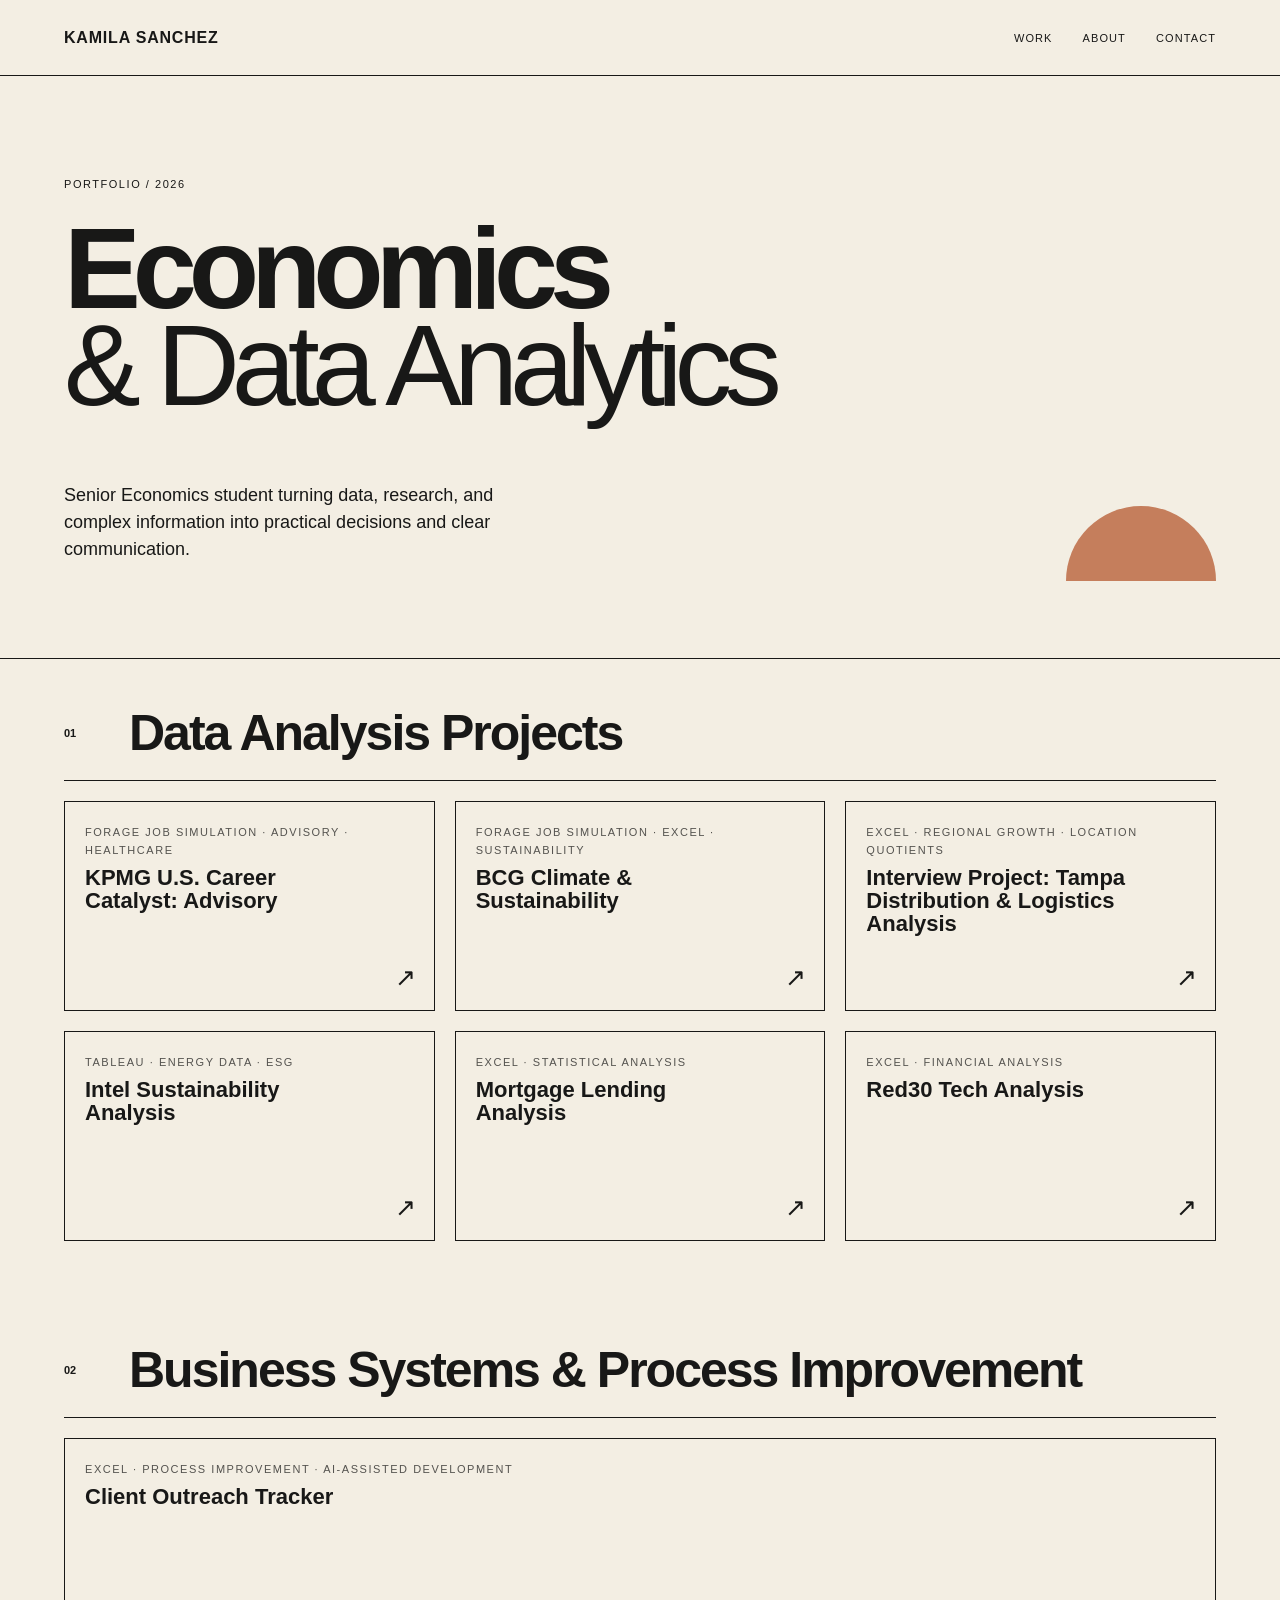
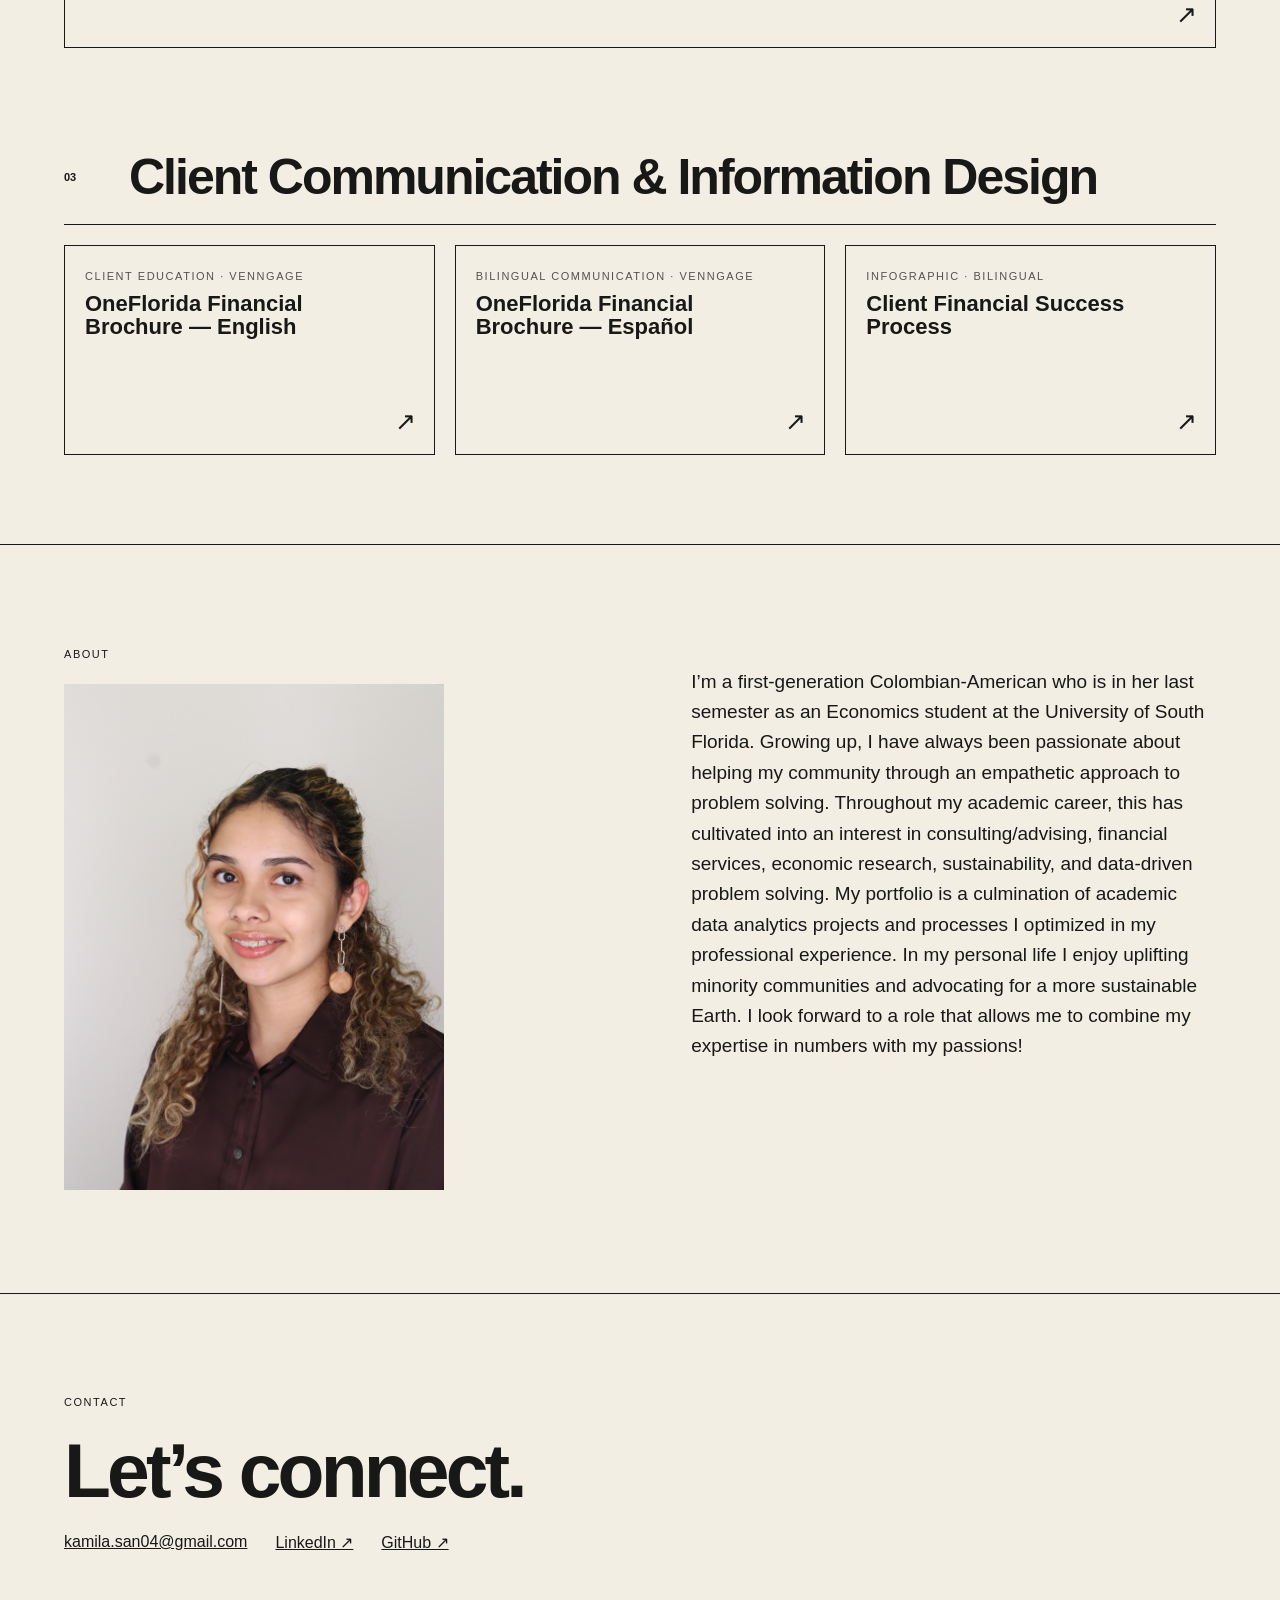
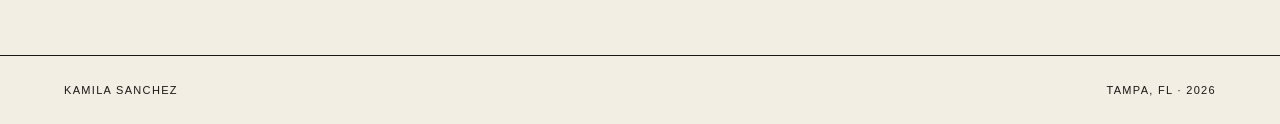
<file: index.html>
<!doctype html><html lang="en"><head><meta charset="utf-8"><meta name="viewport" content="width=device-width,initial-scale=1"><meta name="description" content="Kamila Sanchez — Economics, data analytics, business systems, and client communication portfolio."><title>Kamila Sanchez | Portfolio</title><link rel="stylesheet" href="styles.css"></head><body>
<header><a class="brand" href="#top">KAMILA SANCHEZ</a><nav><a href="#work">Work</a><a href="#about">About</a><a href="#contact">Contact</a></nav></header>
<main id="top"><section class="hero"><div class="eyebrow">PORTFOLIO / 2026</div><h1>Economics<br><span>&amp; Data Analytics</span></h1><div class="hero-foot"><p>Senior Economics student turning data, research, and complex information into practical decisions and clear communication.</p><i></i></div></section>
<section id="work" class="work">
<div class="heading"><b>01</b><h2>Data Analysis Projects</h2></div><div class="grid three">
<article class="card clay"><small>10</small><div><em>FORAGE JOB SIMULATION · ADVISORY · HEALTHCARE</em><h3>KPMG U.S. Career Catalyst: Advisory </h3></div><a class="project-arrow" href="kpmg-advisory.html" aria-label="View KPMG advisory simulation">↗</a></article>
<article class="card cream"><small>09</small><div><em>FORAGE JOB SIMULATION · EXCEL · SUSTAINABILITY</em><h3>BCG Climate &amp; Sustainability</h3></div><a class="project-arrow" href="bcg-sustainability.html" aria-label="View BCG Climate and Sustainability Job Simulation">↗</a></article>
<article class="card sage"><small>08</small><div><em>EXCEL · REGIONAL GROWTH · LOCATION QUOTIENTS</em><h3>Interview Project: Tampa Distribution &amp; Logistics Analysis</h3></div><a class="project-arrow" href="tampa-edc.html" aria-label="View Tampa Distribution and Logistics Analysis">↗</a></article>
<article class="card olive"><small>01</small><div class="art bars"></div><div><em>TABLEAU · ENERGY DATA · ESG</em><h3>Intel Sustainability Analysis</h3></div><a class="project-arrow" href="intel.html" aria-label="View Intel Sustainability Analysis">↗</a></article>
<article class="card clay"><small>02</small><div class="art ring"></div><div><em>EXCEL · STATISTICAL ANALYSIS</em><h3>Mortgage Lending Analysis</h3></div><a class="project-arrow" href="mortgage.html" aria-label="View Mortgage Lending Analysis">↗</a></article>
<article class="card cream"><small>03</small><div class="art slash"></div><div><em>EXCEL · FINANCIAL ANALYSIS</em><h3>Red30 Tech Analysis</h3></div><a class="project-arrow" href="red30.html" aria-label="View Red30 Tech Analysis">↗</a></article></div>
<div class="heading sub"><b>02</b><h2>Business Systems &amp; Process Improvement</h2></div><div class="grid"><article class="card sage wide"><small>04</small><div class="art flow"></div><div><em>EXCEL · PROCESS IMPROVEMENT · AI-ASSISTED DEVELOPMENT</em><h3>Client Outreach Tracker</h3></div><a class="project-arrow" href="tracker.html" aria-label="View Client Outreach Tracker">↗</a></article></div>
<div class="heading sub"><b>03</b><h2>Client Communication &amp; Information Design</h2></div><div class="grid three">
<article class="card cream"><small>05</small><div class="art pages"></div><div><em>CLIENT EDUCATION · VENNGAGE</em><h3>OneFlorida Financial Brochure — English</h3></div><a class="project-arrow" href="brochure-en.html" aria-label="View English OneFlorida brochure">↗</a></article>
<article class="card clay"><small>06</small><div class="art pages"></div><div><em>BILINGUAL COMMUNICATION · VENNGAGE</em><h3>OneFlorida Financial Brochure — Español</h3></div><a class="project-arrow" href="brochure-es.html" aria-label="View Spanish OneFlorida brochure">↗</a></article>
<article class="card olive"><small>07</small><div class="art steps"></div><div><em>INFOGRAPHIC · BILINGUAL</em><h3>Client Financial Success Process</h3></div><a class="project-arrow" href="roadmap.html" aria-label="View Client Financial Success Process">↗</a></article></div></section>
<section id="about" class="about"><div><div class="eyebrow">ABOUT</div><img class="about-headshot" src="assets/kamila-headshot.jpg" alt="Kamila Sanchez" width="1368" height="1824" loading="lazy"></div><p>I’m a first-generation Colombian-American who is in her last semester as an Economics student at the University of South Florida. Growing up, I have always been passionate about helping my community through an empathetic approach to problem solving. Throughout my academic career, this has cultivated into an interest in consulting/advising, financial services, economic research, sustainability, and data-driven problem solving. My portfolio is a culmination of academic data analytics projects and processes I optimized in my professional experience. In my personal life I enjoy uplifting minority communities and advocating for a more sustainable Earth. I look forward to a role that allows me to combine my expertise in numbers with my passions!</p></section>
<section id="contact" class="contact"><div class="eyebrow">CONTACT</div><h2>Let’s connect.</h2><div class="links"><a href="mailto:kamila.san04@gmail.com">kamila.san04@gmail.com</a><a href="https://www.linkedin.com/in/kamilasanchez" target="_blank" rel="noopener">LinkedIn ↗</a><a href="https://github.com/Kamilasan04" target="_blank" rel="noopener">GitHub ↗</a></div></section></main>
<footer><span>KAMILA SANCHEZ</span><span>TAMPA, FL · 2026</span></footer><dialog id="modal"><button class="close">×</button><div id="detail"></div></dialog><script src="script.js"></script></body></html>
</file>
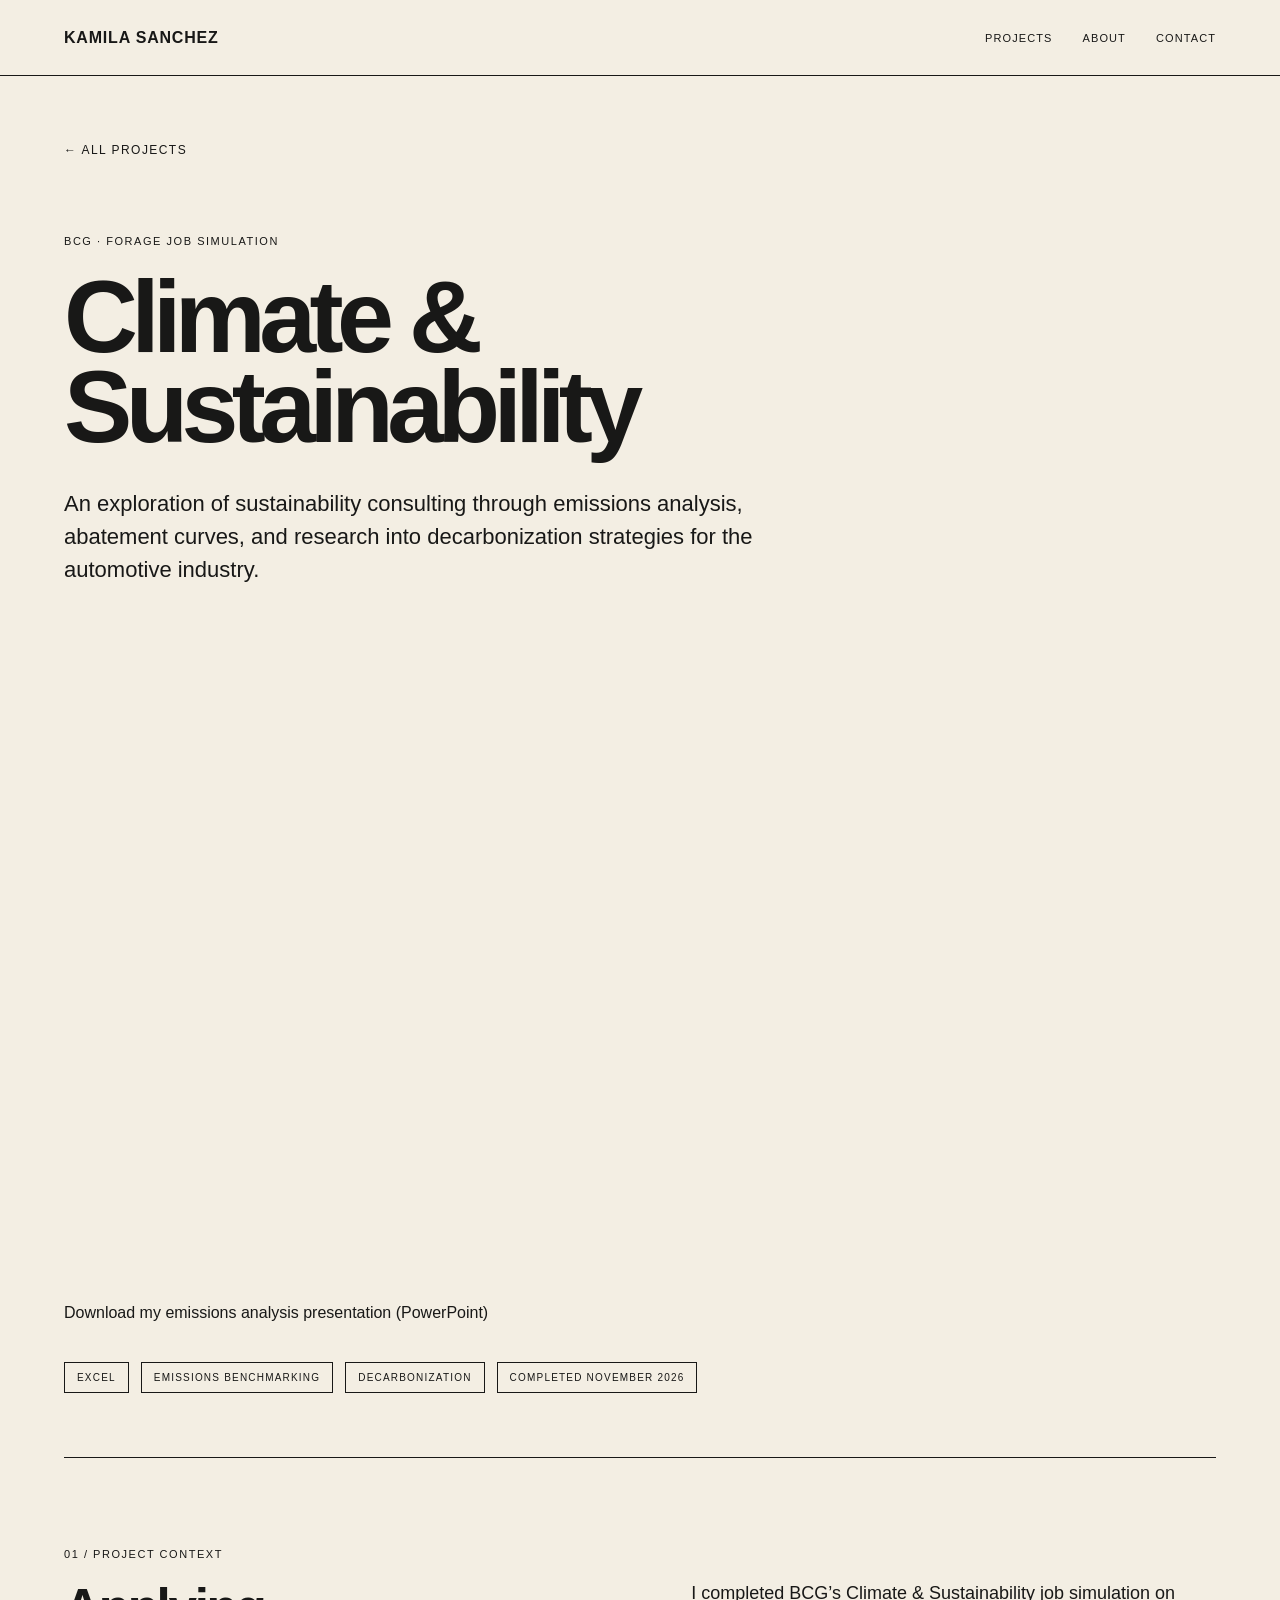
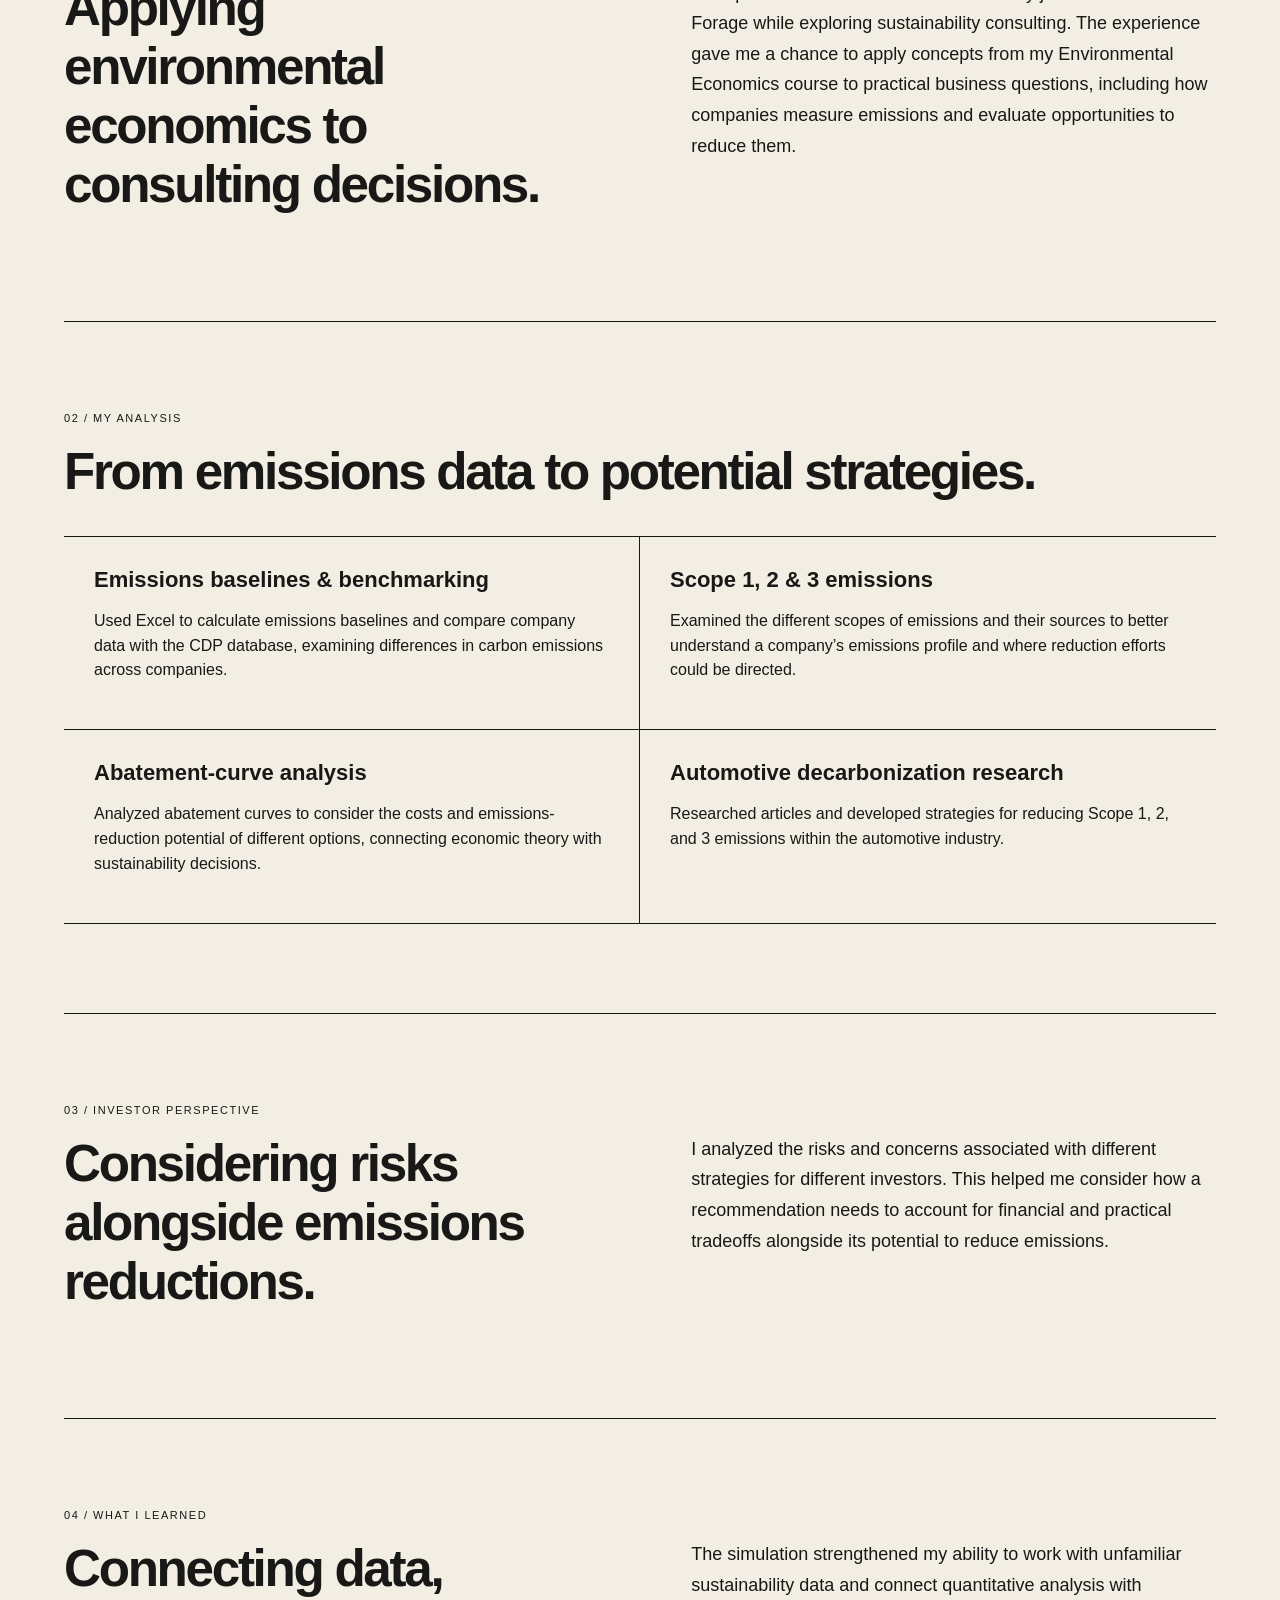
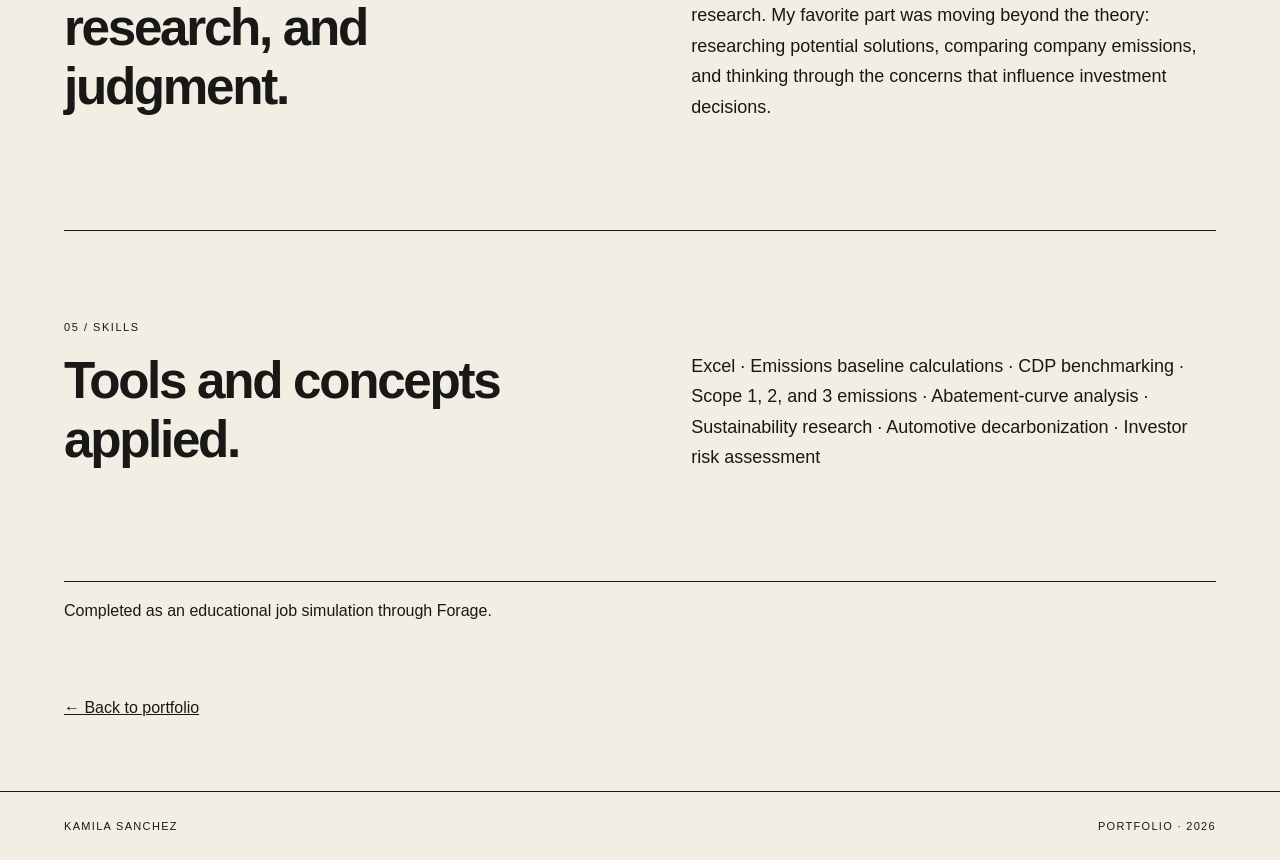
<file: bcg-sustainability.html>
<!doctype html>
<html lang="en">
<head><meta charset="utf-8"><meta name="viewport" content="width=device-width,initial-scale=1"><meta name="description" content="Kamila Sanchez's BCG Climate & Sustainability job simulation on Forage: emissions benchmarking, abatement analysis, and automotive decarbonization strategies."><title>BCG Climate &amp; Sustainability Job Simulation | Kamila Sanchez</title><link rel="stylesheet" href="styles.css"></head>
<body>
<header><a class="brand" href="index.html">KAMILA SANCHEZ</a><nav><a href="index.html#work">Projects</a><a href="index.html#about">About</a><a href="index.html#contact">Contact</a></nav></header>
<main class="case"><a class="back" href="index.html#work">← All projects</a>
<section class="case-hero"><div class="eyebrow">BCG · FORAGE JOB SIMULATION</div><h1>Climate &amp;<br>Sustainability</h1><p class="case-lead">An exploration of sustainability consulting through emissions analysis, abatement curves, and research into decarbonization strategies for the automotive industry.</p><iframe title="Fast Cars emissions analysis and recommendations, three-slide presentation" src="https://view.officeapps.live.com/op/embed.aspx?src=https%3A%2F%2Fkamilasan04.github.io%2Fassets%2Fbcg-fast-cars-analysis.pptx" style="display:block;width:100%;height:clamp(320px,56vw,680px);border:0" allowfullscreen></iframe><p><a href="assets/bcg-fast-cars-analysis.pptx" download>Download my emissions analysis presentation (PowerPoint)</a></p><div class="case-meta"><span>EXCEL</span><span>EMISSIONS BENCHMARKING</span><span>DECARBONIZATION</span><span>COMPLETED NOVEMBER 2026</span></div></section>
<section class="case-grid"><div><div class="eyebrow">01 / PROJECT CONTEXT</div><h2>Applying environmental economics to consulting decisions.</h2></div><p>I completed BCG’s Climate &amp; Sustainability job simulation on Forage while exploring sustainability consulting. The experience gave me a chance to apply concepts from my Environmental Economics course to practical business questions, including how companies measure emissions and evaluate opportunities to reduce them.</p></section>
<section class="case-panel"><div class="eyebrow">02 / MY ANALYSIS</div><h2>From emissions data to potential strategies.</h2><div class="analysis-list">
<div><b>Emissions baselines &amp; benchmarking</b><p>Used Excel to calculate emissions baselines and compare company data with the CDP database, examining differences in carbon emissions across companies.</p></div>
<div><b>Scope 1, 2 &amp; 3 emissions</b><p>Examined the different scopes of emissions and their sources to better understand a company’s emissions profile and where reduction efforts could be directed.</p></div>
<div><b>Abatement-curve analysis</b><p>Analyzed abatement curves to consider the costs and emissions-reduction potential of different options, connecting economic theory with sustainability decisions.</p></div>
<div><b>Automotive decarbonization research</b><p>Researched articles and developed strategies for reducing Scope 1, 2, and 3 emissions within the automotive industry.</p></div>
</div></section>
<section class="case-grid"><div><div class="eyebrow">03 / INVESTOR PERSPECTIVE</div><h2>Considering risks alongside emissions reductions.</h2></div><p>I analyzed the risks and concerns associated with different strategies for different investors. This helped me consider how a recommendation needs to account for financial and practical tradeoffs alongside its potential to reduce emissions.</p></section>
<section class="case-grid"><div><div class="eyebrow">04 / WHAT I LEARNED</div><h2>Connecting data, research, and judgment.</h2></div><p>The simulation strengthened my ability to work with unfamiliar sustainability data and connect quantitative analysis with research. My favorite part was moving beyond the theory: researching potential solutions, comparing company emissions, and thinking through the concerns that influence investment decisions.</p></section>
<section class="case-grid"><div><div class="eyebrow">05 / SKILLS</div><h2>Tools and concepts applied.</h2></div><p>Excel · Emissions baseline calculations · CDP benchmarking · Scope 1, 2, and 3 emissions · Abatement-curve analysis · Sustainability research · Automotive decarbonization · Investor risk assessment</p></section>
<p class="case-note">Completed as an educational job simulation through Forage.</p>
<div class="case-next"><a href="index.html#work">← Back to portfolio</a></div></main>
<footer><span>KAMILA SANCHEZ</span><span>PORTFOLIO · 2026</span></footer>
</body></html>
</file>
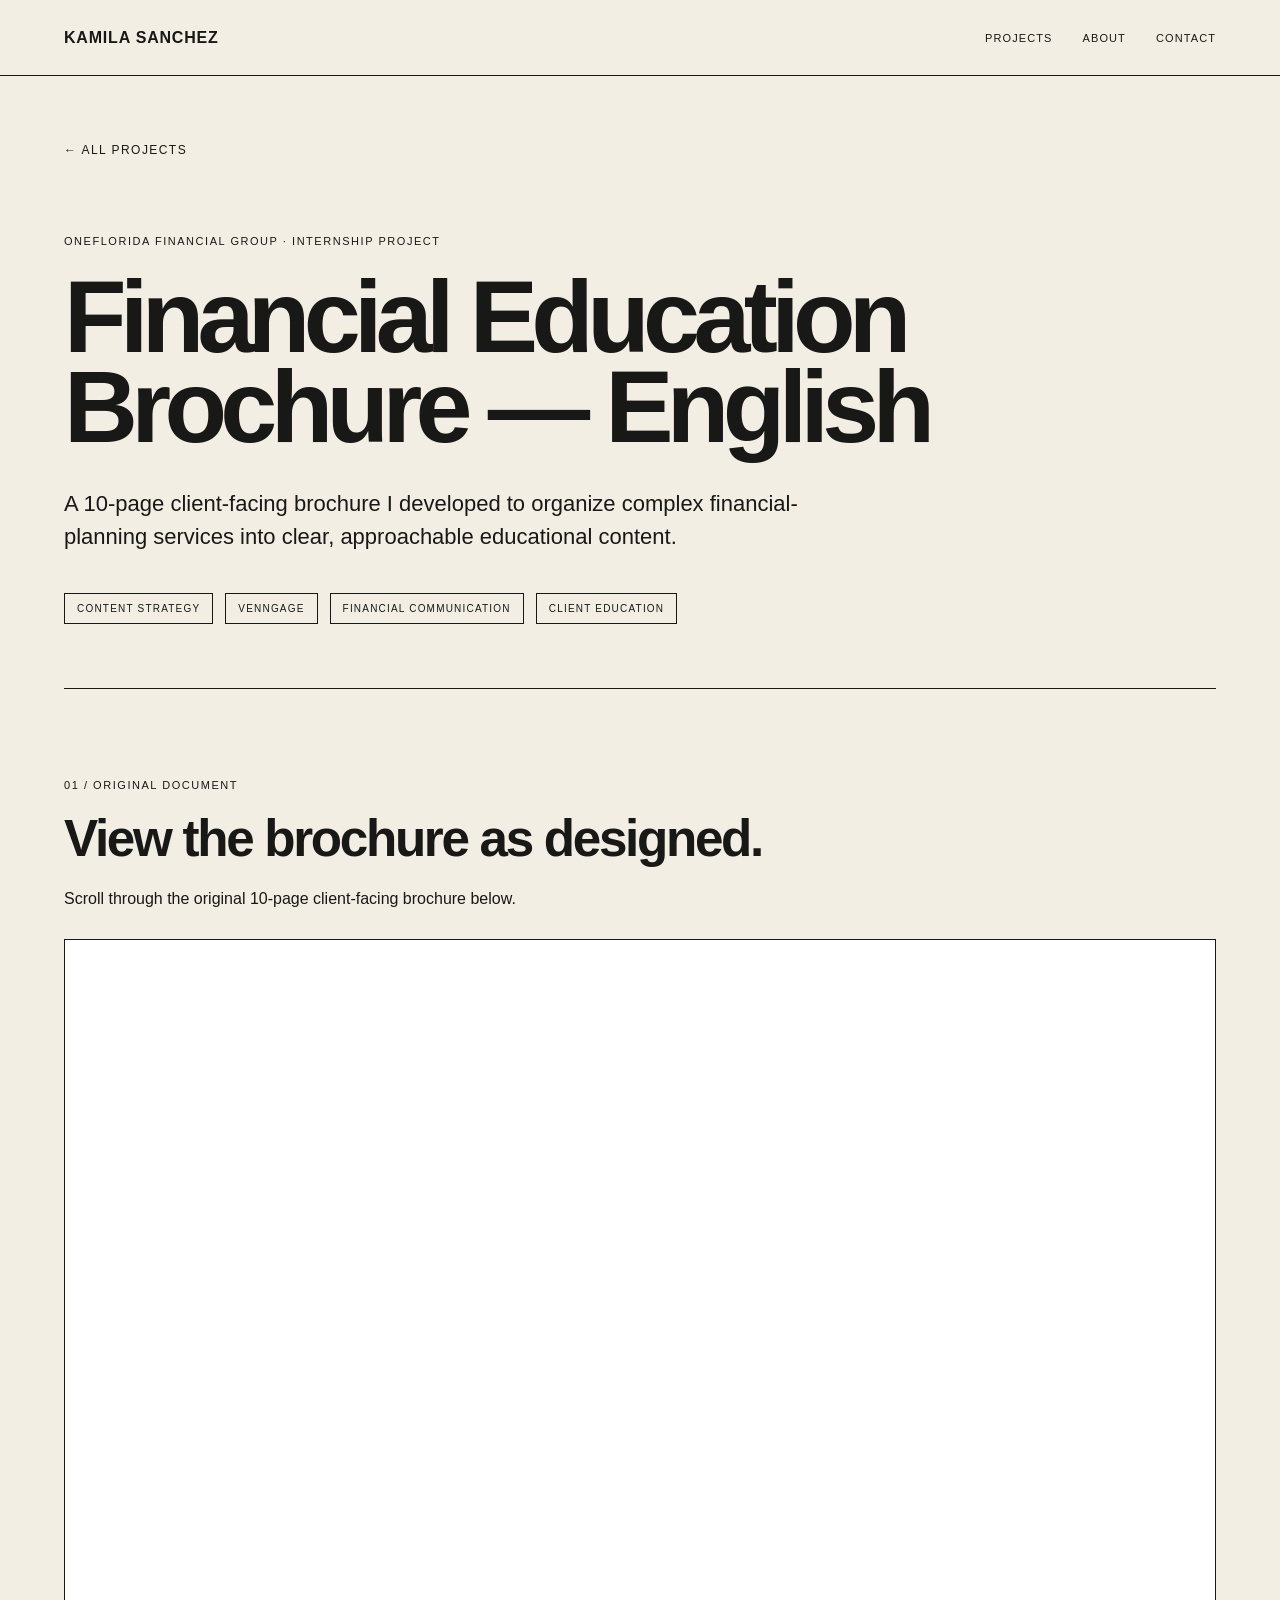
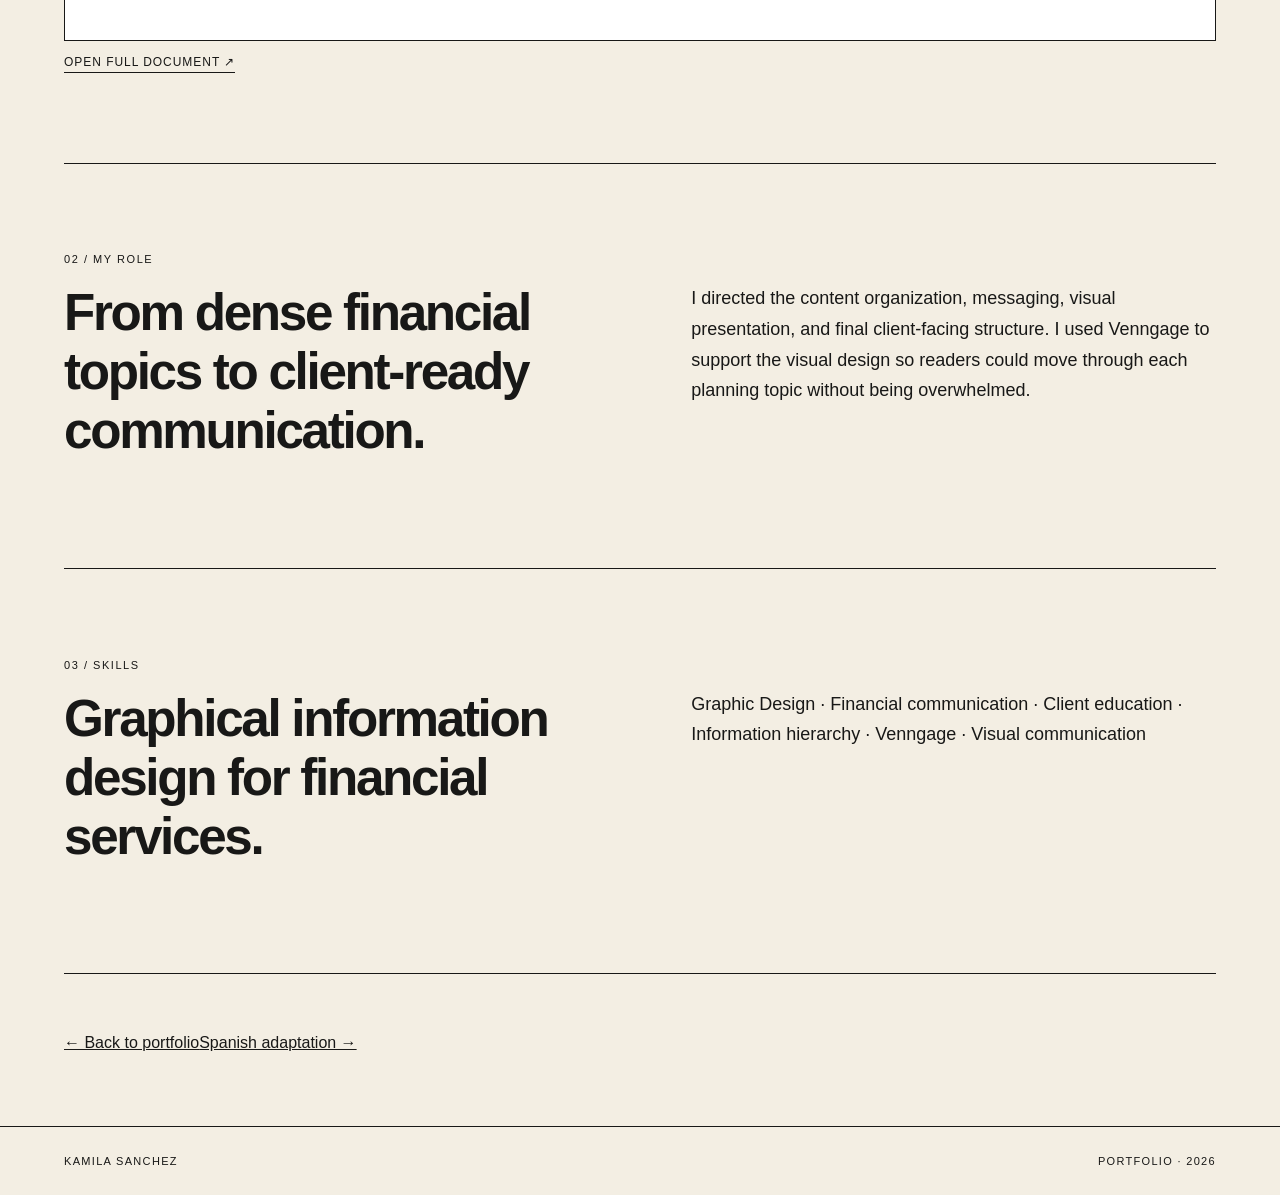
<file: brochure-en.html>
<!doctype html><html lang="en"><head><meta charset="utf-8"><meta name="viewport" content="width=device-width,initial-scale=1"><title>OneFlorida Financial Brochure | Kamila Sanchez</title><link rel="stylesheet" href="styles.css"></head><body><header><a class="brand" href="index.html">KAMILA SANCHEZ</a><nav><a href="index.html#work">Projects</a><a href="index.html#about">About</a><a href="index.html#contact">Contact</a></nav></header><main class="case"><a class="back" href="index.html#work">← All projects</a><section class="case-hero"><div class="eyebrow">ONEFLORIDA FINANCIAL GROUP · INTERNSHIP PROJECT</div><h1>Financial Education<br>Brochure — English</h1><p class="case-lead">A 10-page client-facing brochure I developed to organize complex financial-planning services into clear, approachable educational content.</p><div class="case-meta"><span>CONTENT STRATEGY</span><span>VENNGAGE</span><span>FINANCIAL COMMUNICATION</span><span>CLIENT EDUCATION</span></div></section><section class="case-panel"><div class="eyebrow">01 / ORIGINAL DOCUMENT</div><h2>View the brochure as designed.</h2><p class="case-note">Scroll through the original 10-page client-facing brochure below.</p><div class="pdf-frame"><iframe src="assets/oneflorida/OneFlorida%20Financial%20Brochure.pdf#view=FitH" title="OneFlorida Financial Brochure"></iframe></div><a class="doc-open" href="assets/oneflorida/OneFlorida%20Financial%20Brochure.pdf" target="_blank">Open full document ↗</a></section><section class="case-grid"><div><div class="eyebrow">02 / MY ROLE</div><h2>From dense financial topics to client-ready communication.</h2></div><p>I directed the content organization, messaging, visual presentation, and final client-facing structure. I used Venngage to support the visual design so readers could move through each planning topic without being overwhelmed.</p></section><section class="case-grid"><div><div class="eyebrow">03 / SKILLS</div><h2>Graphical information design for financial services.</h2></div><p>Graphic Design · Financial communication · Client education · Information hierarchy · Venngage · Visual communication</p></section><div class="case-next"><a href="index.html#work">← Back to portfolio</a><a href="brochure-es.html">Spanish adaptation →</a></div></main><footer><span>KAMILA SANCHEZ</span><span>PORTFOLIO · 2026</span></footer></body></html>
</file>
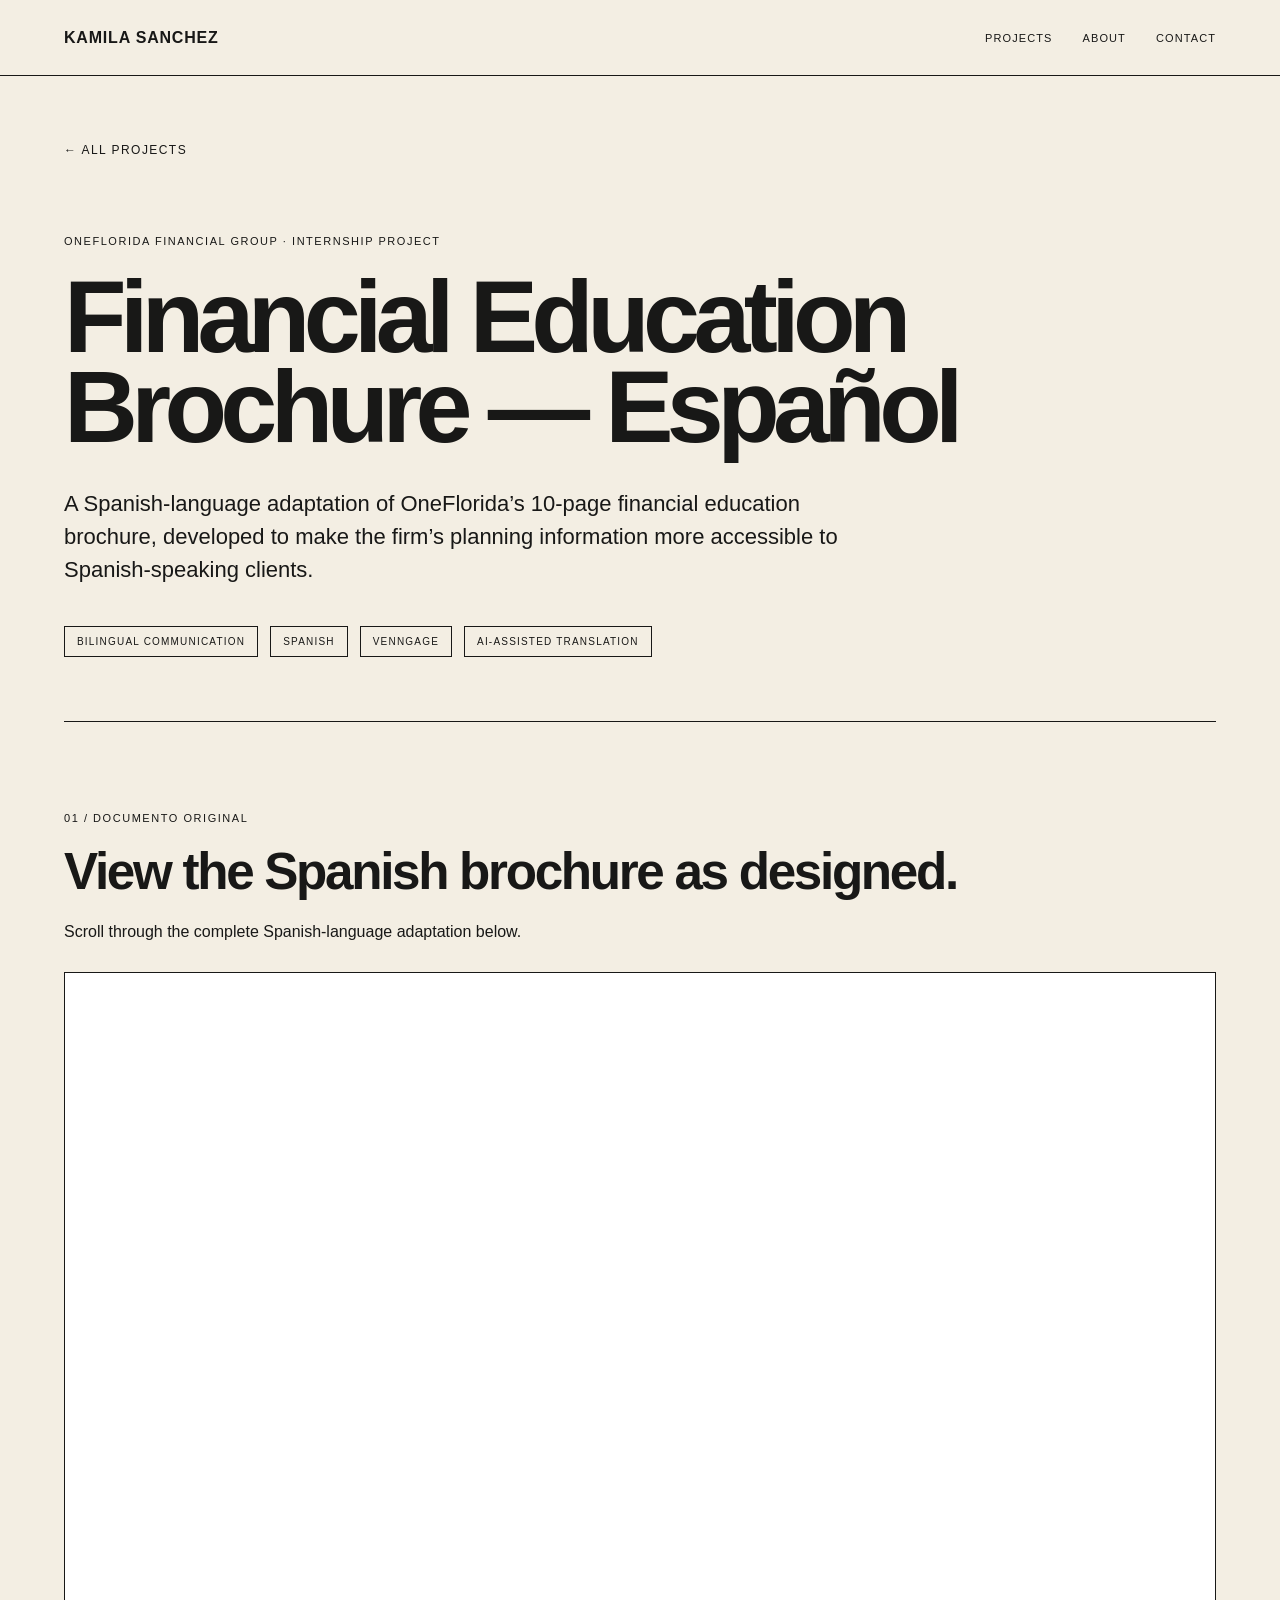
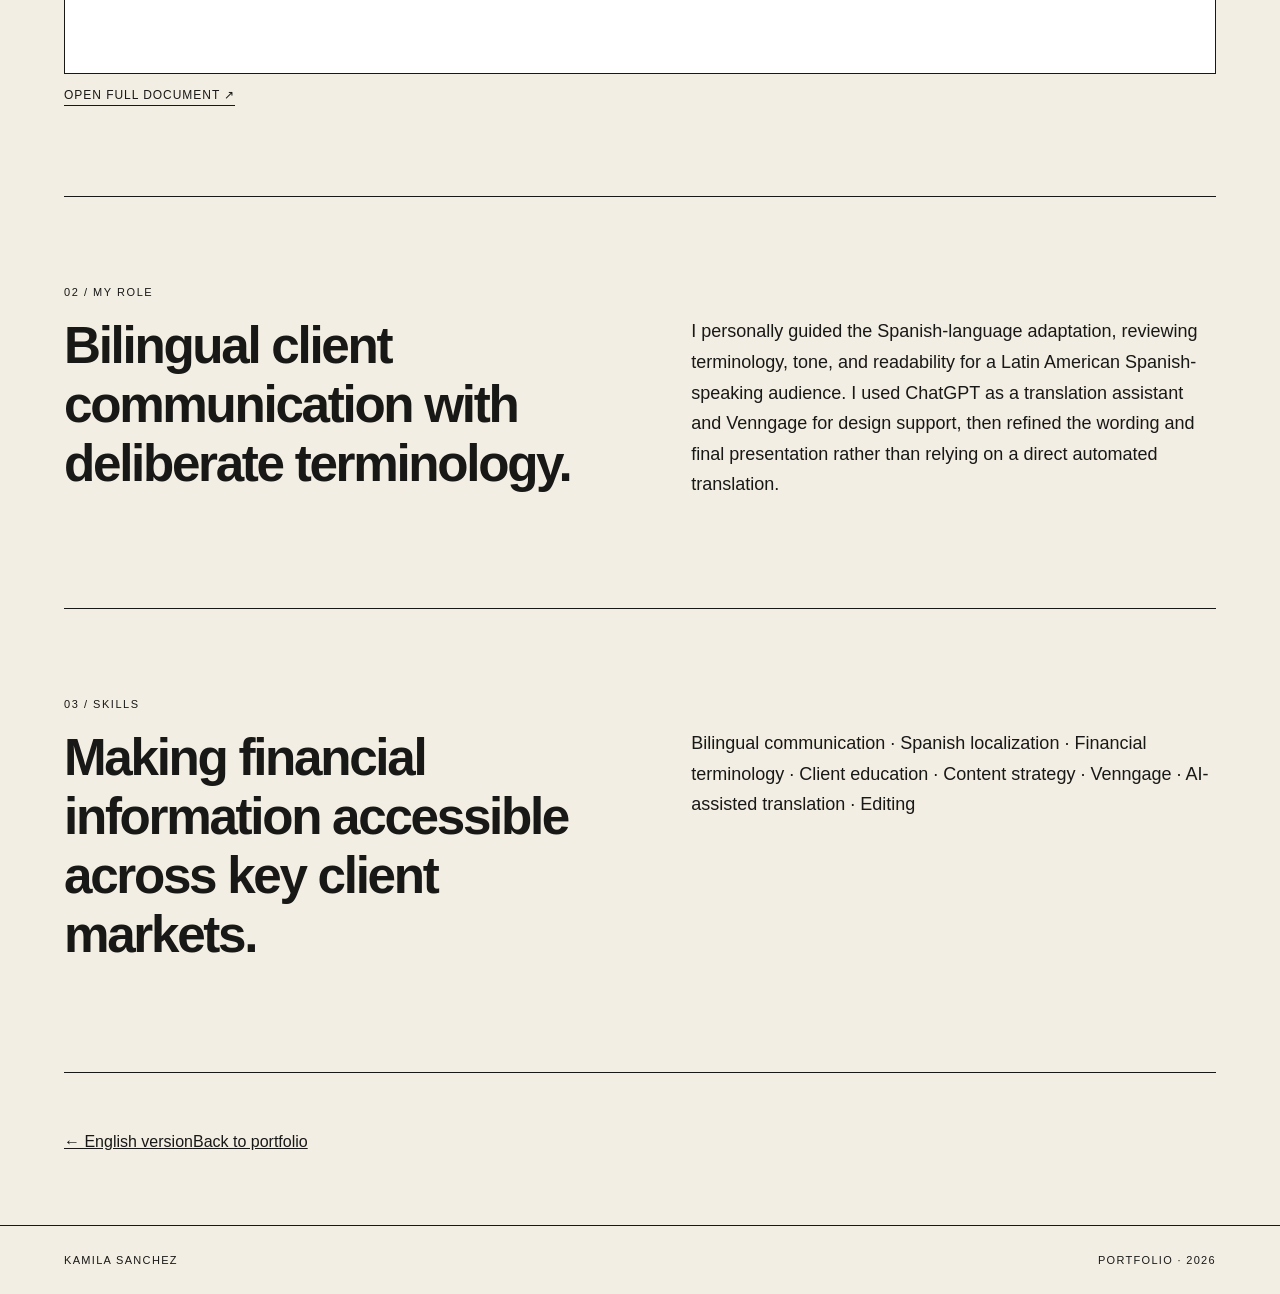
<file: brochure-es.html>
<!doctype html><html lang="en"><head><meta charset="utf-8"><meta name="viewport" content="width=device-width,initial-scale=1"><title>OneFlorida Spanish Brochure | Kamila Sanchez</title><link rel="stylesheet" href="styles.css"></head><body><header><a class="brand" href="index.html">KAMILA SANCHEZ</a><nav><a href="index.html#work">Projects</a><a href="index.html#about">About</a><a href="index.html#contact">Contact</a></nav></header><main class="case"><a class="back" href="index.html#work">← All projects</a><section class="case-hero"><div class="eyebrow">ONEFLORIDA FINANCIAL GROUP · INTERNSHIP PROJECT</div><h1>Financial Education<br>Brochure — Español</h1><p class="case-lead">A Spanish-language adaptation of OneFlorida’s 10-page financial education brochure, developed to make the firm’s planning information more accessible to Spanish-speaking clients.</p><div class="case-meta"><span>BILINGUAL COMMUNICATION</span><span>SPANISH</span><span>VENNGAGE</span><span>AI-ASSISTED TRANSLATION</span></div></section><section class="case-panel"><div class="eyebrow">01 / DOCUMENTO ORIGINAL</div><h2>View the Spanish brochure as designed.</h2><p class="case-note">Scroll through the complete Spanish-language adaptation below.</p><div class="pdf-frame"><iframe src="assets/oneflorida/Folleto%20OneFlorida%20Financial.pdf#view=FitH" title="Folleto OneFlorida Financial"></iframe></div><a class="doc-open" href="assets/oneflorida/Folleto%20OneFlorida%20Financial.pdf" target="_blank">Open full document ↗</a></section><section class="case-grid"><div><div class="eyebrow">02 / MY ROLE</div><h2>Bilingual client communication with deliberate terminology.</h2></div><p>I personally guided the Spanish-language adaptation, reviewing terminology, tone, and readability for a Latin American Spanish-speaking audience. I used ChatGPT as a translation assistant and Venngage for design support, then refined the wording and final presentation rather than relying on a direct automated translation.</p></section><section class="case-grid"><div><div class="eyebrow">03 / SKILLS</div><h2>Making financial information accessible across key client markets.</h2></div><p>Bilingual communication · Spanish localization · Financial terminology · Client education · Content strategy · Venngage · AI-assisted translation · Editing</p></section><div class="case-next"><a href="brochure-en.html">← English version</a><a href="index.html#work">Back to portfolio</a></div></main><footer><span>KAMILA SANCHEZ</span><span>PORTFOLIO · 2026</span></footer></body></html>
</file>
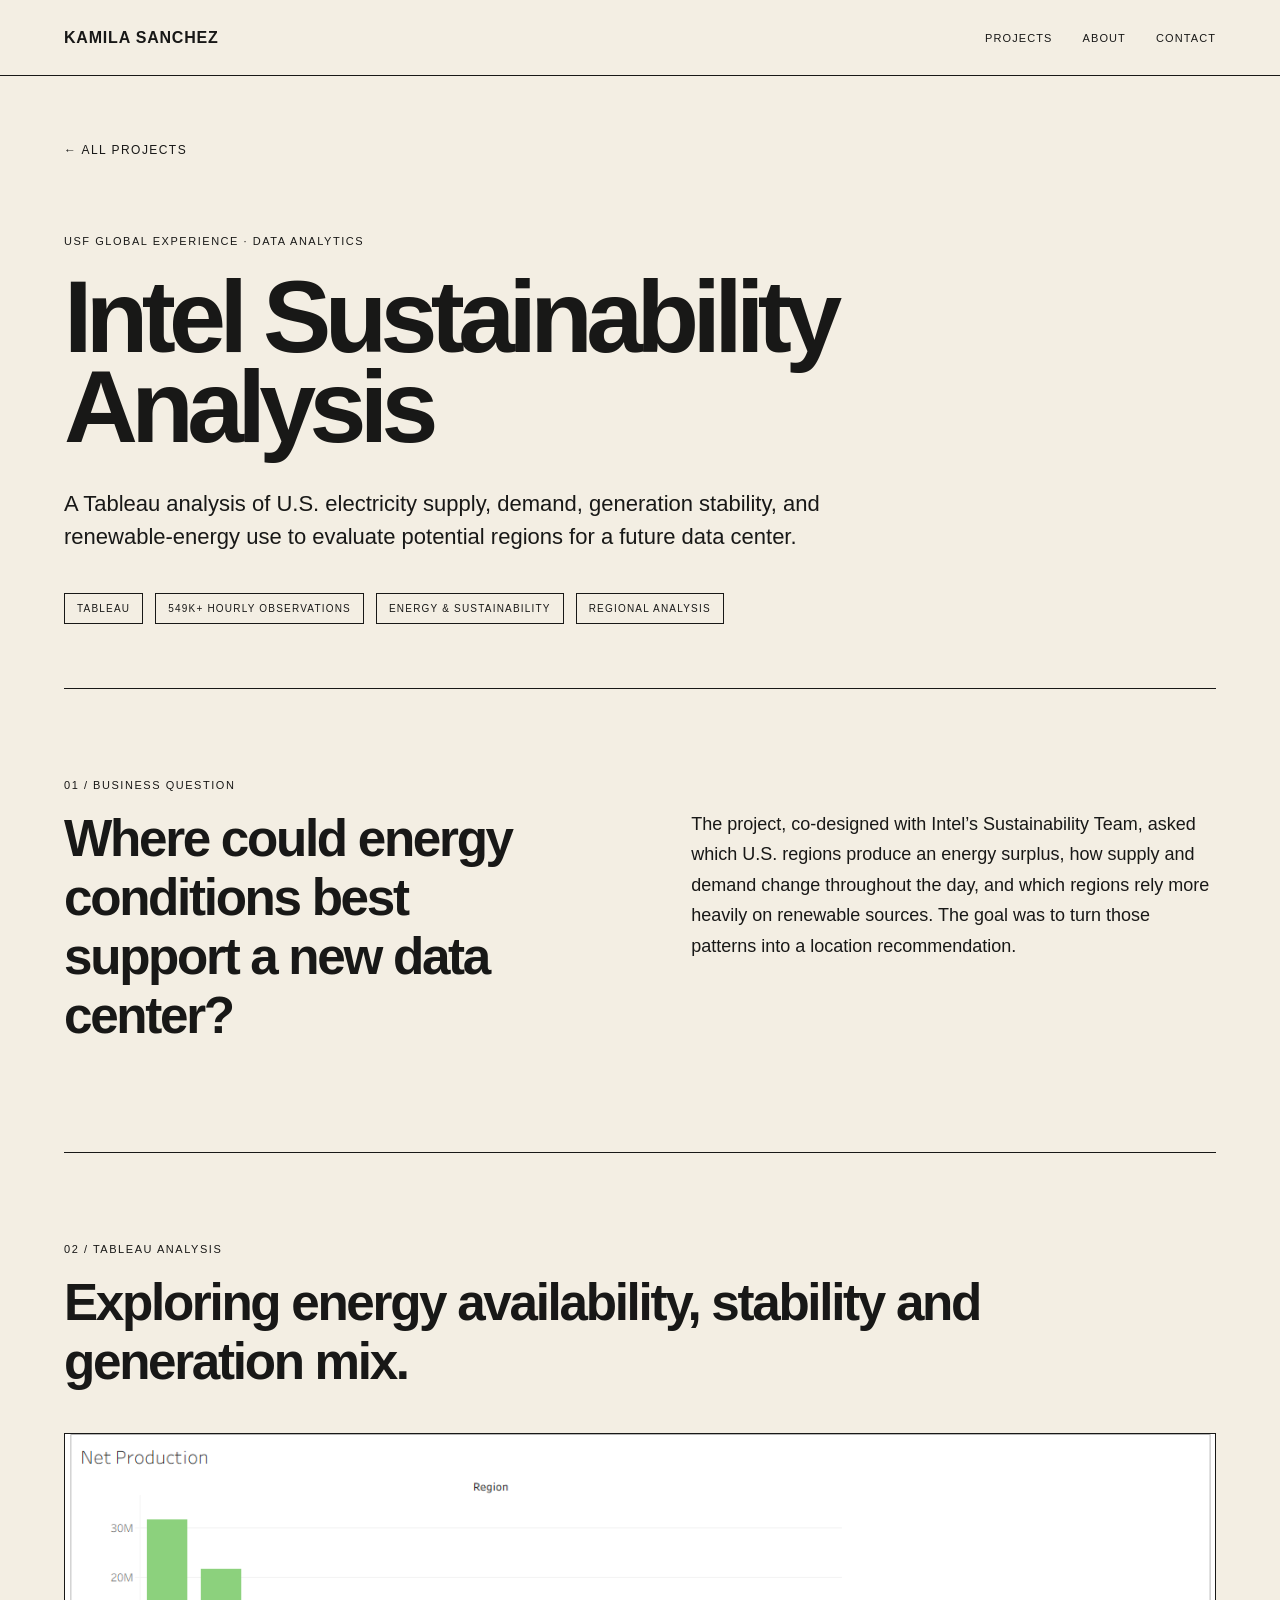
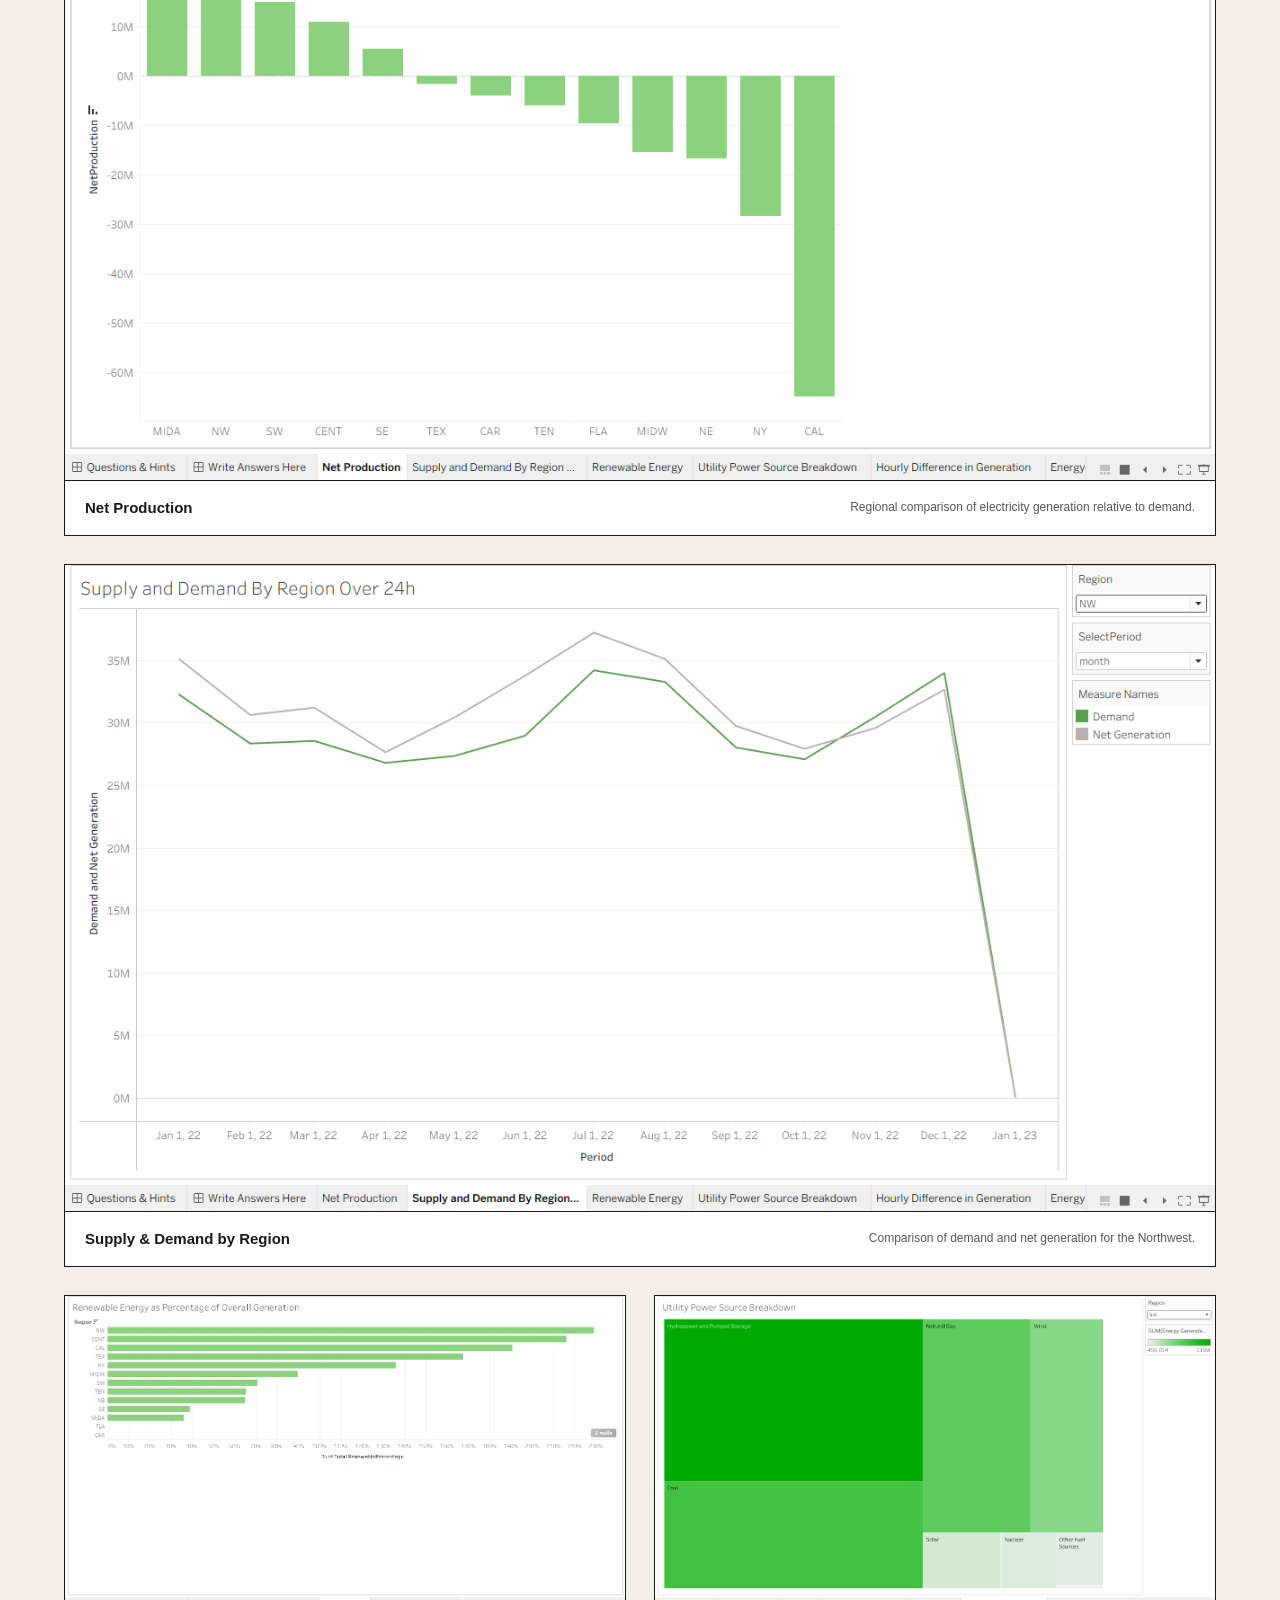
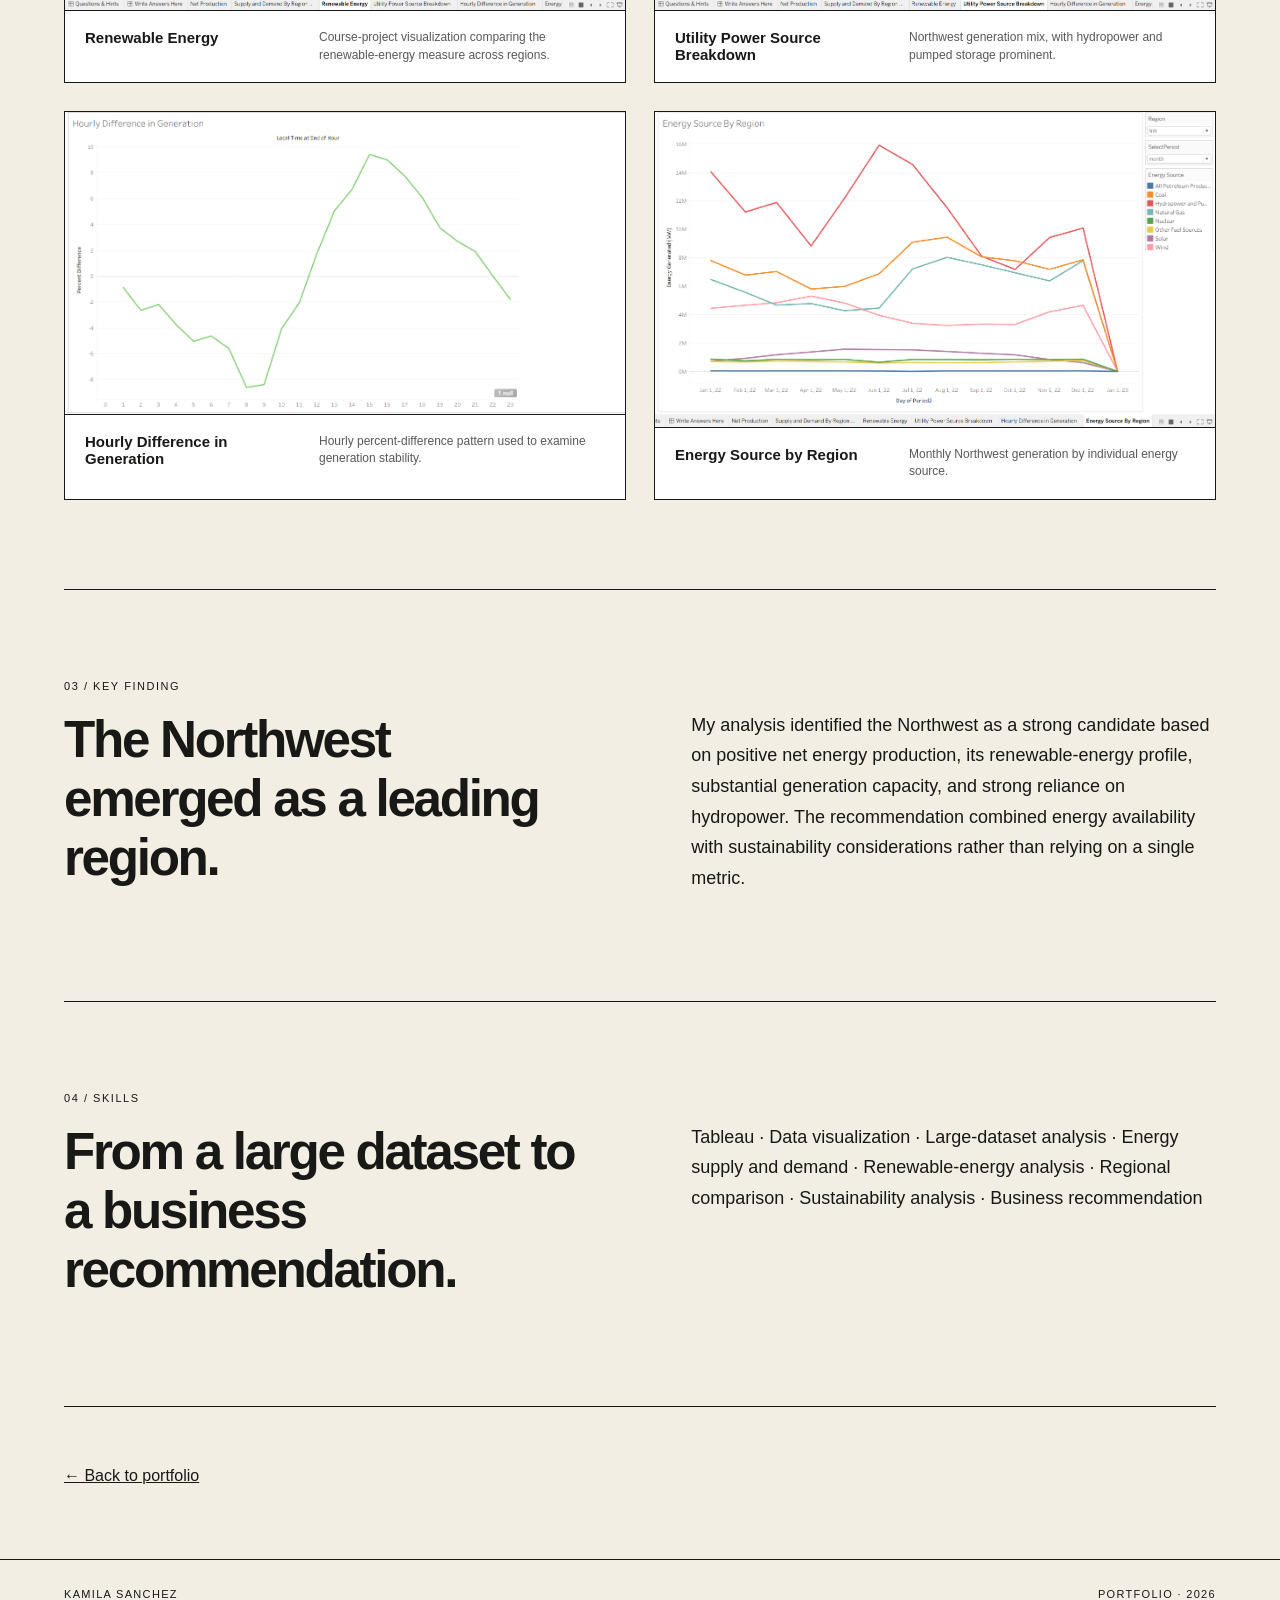
<file: intel.html>
<!doctype html><html lang="en"><head><meta charset="utf-8"><meta name="viewport" content="width=device-width,initial-scale=1"><title>Intel Sustainability Analysis | Kamila Sanchez</title><link rel="stylesheet" href="styles.css"></head><body>
<header><a class="brand" href="index.html">KAMILA SANCHEZ</a><nav><a href="index.html#work">Projects</a><a href="index.html#about">About</a><a href="index.html#contact">Contact</a></nav></header>
<main class="case"><a class="back" href="index.html#work">← All projects</a>
<section class="case-hero"><div class="eyebrow">USF GLOBAL EXPERIENCE · DATA ANALYTICS</div><h1>Intel Sustainability<br>Analysis</h1><p class="case-lead">A Tableau analysis of U.S. electricity supply, demand, generation stability, and renewable-energy use to evaluate potential regions for a future data center.</p><div class="case-meta"><span>TABLEAU</span><span>549K+ HOURLY OBSERVATIONS</span><span>ENERGY & SUSTAINABILITY</span><span>REGIONAL ANALYSIS</span></div></section>
<section class="case-grid"><div><div class="eyebrow">01 / BUSINESS QUESTION</div><h2>Where could energy conditions best support a new data center?</h2></div><p>The project, co-designed with Intel’s Sustainability Team, asked which U.S. regions produce an energy surplus, how supply and demand change throughout the day, and which regions rely more heavily on renewable sources. The goal was to turn those patterns into a location recommendation.</p></section>
<section class="case-panel"><div class="eyebrow">02 / TABLEAU ANALYSIS</div><h2>Exploring energy availability, stability and generation mix.</h2>
<div class="viz-stack">
<figure><img src="assets/intel/Screenshot%202026-09-10%20232356.png" alt="Tableau Net Production chart by U.S. region"><figcaption><b>Net Production</b><span>Regional comparison of electricity generation relative to demand.</span></figcaption></figure>
<figure><img src="assets/intel/Screenshot%202026-09-10%20232425.png" alt="Tableau Supply and Demand by Region over 24 hours chart"><figcaption><b>Supply & Demand by Region</b><span>Comparison of demand and net generation for the Northwest.</span></figcaption></figure>
<figure><img src="assets/intel/Screenshot%202026-09-10%20232437.png" alt="Tableau Renewable Energy as Percentage of Overall Generation chart"><figcaption><b>Renewable Energy</b><span>Course-project visualization comparing the renewable-energy measure across regions.</span></figcaption></figure>
<figure><img src="assets/intel/Screenshot%202026-09-10%20232456.png" alt="Tableau Utility Power Source Breakdown treemap"><figcaption><b>Utility Power Source Breakdown</b><span>Northwest generation mix, with hydropower and pumped storage prominent.</span></figcaption></figure>
<figure><img src="assets/intel/Screenshot%202026-09-10%20232502.png" alt="Tableau Hourly Difference in Generation line chart"><figcaption><b>Hourly Difference in Generation</b><span>Hourly percent-difference pattern used to examine generation stability.</span></figcaption></figure>
<figure><img src="assets/intel/Screenshot%202026-09-10%20232512.png" alt="Tableau Energy Source by Region chart"><figcaption><b>Energy Source by Region</b><span>Monthly Northwest generation by individual energy source.</span></figcaption></figure>
</div></section>
<section class="case-grid finding"><div><div class="eyebrow">03 / KEY FINDING</div><h2>The Northwest emerged as a leading region.</h2></div><p>My analysis identified the Northwest as a strong candidate based on positive net energy production, its renewable-energy profile, substantial generation capacity, and strong reliance on hydropower. The recommendation combined energy availability with sustainability considerations rather than relying on a single metric.</p></section>
<section class="case-grid"><div><div class="eyebrow">04 / SKILLS</div><h2>From a large dataset to a business recommendation.</h2></div><p>Tableau · Data visualization · Large-dataset analysis · Energy supply and demand · Renewable-energy analysis · Regional comparison · Sustainability analysis · Business recommendation</p></section>
<div class="case-next"><a href="index.html#work">← Back to portfolio</a></div></main><footer><span>KAMILA SANCHEZ</span><span>PORTFOLIO · 2026</span></footer></body></html>
</file>
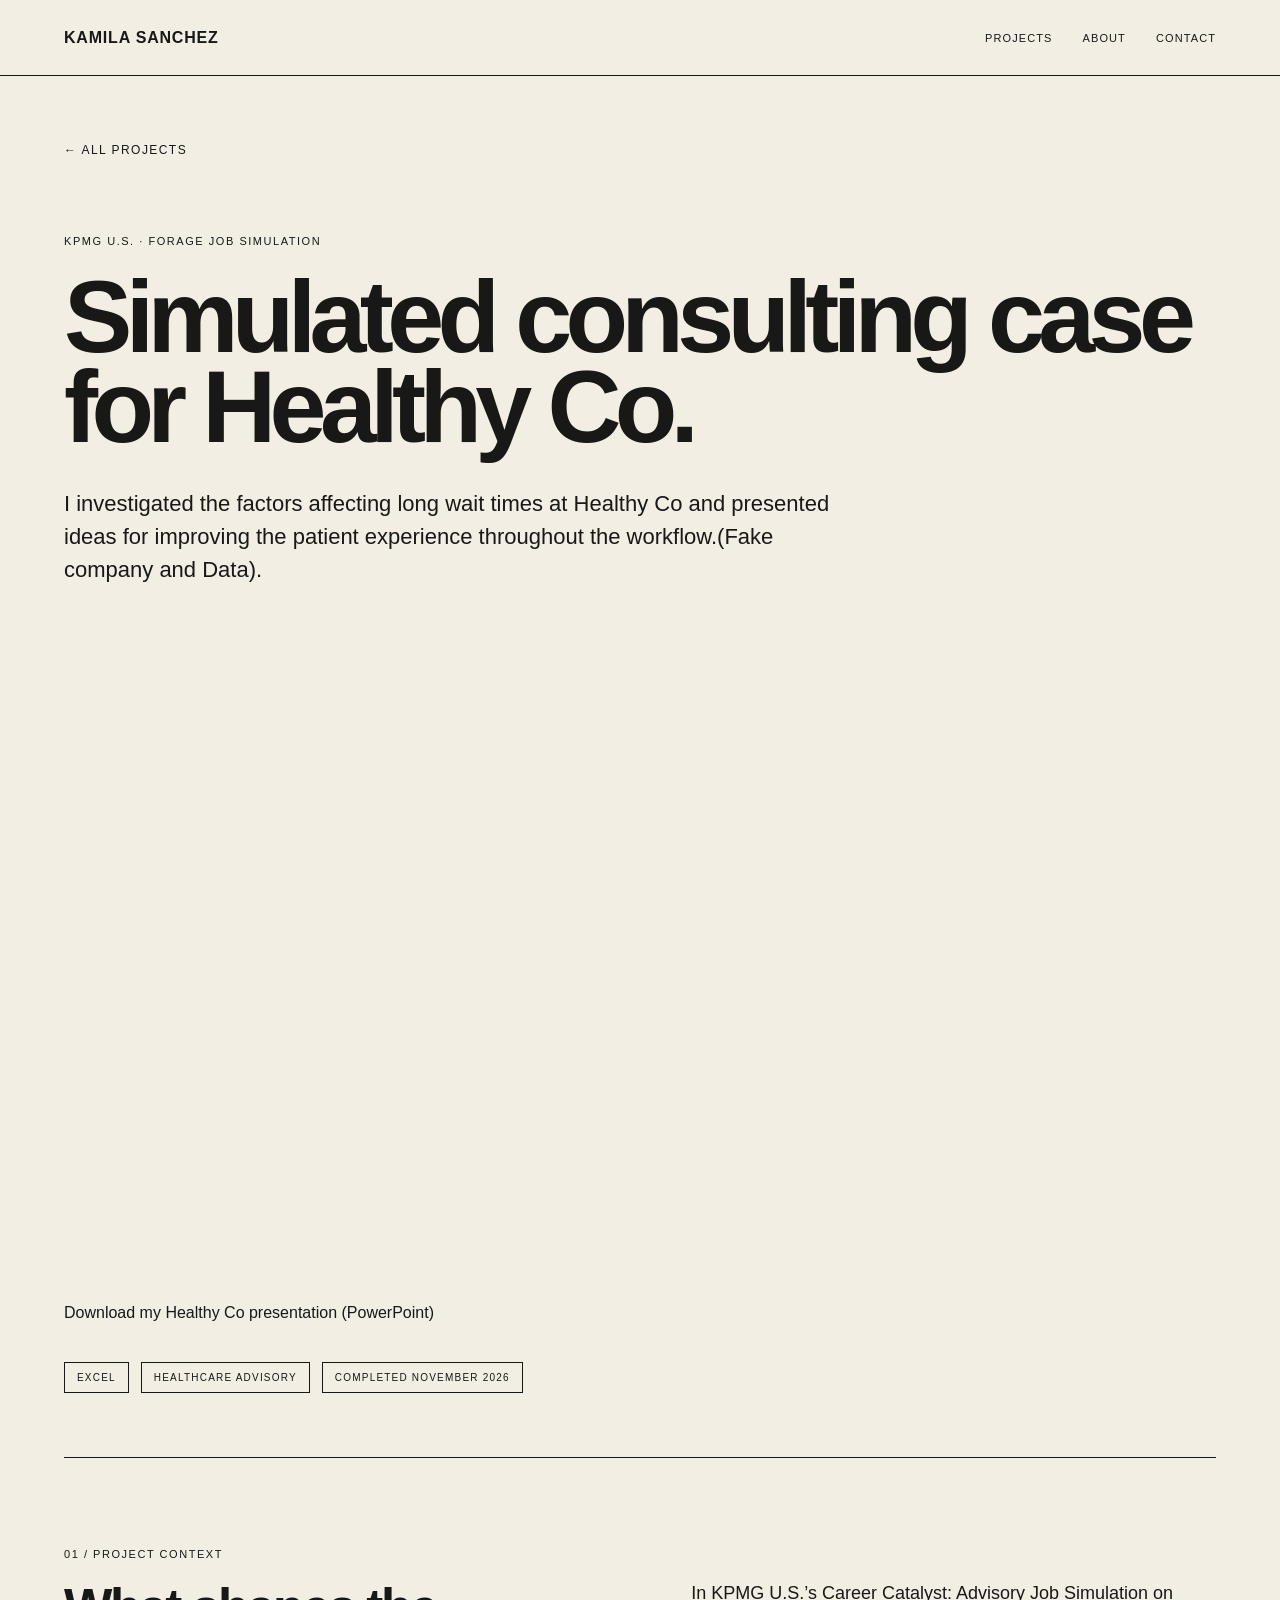
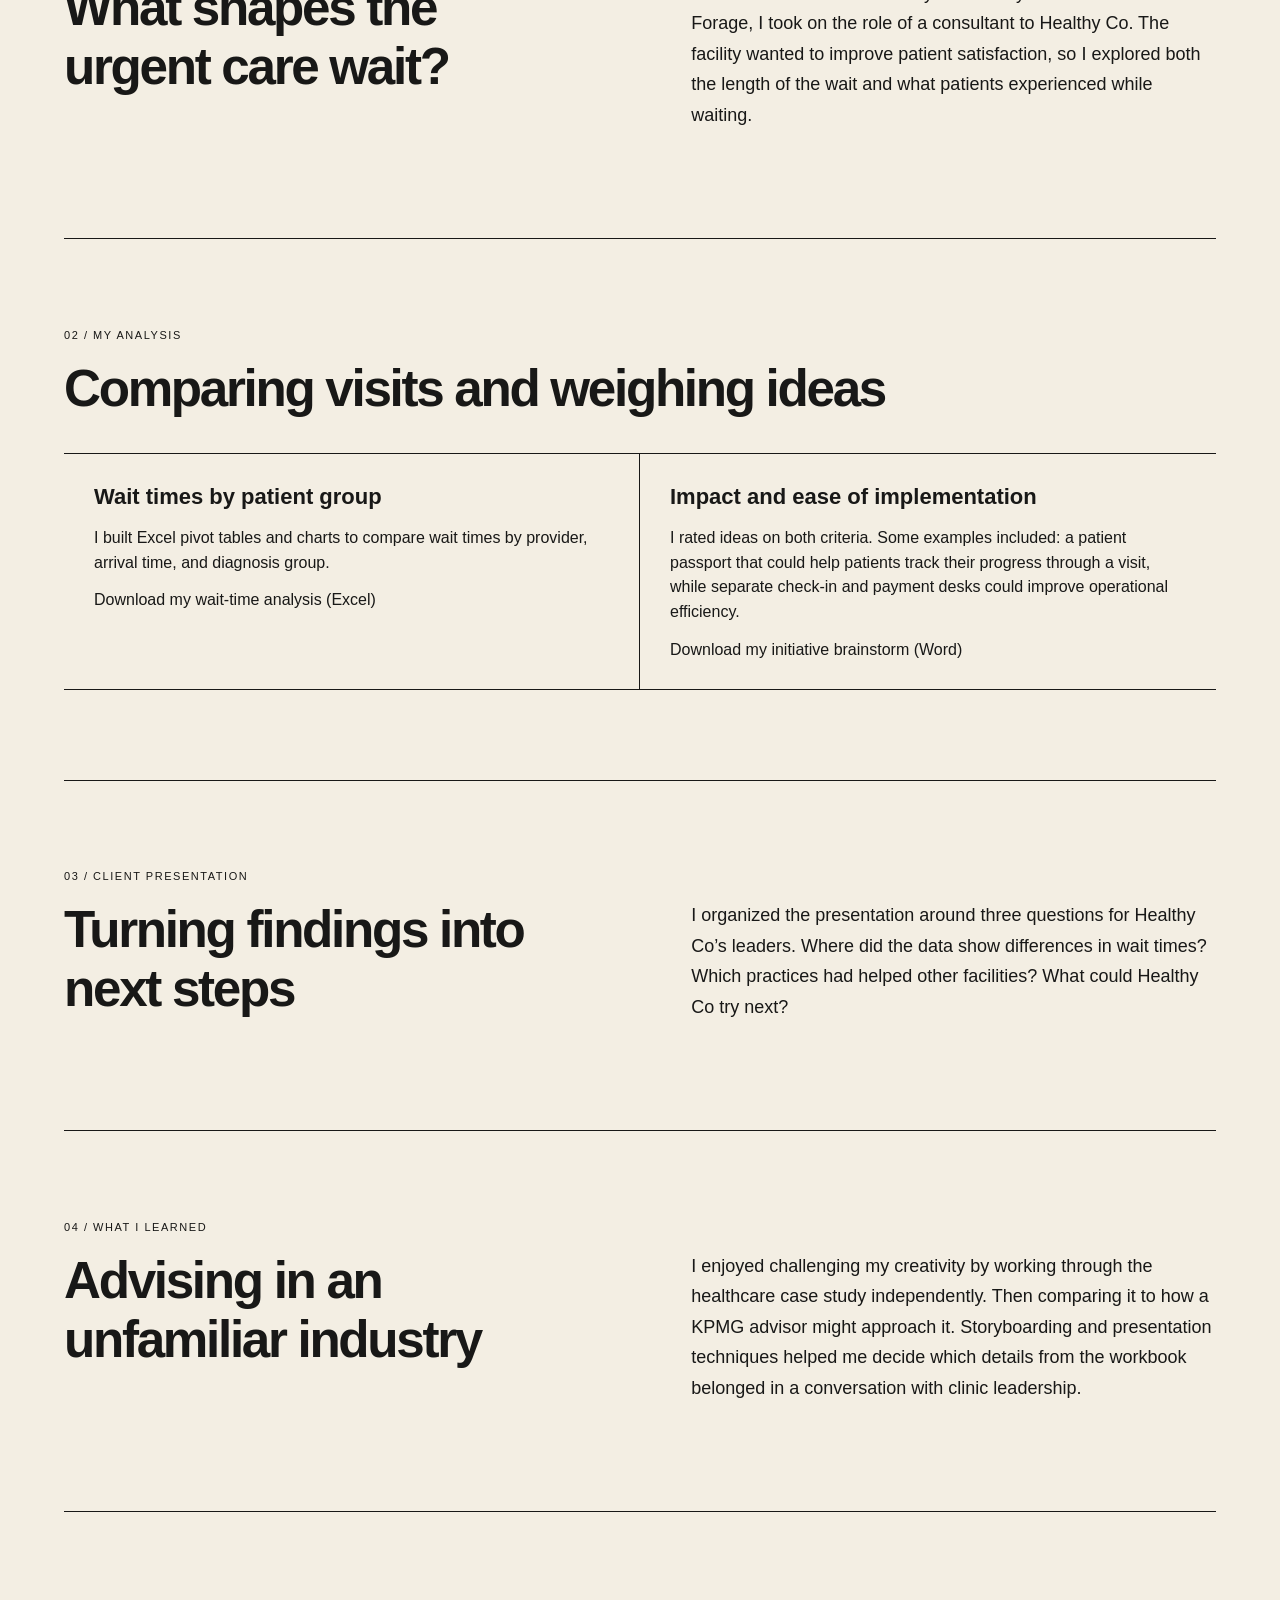
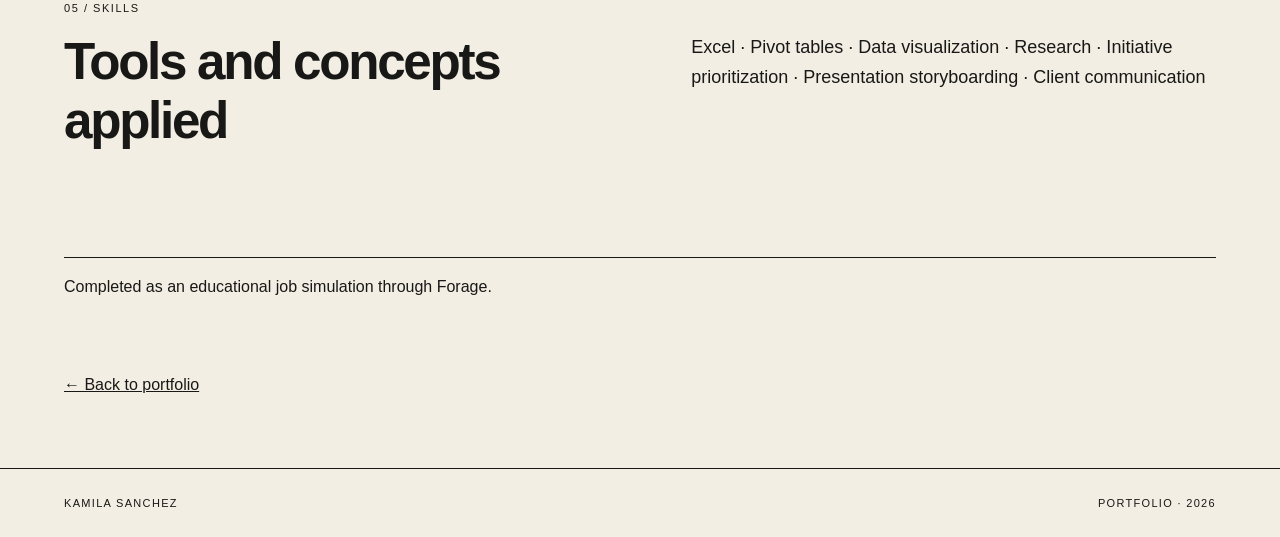
<file: kpmg-advisory.html>
<!doctype html>
<html lang="en">
<head><meta charset="utf-8"><meta name="viewport" content="width=device-width,initial-scale=1"><title>KPMG U.S. Advisory Job Simulation | Kamila Sanchez</title><link rel="stylesheet" href="styles.css"></head>
<body>
<header><a class="brand" href="index.html">KAMILA SANCHEZ</a><nav><a href="index.html#work">Projects</a><a href="index.html#about">About</a><a href="index.html#contact">Contact</a></nav></header>
<main class="case"><a class="back" href="index.html#work">← All projects</a>
<section class="case-hero"><div class="eyebrow">KPMG U.S. · FORAGE JOB SIMULATION</div><h1>Simulated consulting case for Healthy Co.</h1><p class="case-lead">I investigated the factors affecting long wait times at Healthy Co and presented ideas for improving the patient experience throughout the workflow.(Fake company and Data).</p>
<iframe title="Improving Patient Satisfaction at Healthy Co, completed presentation" src="https://view.officeapps.live.com/op/embed.aspx?src=https%3A%2F%2Fkamilasan04.github.io%2Fassets%2Fkpmg%2Fhealthy-co-presentation.pptx" style="display:block;width:100%;height:clamp(320px,56vw,680px);border:0" allowfullscreen></iframe>
<p><a href="assets/kpmg/healthy-co-presentation.pptx" download>Download my Healthy Co presentation (PowerPoint)</a></p><div class="case-meta"><span>EXCEL</span><span>HEALTHCARE ADVISORY</span><span>COMPLETED NOVEMBER 2026</span></div></section>
<section class="case-grid"><div><div class="eyebrow">01 / PROJECT CONTEXT</div><h2>What shapes the urgent care wait?</h2></div><p>In KPMG U.S.’s Career Catalyst: Advisory Job Simulation on Forage, I took on the role of a consultant to Healthy Co. The facility wanted to improve patient satisfaction, so I explored both the length of the wait and what patients experienced while waiting.</p></section>
<section class="case-panel"><div class="eyebrow">02 / MY ANALYSIS</div><h2>Comparing visits and weighing ideas</h2><div class="analysis-list">
<div><b>Wait times by patient group</b><p>I built Excel pivot tables and charts to compare wait times by provider, arrival time, and diagnosis group.</p><a href="assets/kpmg/wait-times.xlsx" download>Download my wait-time analysis (Excel)</a></div>
<div><b>Impact and ease of implementation</b><p>I rated ideas on both criteria. Some examples included: a patient passport that could help patients track their progress through a visit, while separate check-in and payment desks could improve operational efficiency.</p><a href="assets/kpmg/initiative-brainstorm.docx" download>Download my initiative brainstorm (Word)</a></div></div></section>
<section class="case-grid"><div><div class="eyebrow">03 / CLIENT PRESENTATION</div><h2>Turning findings into next steps</h2></div><p>I organized the presentation around three questions for Healthy Co’s leaders. Where did the data show differences in wait times? Which practices had helped other facilities? What could Healthy Co try next?</p></section>
<section class="case-grid"><div><div class="eyebrow">04 / WHAT I LEARNED</div><h2>Advising in an unfamiliar industry</h2></div><p>I enjoyed challenging my creativity by working through the healthcare case study independently. Then comparing it to how a KPMG advisor might approach it. Storyboarding and presentation techniques helped me decide which details from the workbook belonged in a conversation with clinic leadership.</p></section>
<section class="case-grid"><div><div class="eyebrow">05 / SKILLS</div><h2>Tools and concepts applied</h2></div><p>Excel · Pivot tables · Data visualization · Research · Initiative prioritization · Presentation storyboarding · Client communication</p></section>
<p class="case-note">Completed as an educational job simulation through Forage.</p>
<div class="case-next"><a href="index.html#work">← Back to portfolio</a></div></main>
<footer><span>KAMILA SANCHEZ</span><span>PORTFOLIO · 2026</span></footer>
</body></html>
</file>
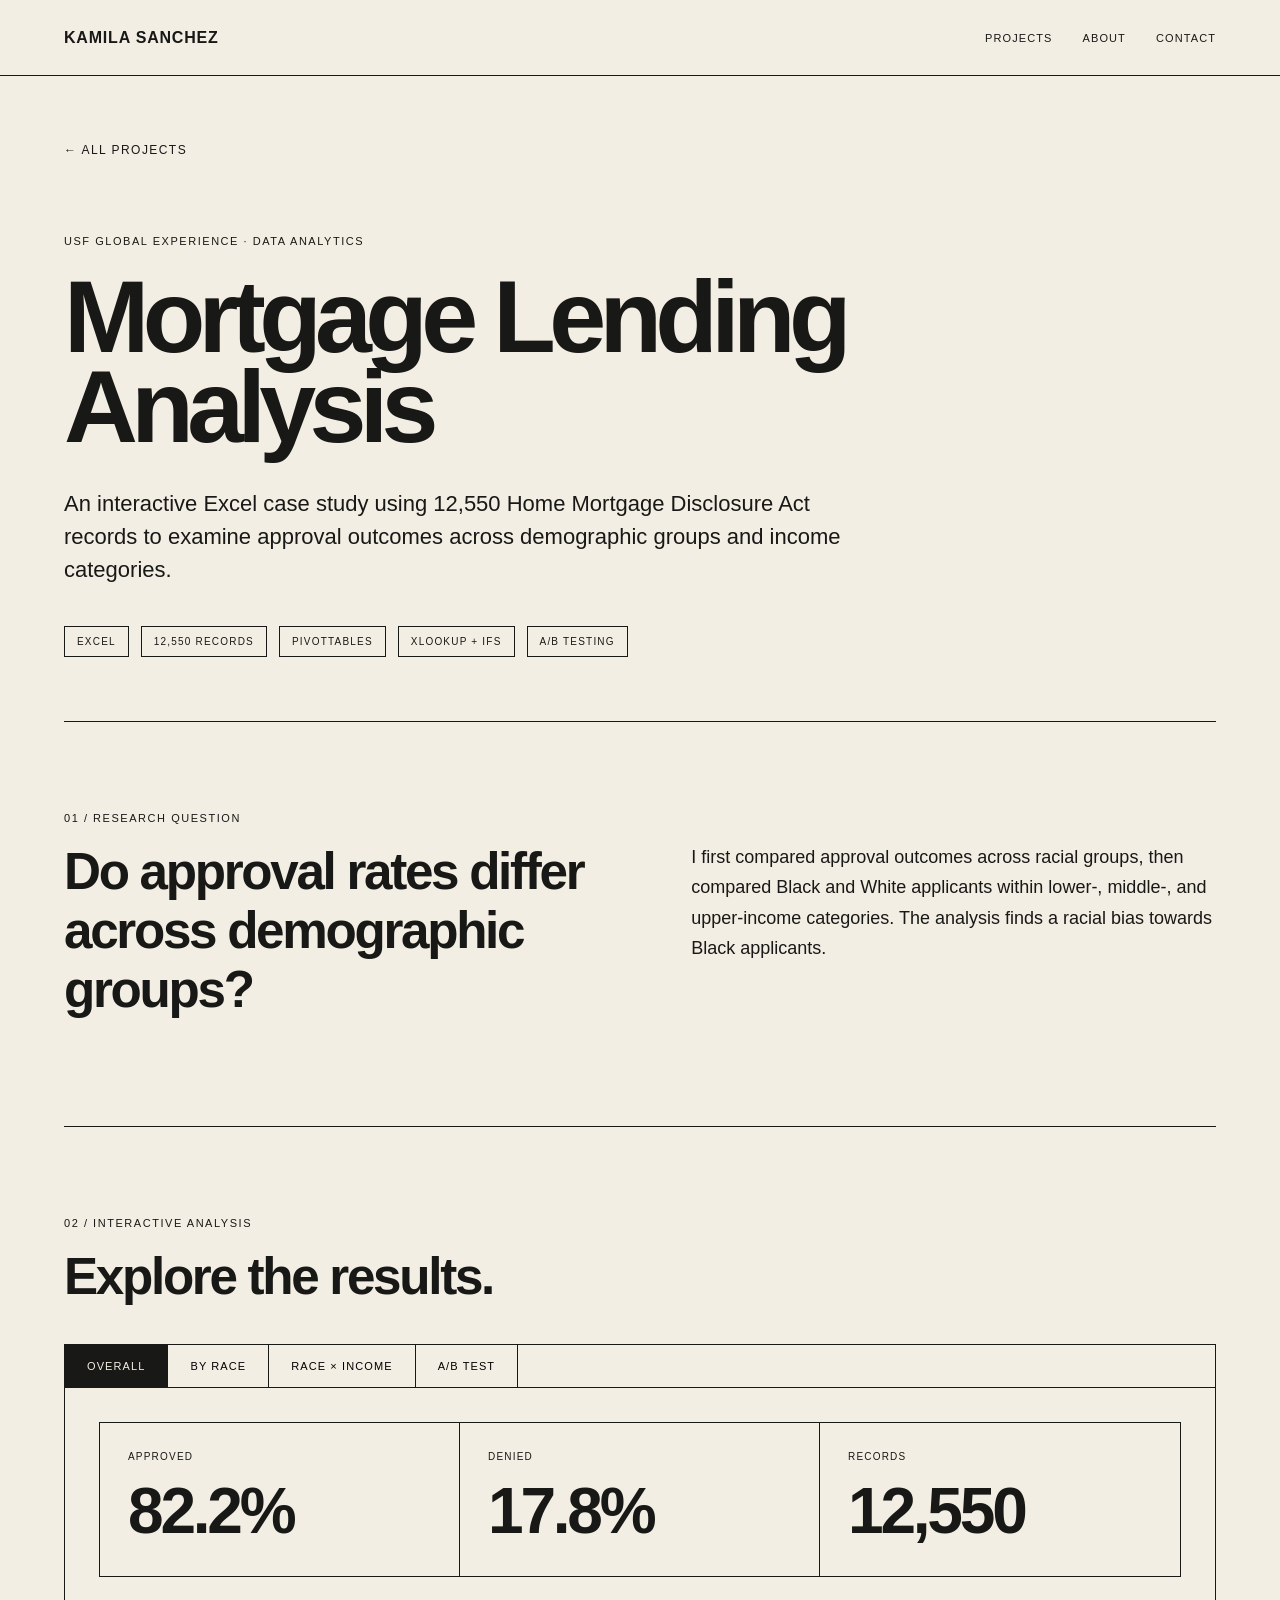
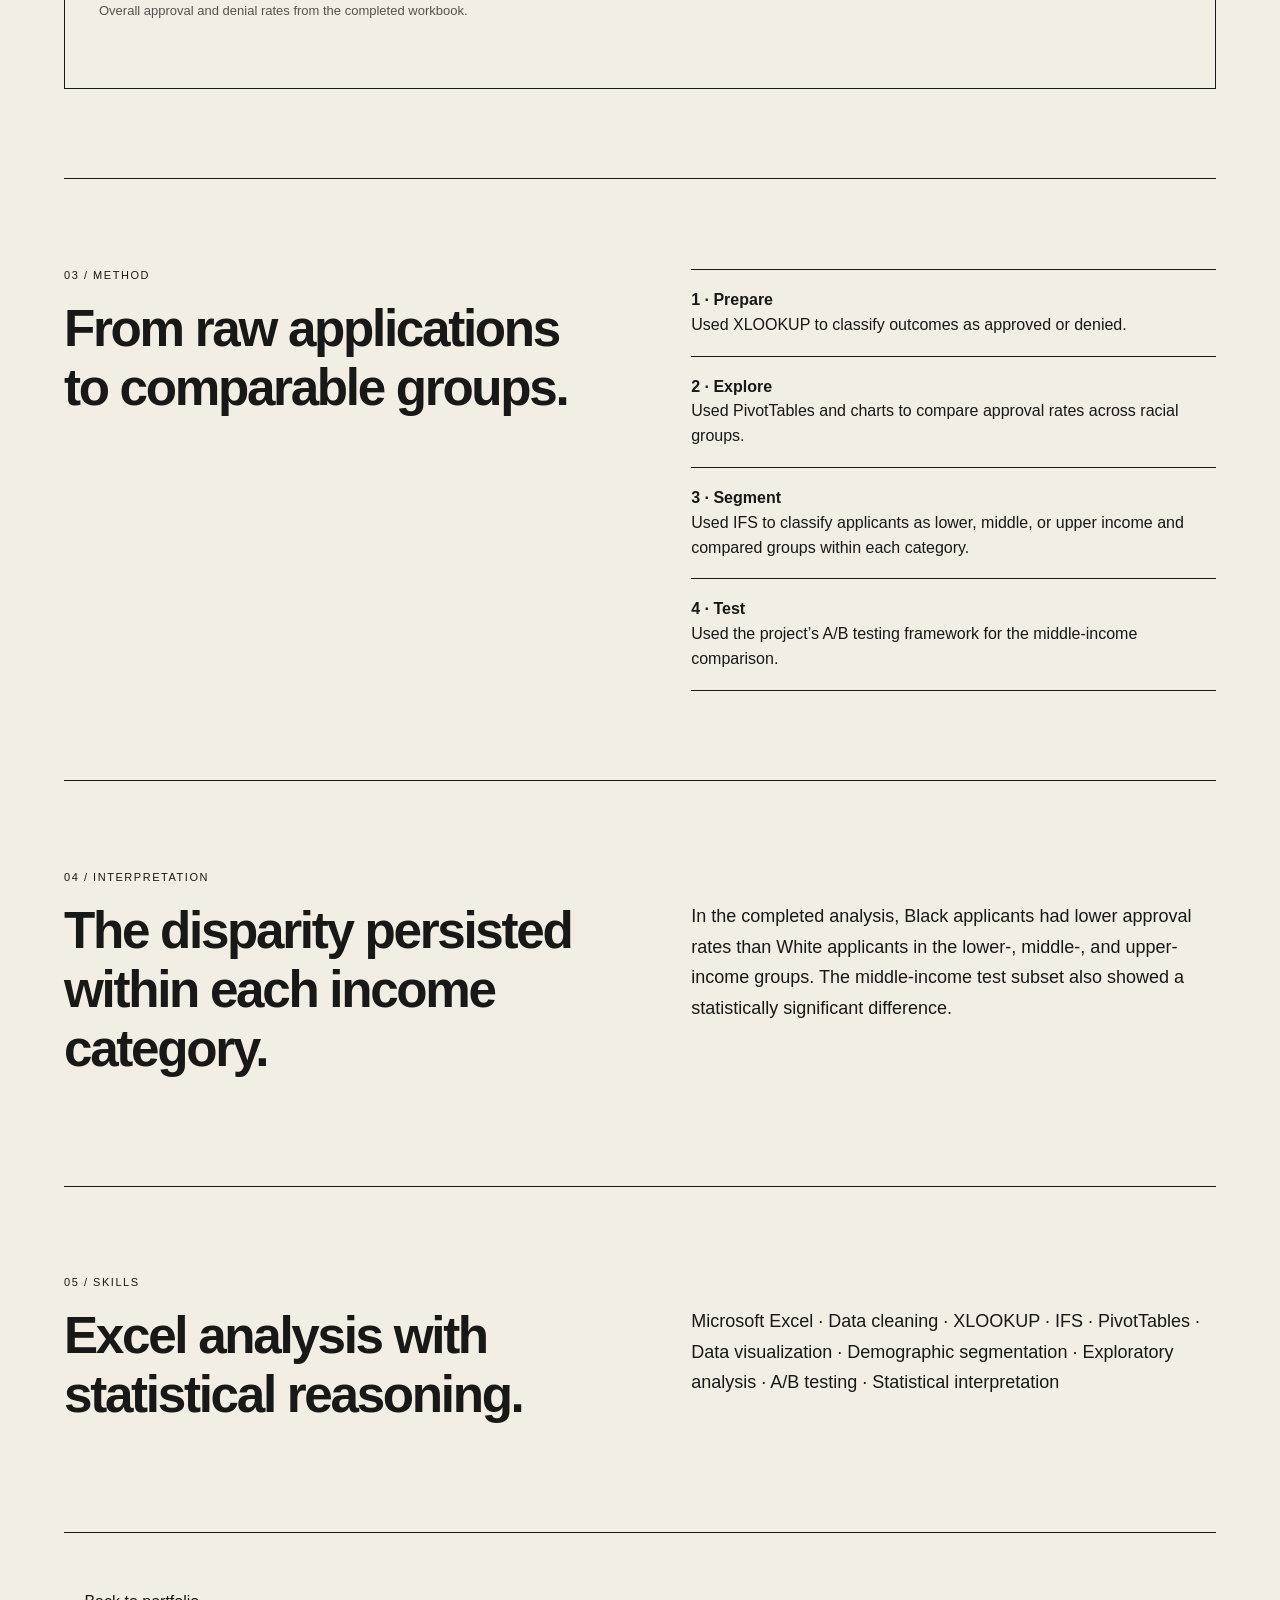
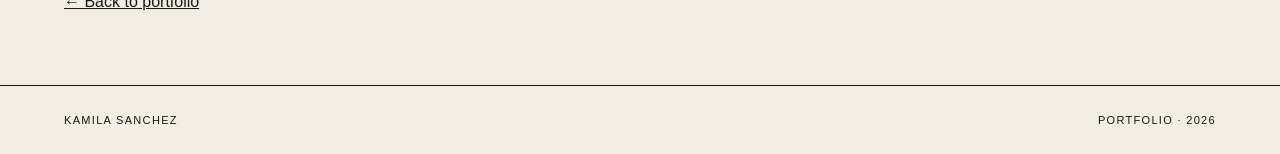
<file: mortgage.html>
<!doctype html><html lang="en"><head><meta charset="utf-8"><meta name="viewport" content="width=device-width,initial-scale=1"><title>Mortgage Lending Analysis | Kamila Sanchez</title><link rel="stylesheet" href="styles.css"></head><body><header><a class="brand" href="index.html">KAMILA SANCHEZ</a><nav><a href="index.html#work">Projects</a><a href="index.html#about">About</a><a href="index.html#contact">Contact</a></nav></header><main class="case"><a class="back" href="index.html#work">← All projects</a><section class="case-hero"><div class="eyebrow">USF GLOBAL EXPERIENCE · DATA ANALYTICS</div><h1>Mortgage Lending<br>Analysis</h1><p class="case-lead">An interactive Excel case study using 12,550 Home Mortgage Disclosure Act records to examine approval outcomes across demographic groups and income categories.</p><div class="case-meta"><span>EXCEL</span><span>12,550 RECORDS</span><span>PIVOTTABLES</span><span>XLOOKUP + IFS</span><span>A/B TESTING</span></div></section><section class="case-grid"><div><div class="eyebrow">01 / RESEARCH QUESTION</div><h2>Do approval rates differ across demographic groups?</h2></div><p>I first compared approval outcomes across racial groups, then compared Black and White applicants within lower-, middle-, and upper-income categories. The analysis finds a racial bias towards Black applicants.</p></section><section class="case-panel"><div class="eyebrow">02 / INTERACTIVE ANALYSIS</div><h2>Explore the results.</h2><div class="mortgage-dashboard"><div class="dash-tabs"><button class="dash-tab active" data-view="overall">Overall</button><button class="dash-tab" data-view="race">By race</button><button class="dash-tab" data-view="income">Race × income</button><button class="dash-tab" data-view="test">A/B test</button></div><div id="mortgageViz" class="dash-body" aria-live="polite"></div></div></section><section class="case-grid"><div><div class="eyebrow">03 / METHOD</div><h2>From raw applications to comparable groups.</h2></div><div class="method-steps"><p><b>1 · Prepare</b><br>Used XLOOKUP to classify outcomes as approved or denied.</p><p><b>2 · Explore</b><br>Used PivotTables and charts to compare approval rates across racial groups.</p><p><b>3 · Segment</b><br>Used IFS to classify applicants as lower, middle, or upper income and compared groups within each category.</p><p><b>4 · Test</b><br>Used the project’s A/B testing framework for the middle-income comparison.</p></div></section><section class="case-grid finding"><div><div class="eyebrow">04 / INTERPRETATION</div><h2>The disparity persisted within each income category.</h2></div><p>In the completed analysis, Black applicants had lower approval rates than White applicants in the lower-, middle-, and upper-income groups. The middle-income test subset also showed a statistically significant difference.</p></section><section class="case-grid"><div><div class="eyebrow">05 / SKILLS</div><h2>Excel analysis with statistical reasoning.</h2></div><p>Microsoft Excel · Data cleaning · XLOOKUP · IFS · PivotTables · Data visualization · Demographic segmentation · Exploratory analysis · A/B testing · Statistical interpretation</p></section><div class="case-next"><a href="index.html#work">← Back to portfolio</a></div></main><footer><span>KAMILA SANCHEZ</span><span>PORTFOLIO · 2026</span></footer><script src="mortgage.js"></script></body></html>
</file>
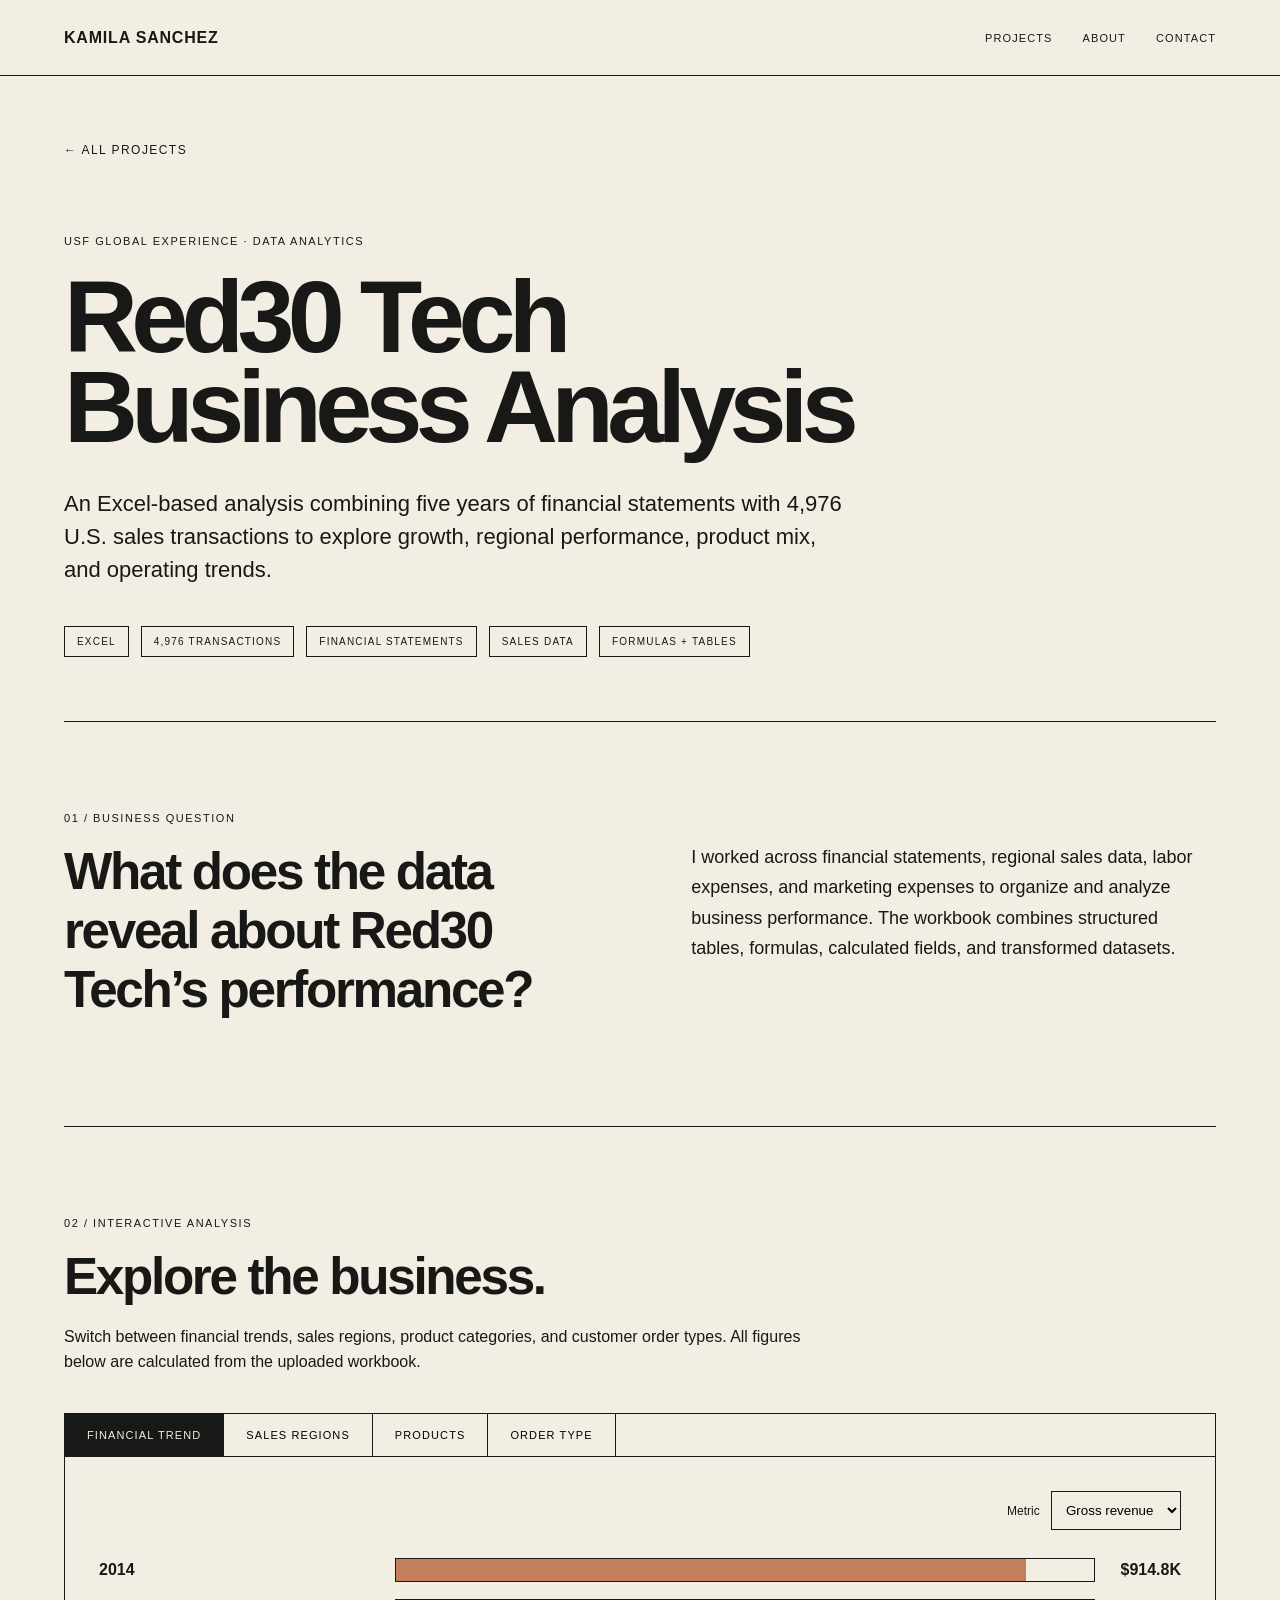
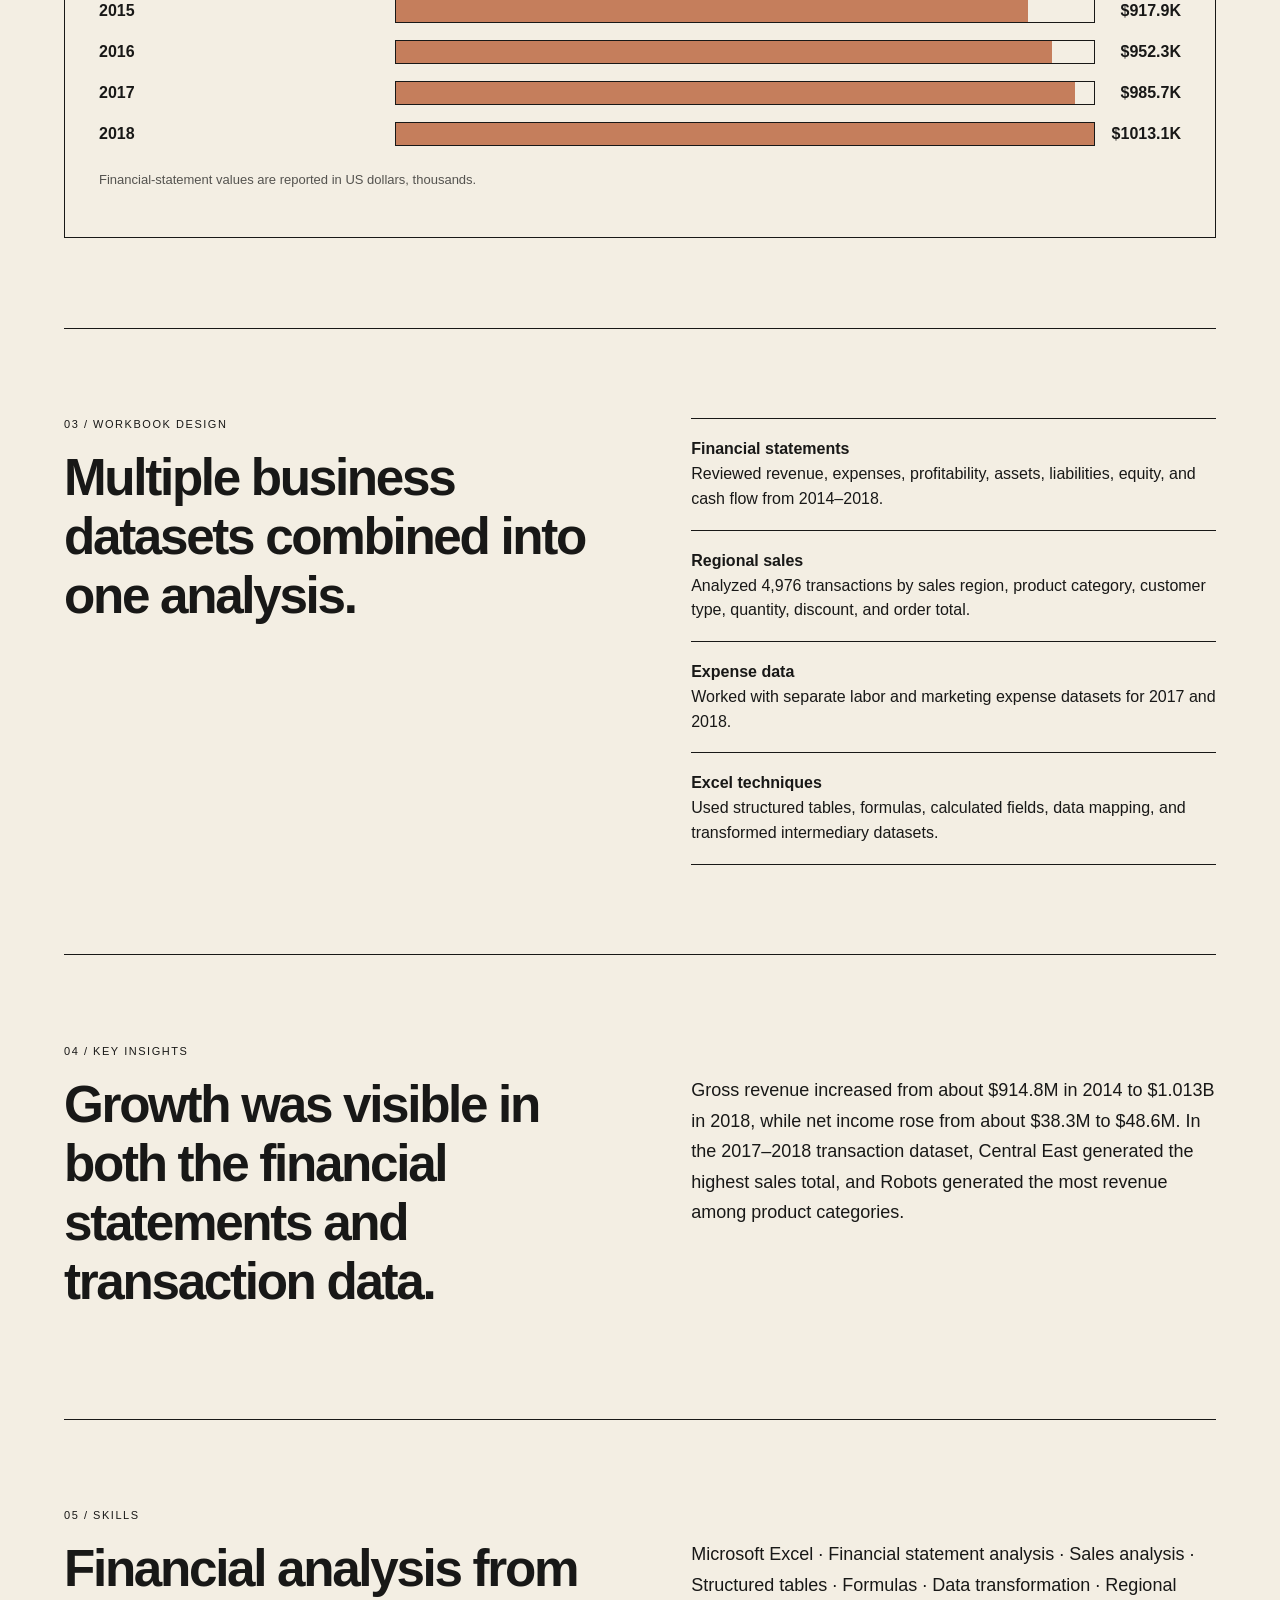
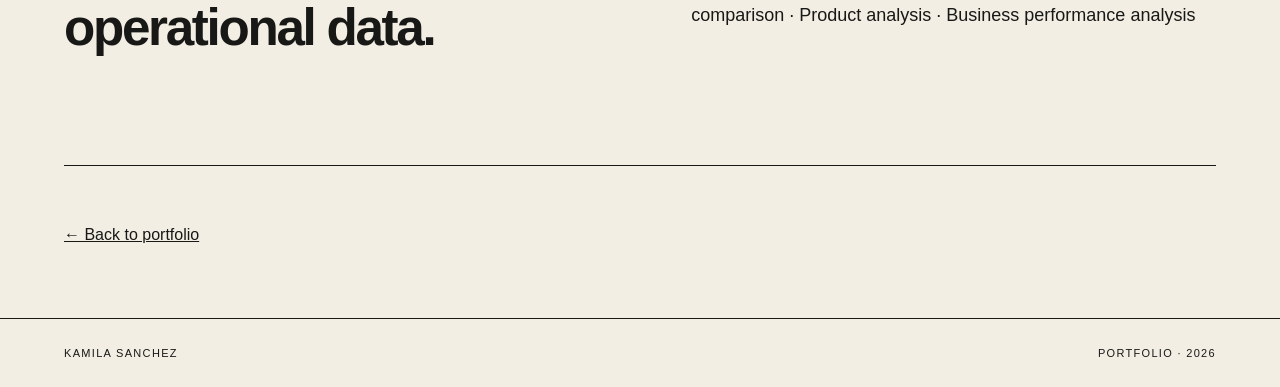
<file: red30.html>
<!doctype html><html lang="en"><head><meta charset="utf-8"><meta name="viewport" content="width=device-width,initial-scale=1"><title>Red30 Tech Analysis | Kamila Sanchez</title><link rel="stylesheet" href="styles.css"></head><body><header><a class="brand" href="index.html">KAMILA SANCHEZ</a><nav><a href="index.html#work">Projects</a><a href="index.html#about">About</a><a href="index.html#contact">Contact</a></nav></header><main class="case"><a class="back" href="index.html#work">← All projects</a><section class="case-hero"><div class="eyebrow">USF GLOBAL EXPERIENCE · DATA ANALYTICS</div><h1>Red30 Tech<br>Business Analysis</h1><p class="case-lead">An Excel-based analysis combining five years of financial statements with 4,976 U.S. sales transactions to explore growth, regional performance, product mix, and operating trends.</p><div class="case-meta"><span>EXCEL</span><span>4,976 TRANSACTIONS</span><span>FINANCIAL STATEMENTS</span><span>SALES DATA</span><span>FORMULAS + TABLES</span></div></section><section class="case-grid"><div><div class="eyebrow">01 / BUSINESS QUESTION</div><h2>What does the data reveal about Red30 Tech’s performance?</h2></div><p>I worked across financial statements, regional sales data, labor expenses, and marketing expenses to organize and analyze business performance. The workbook combines structured tables, formulas, calculated fields, and transformed datasets.</p></section><section class="case-panel"><div class="eyebrow">02 / INTERACTIVE ANALYSIS</div><h2>Explore the business.</h2><p class="case-note">Switch between financial trends, sales regions, product categories, and customer order types. All figures below are calculated from the uploaded workbook.</p><div class="red-dashboard"><div class="dash-tabs"><button class="dash-tab active" data-red="financial">Financial trend</button><button class="dash-tab" data-red="regions">Sales regions</button><button class="dash-tab" data-red="products">Products</button><button class="dash-tab" data-red="orders">Order type</button></div><div id="redViz" class="dash-body" aria-live="polite"></div></div></section><section class="case-grid"><div><div class="eyebrow">03 / WORKBOOK DESIGN</div><h2>Multiple business datasets combined into one analysis.</h2></div><div class="method-steps"><p><b>Financial statements</b><br>Reviewed revenue, expenses, profitability, assets, liabilities, equity, and cash flow from 2014–2018.</p><p><b>Regional sales</b><br>Analyzed 4,976 transactions by sales region, product category, customer type, quantity, discount, and order total.</p><p><b>Expense data</b><br>Worked with separate labor and marketing expense datasets for 2017 and 2018.</p><p><b>Excel techniques</b><br>Used structured tables, formulas, calculated fields, data mapping, and transformed intermediary datasets.</p></div></section><section class="case-grid finding"><div><div class="eyebrow">04 / KEY INSIGHTS</div><h2>Growth was visible in both the financial statements and transaction data.</h2></div><p>Gross revenue increased from about $914.8M in 2014 to $1.013B in 2018, while net income rose from about $38.3M to $48.6M. In the 2017–2018 transaction dataset, Central East generated the highest sales total, and Robots generated the most revenue among product categories.</p></section><section class="case-grid"><div><div class="eyebrow">05 / SKILLS</div><h2>Financial analysis from operational data.</h2></div><p>Microsoft Excel · Financial statement analysis · Sales analysis · Structured tables · Formulas · Data transformation · Regional comparison · Product analysis · Business performance analysis</p></section><div class="case-next"><a href="index.html#work">← Back to portfolio</a></div></main><footer><span>KAMILA SANCHEZ</span><span>PORTFOLIO · 2026</span></footer><script src="red30.js"></script></body></html>
</file>
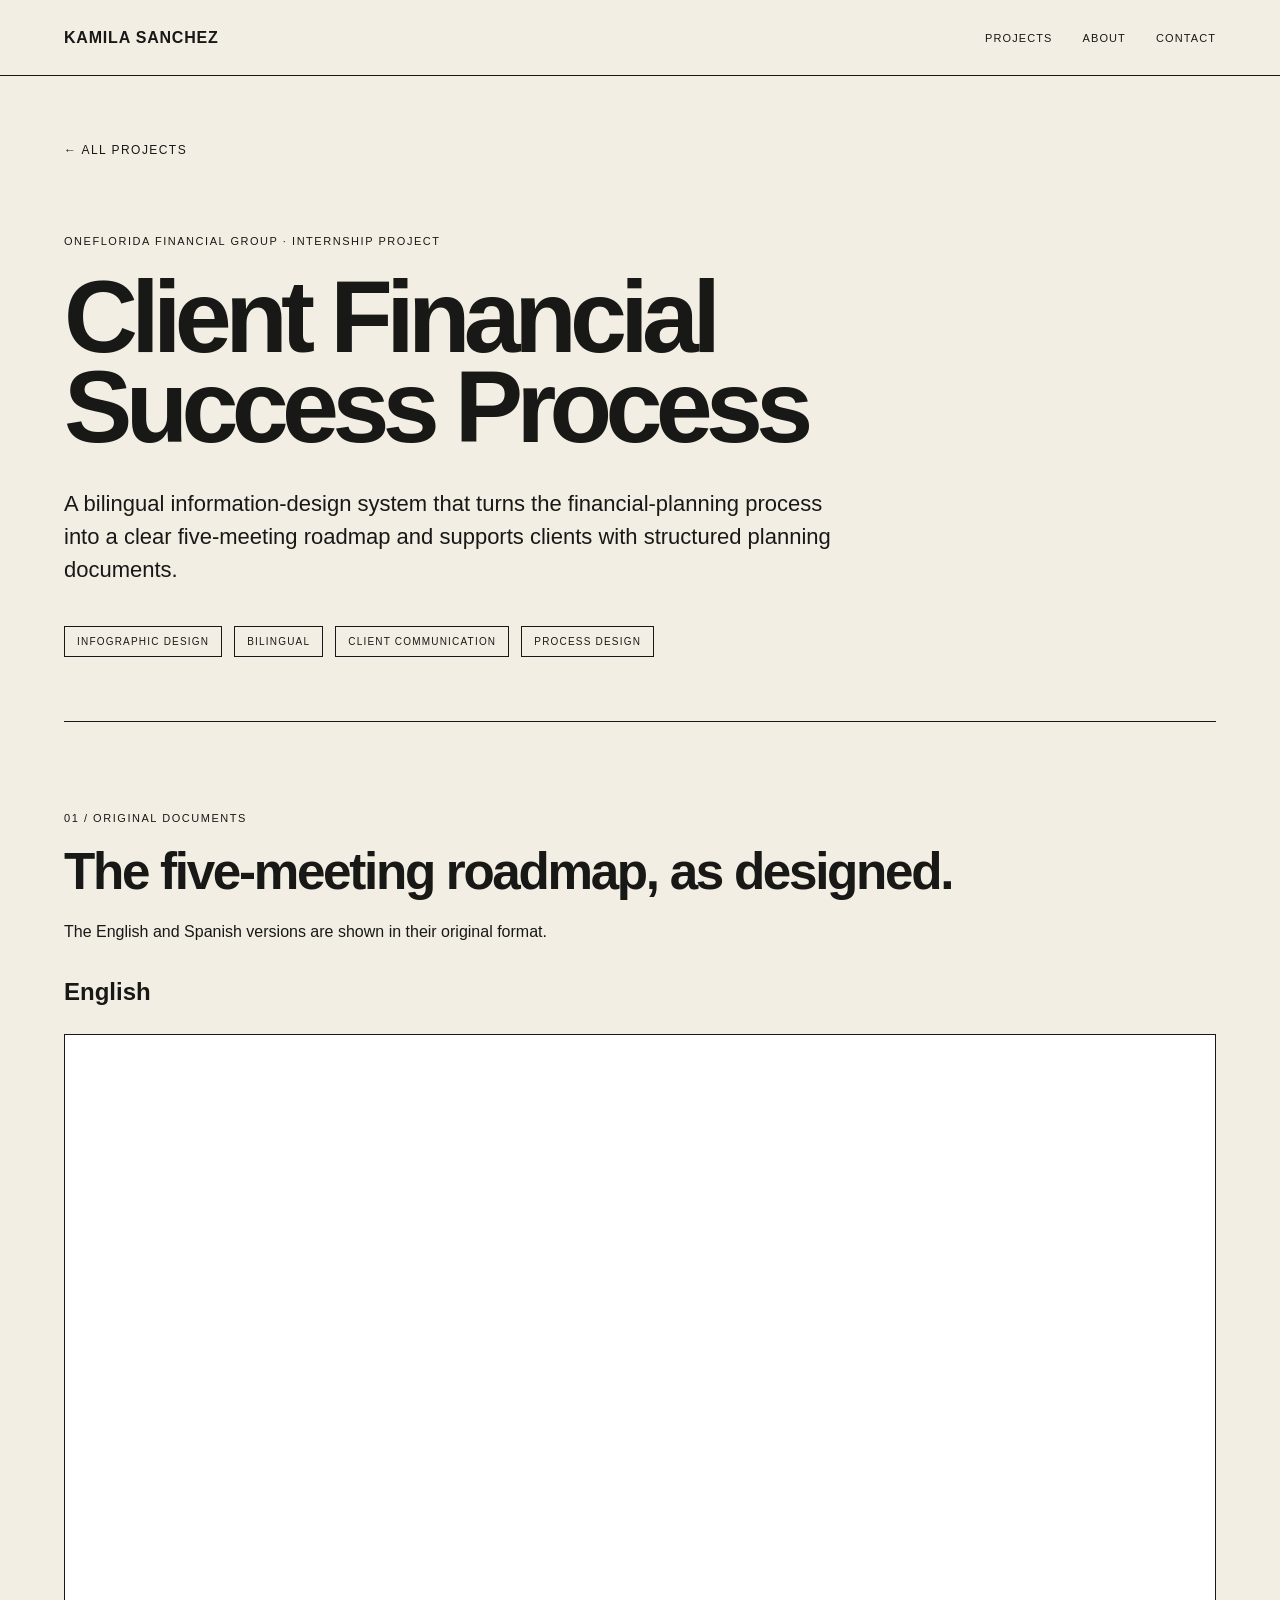
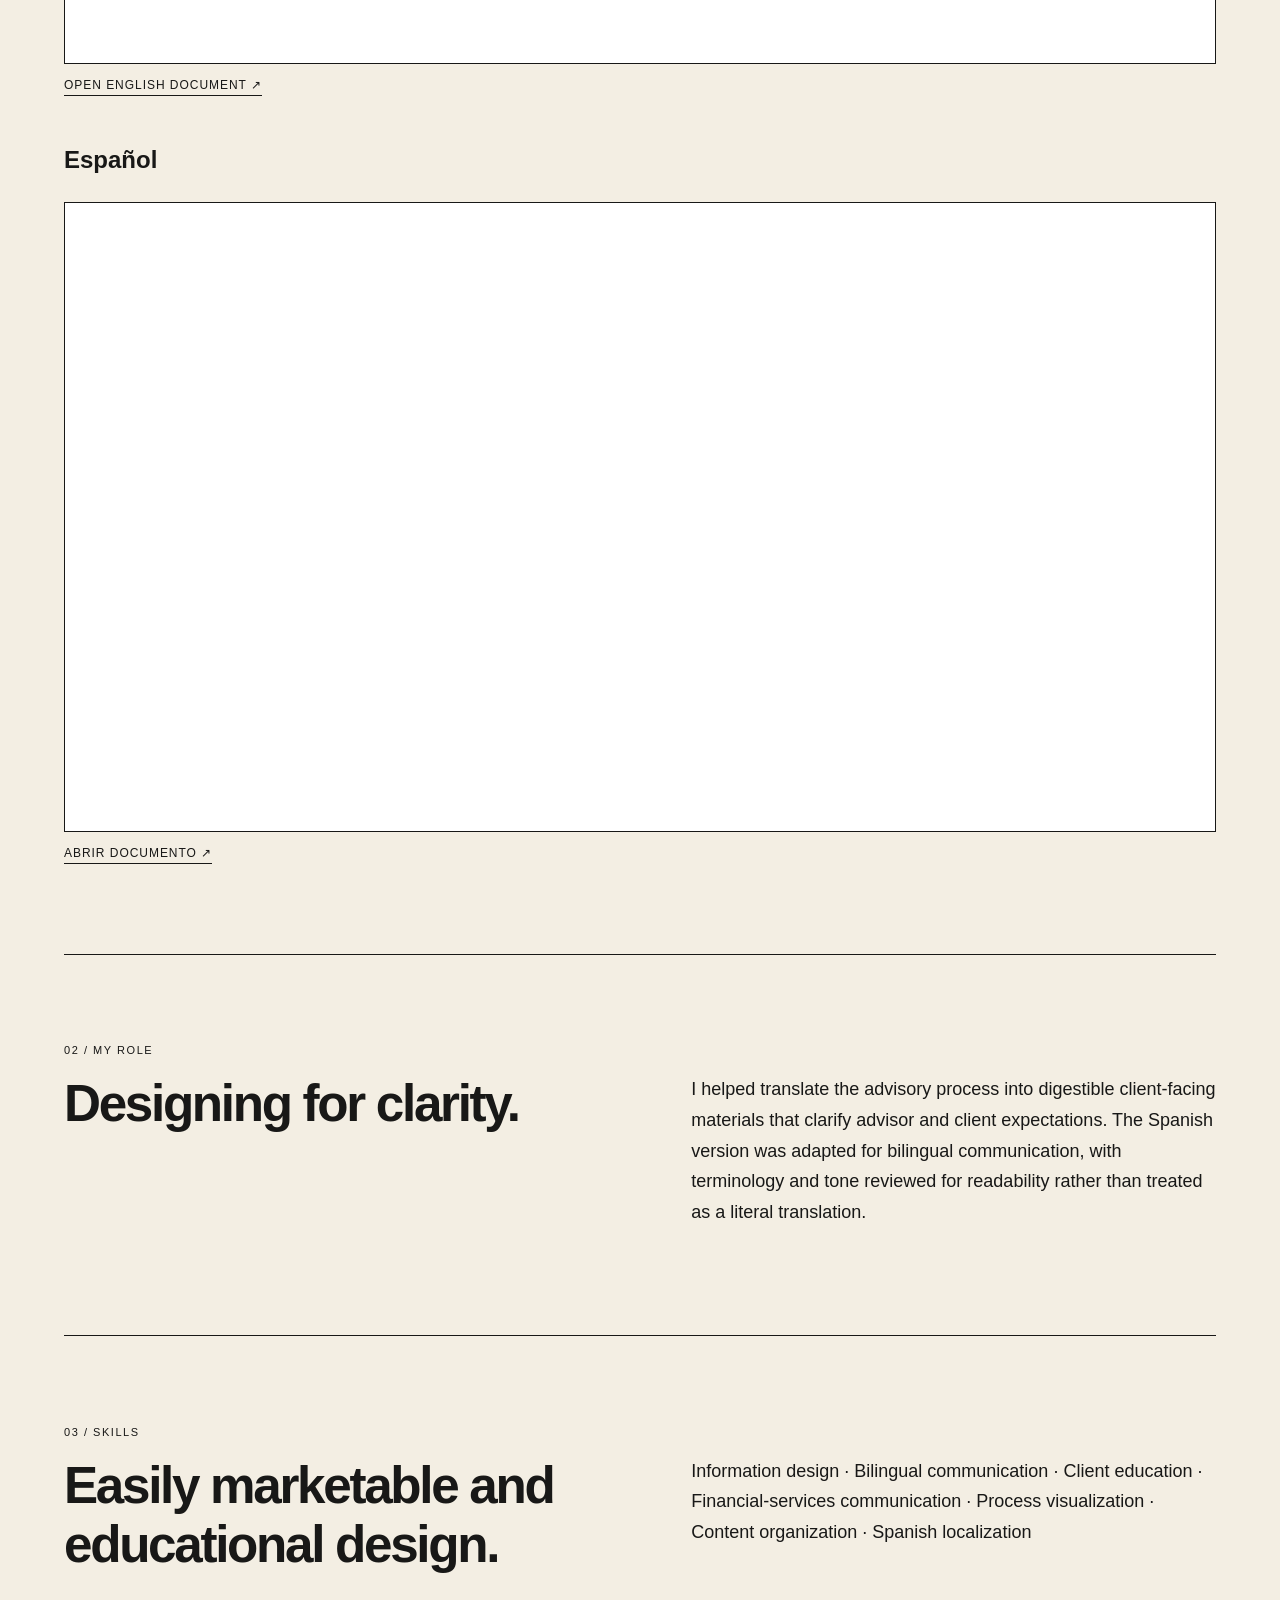
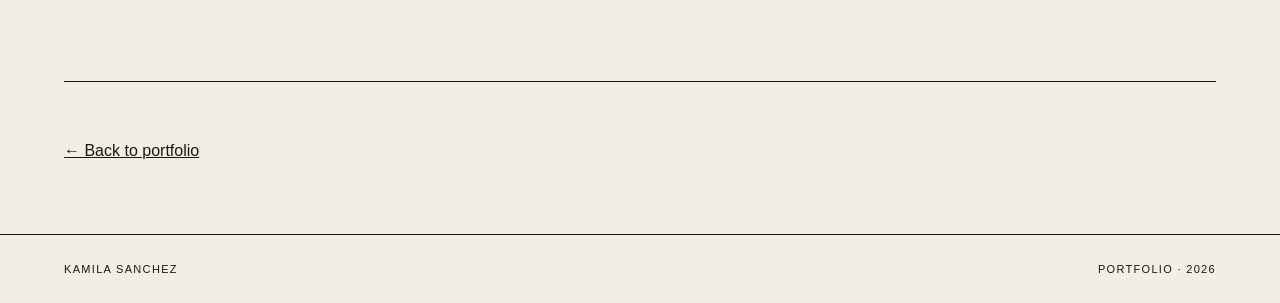
<file: roadmap.html>
<!doctype html><html lang="en"><head><meta charset="utf-8"><meta name="viewport" content="width=device-width,initial-scale=1"><title>Client Financial Success Process | Kamila Sanchez</title><link rel="stylesheet" href="styles.css"></head><body><header><a class="brand" href="index.html">KAMILA SANCHEZ</a><nav><a href="index.html#work">Projects</a><a href="index.html#about">About</a><a href="index.html#contact">Contact</a></nav></header><main class="case"><a class="back" href="index.html#work">← All projects</a><section class="case-hero"><div class="eyebrow">ONEFLORIDA FINANCIAL GROUP · INTERNSHIP PROJECT</div><h1>Client Financial<br>Success Process</h1><p class="case-lead">A bilingual information-design system that turns the financial-planning process into a clear five-meeting roadmap and supports clients with structured planning documents.</p><div class="case-meta"><span>INFOGRAPHIC DESIGN</span><span>BILINGUAL</span><span>CLIENT COMMUNICATION</span><span>PROCESS DESIGN</span></div></section><section class="case-panel"><div class="eyebrow">01 / ORIGINAL DOCUMENTS</div><h2>The five-meeting roadmap, as designed.</h2><p class="case-note">The English and Spanish versions are shown in their original format.</p><div class="document-showcase"><div><h3>English</h3><div class="pdf-frame landscape"><iframe src="assets/oneflorida/Customer%20Success%20Process%20Infographic%20Template.pdf#view=FitH" title="Client Financial Success Process English"></iframe></div><a class="doc-open" href="assets/oneflorida/Customer%20Success%20Process%20Infographic%20Template.pdf" target="_blank">Open English document ↗</a></div><div><h3>Español</h3><div class="pdf-frame landscape"><iframe src="assets/oneflorida/Proceso%20de%20Exito%20Financiero%20Personal%20OneFlorida.pdf#view=FitH" title="Proceso de Exito Financiero Personal"></iframe></div><a class="doc-open" href="assets/oneflorida/Proceso%20de%20Exito%20Financiero%20Personal%20OneFlorida.pdf" target="_blank">Abrir documento ↗</a></div></div></section><section class="case-grid"><div><div class="eyebrow">02 / MY ROLE</div><h2>Designing for clarity.</h2></div><p>I helped translate the advisory process into digestible client-facing materials that clarify advisor and client expectations. The Spanish version was adapted for bilingual communication, with terminology and tone reviewed for readability rather than treated as a literal translation.</p></section><section class="case-grid"><div><div class="eyebrow">03 / SKILLS</div><h2>Easily marketable and educational design.</h2></div><p>Information design · Bilingual communication · Client education · Financial-services communication · Process visualization · Content organization · Spanish localization</p></section><div class="case-next"><a href="index.html#work">← Back to portfolio</a></div></main><footer><span>KAMILA SANCHEZ</span><span>PORTFOLIO · 2026</span></footer></body></html>
</file>
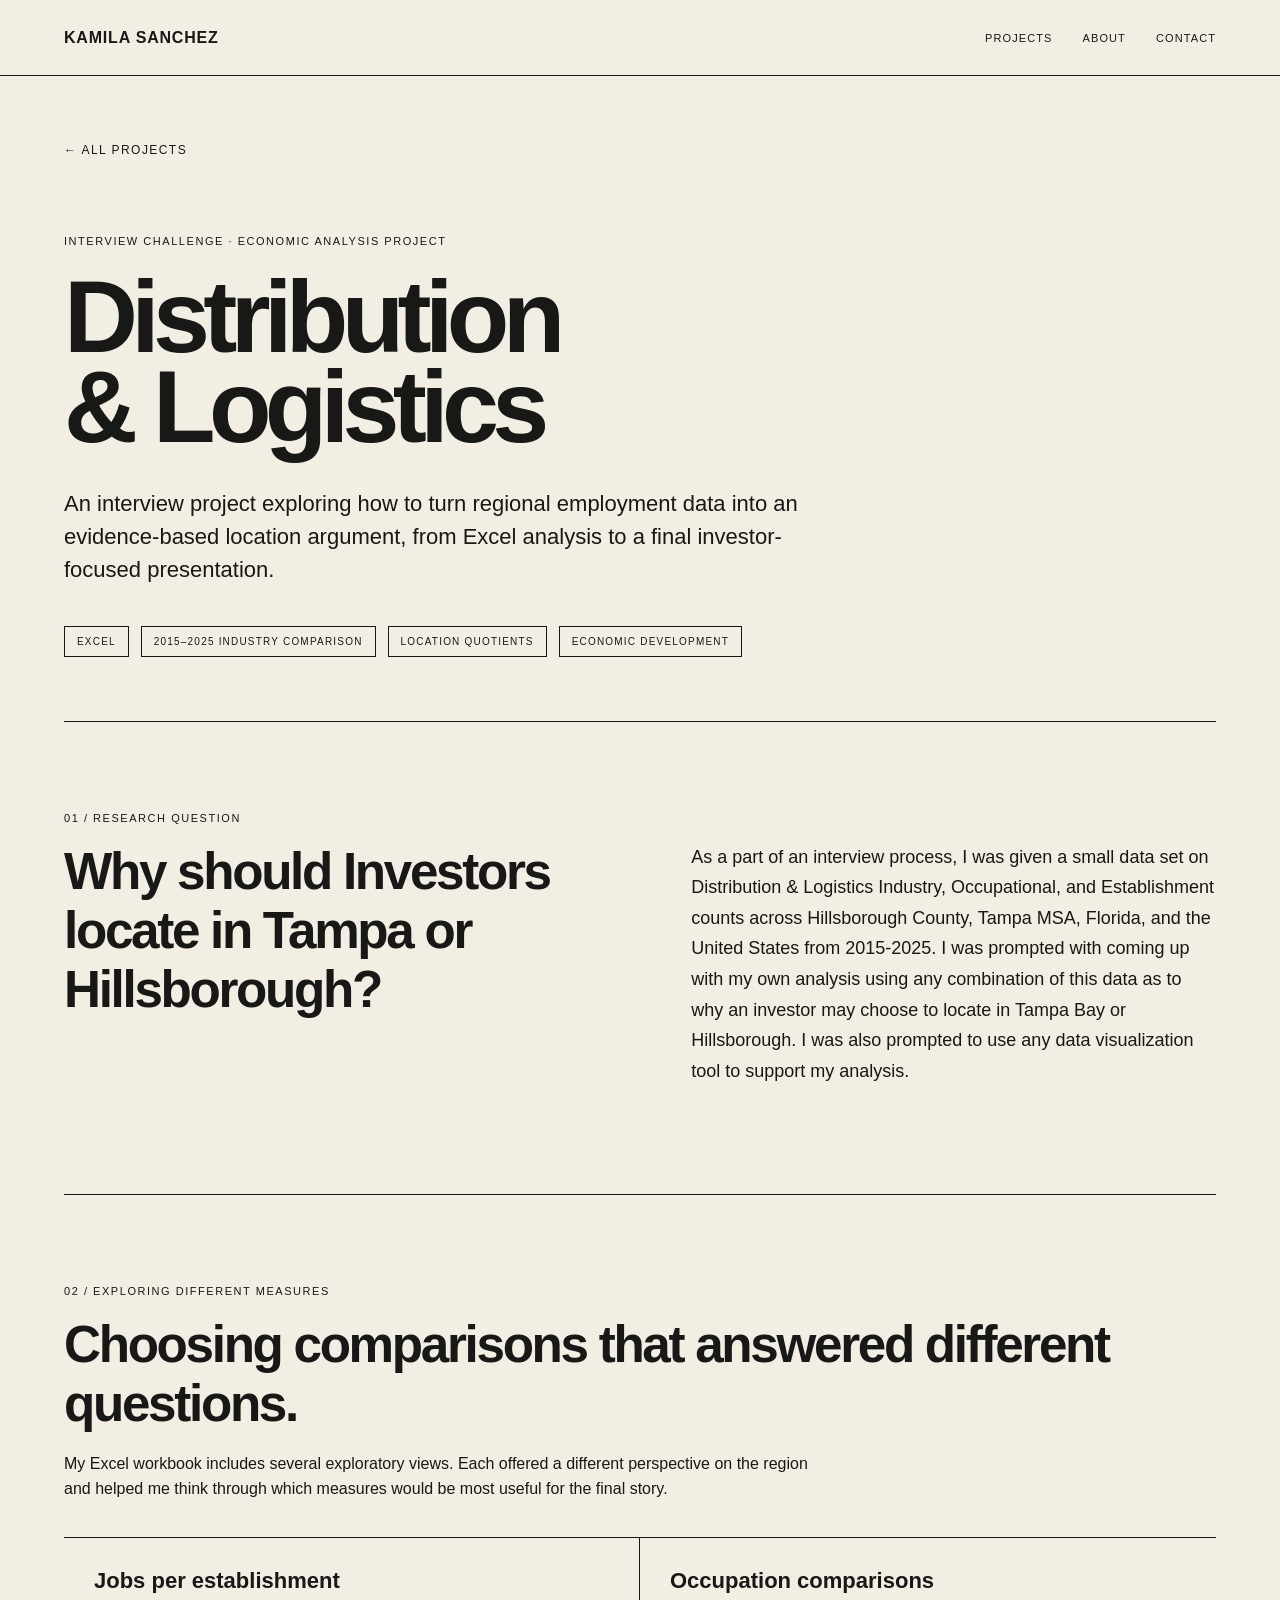
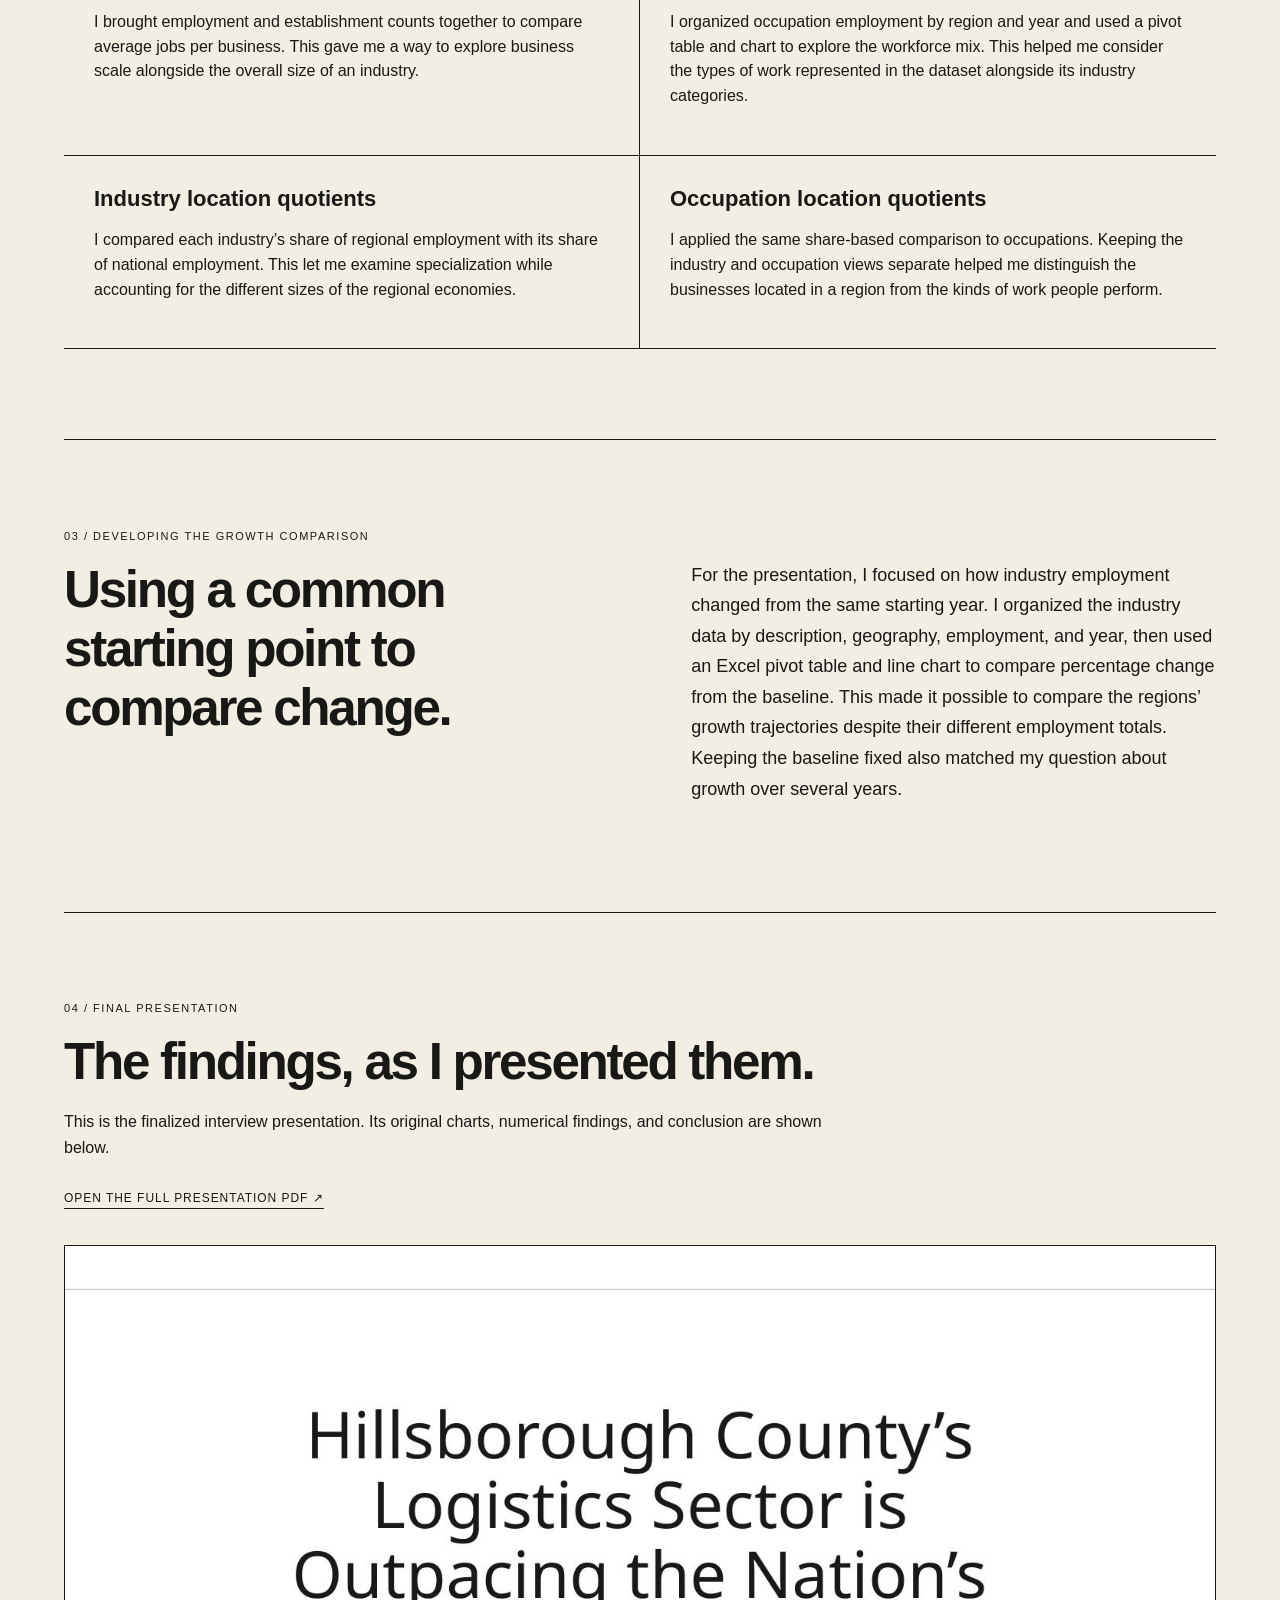
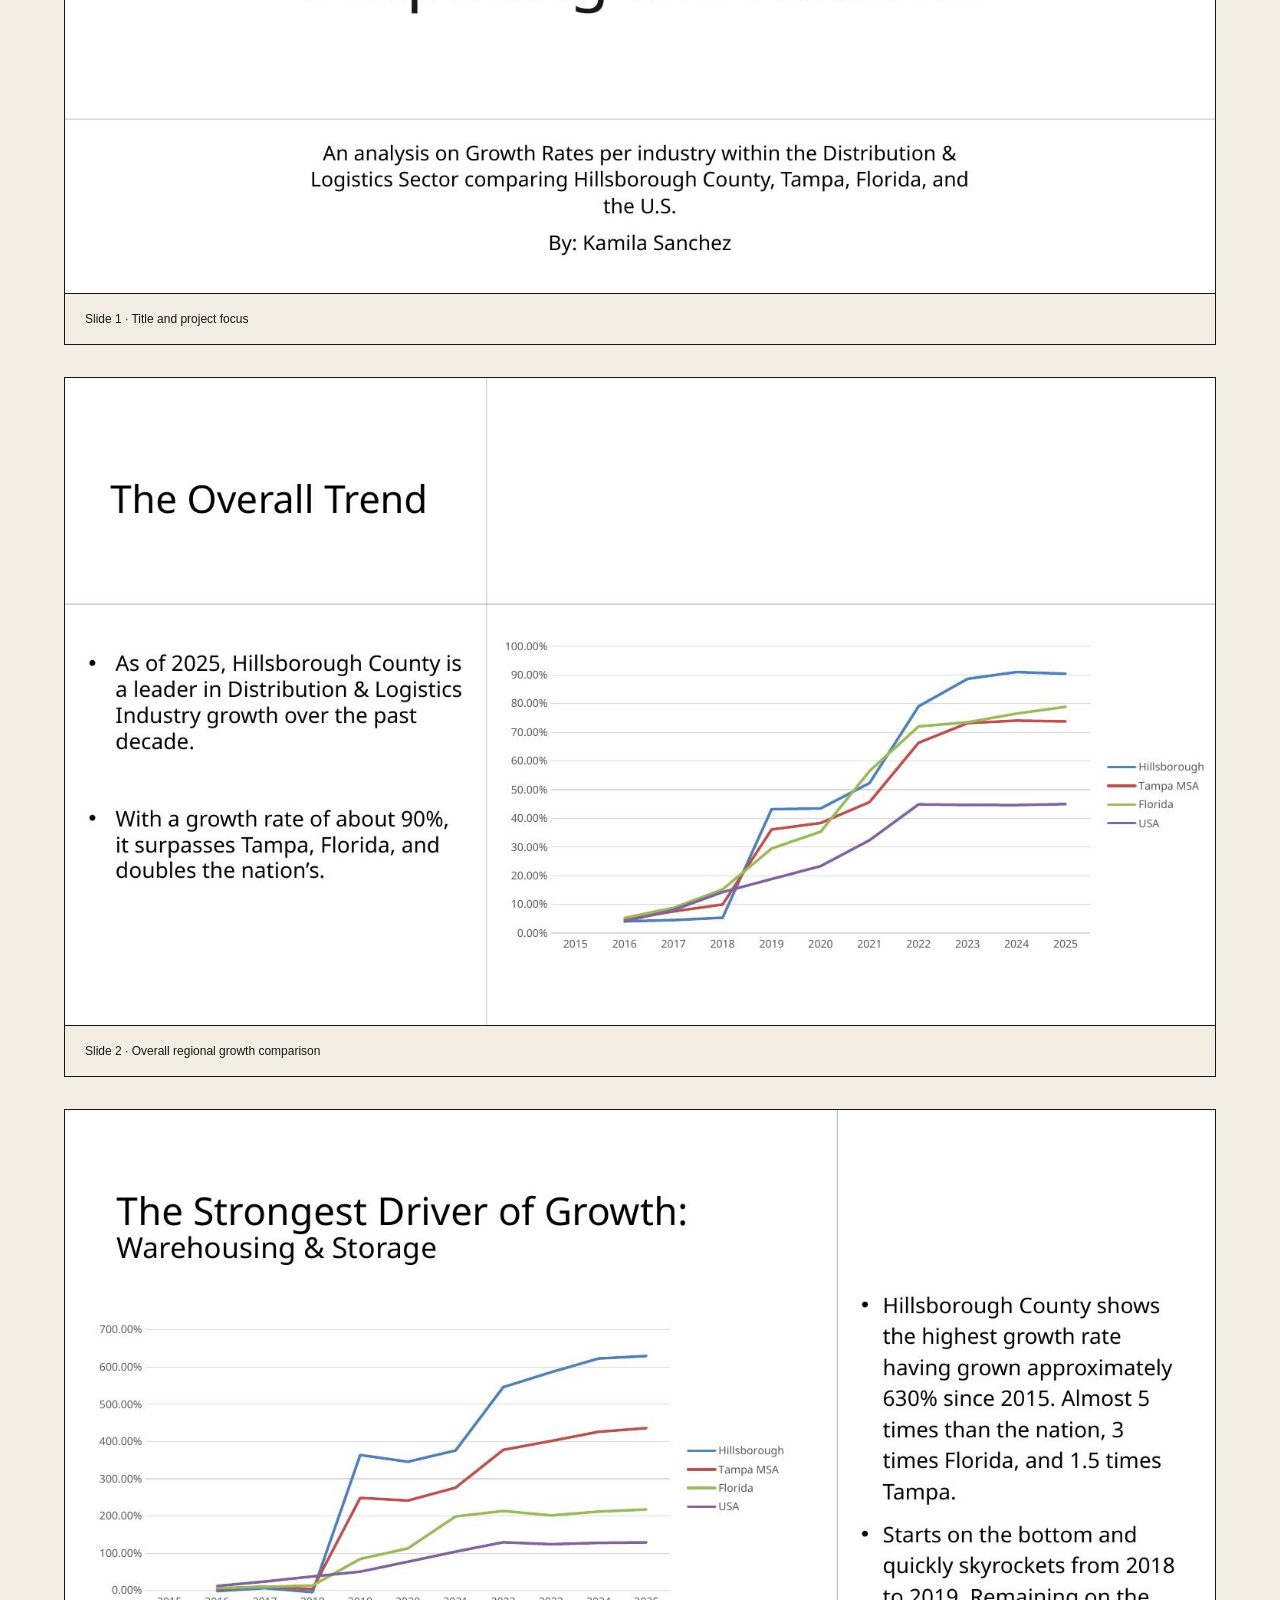
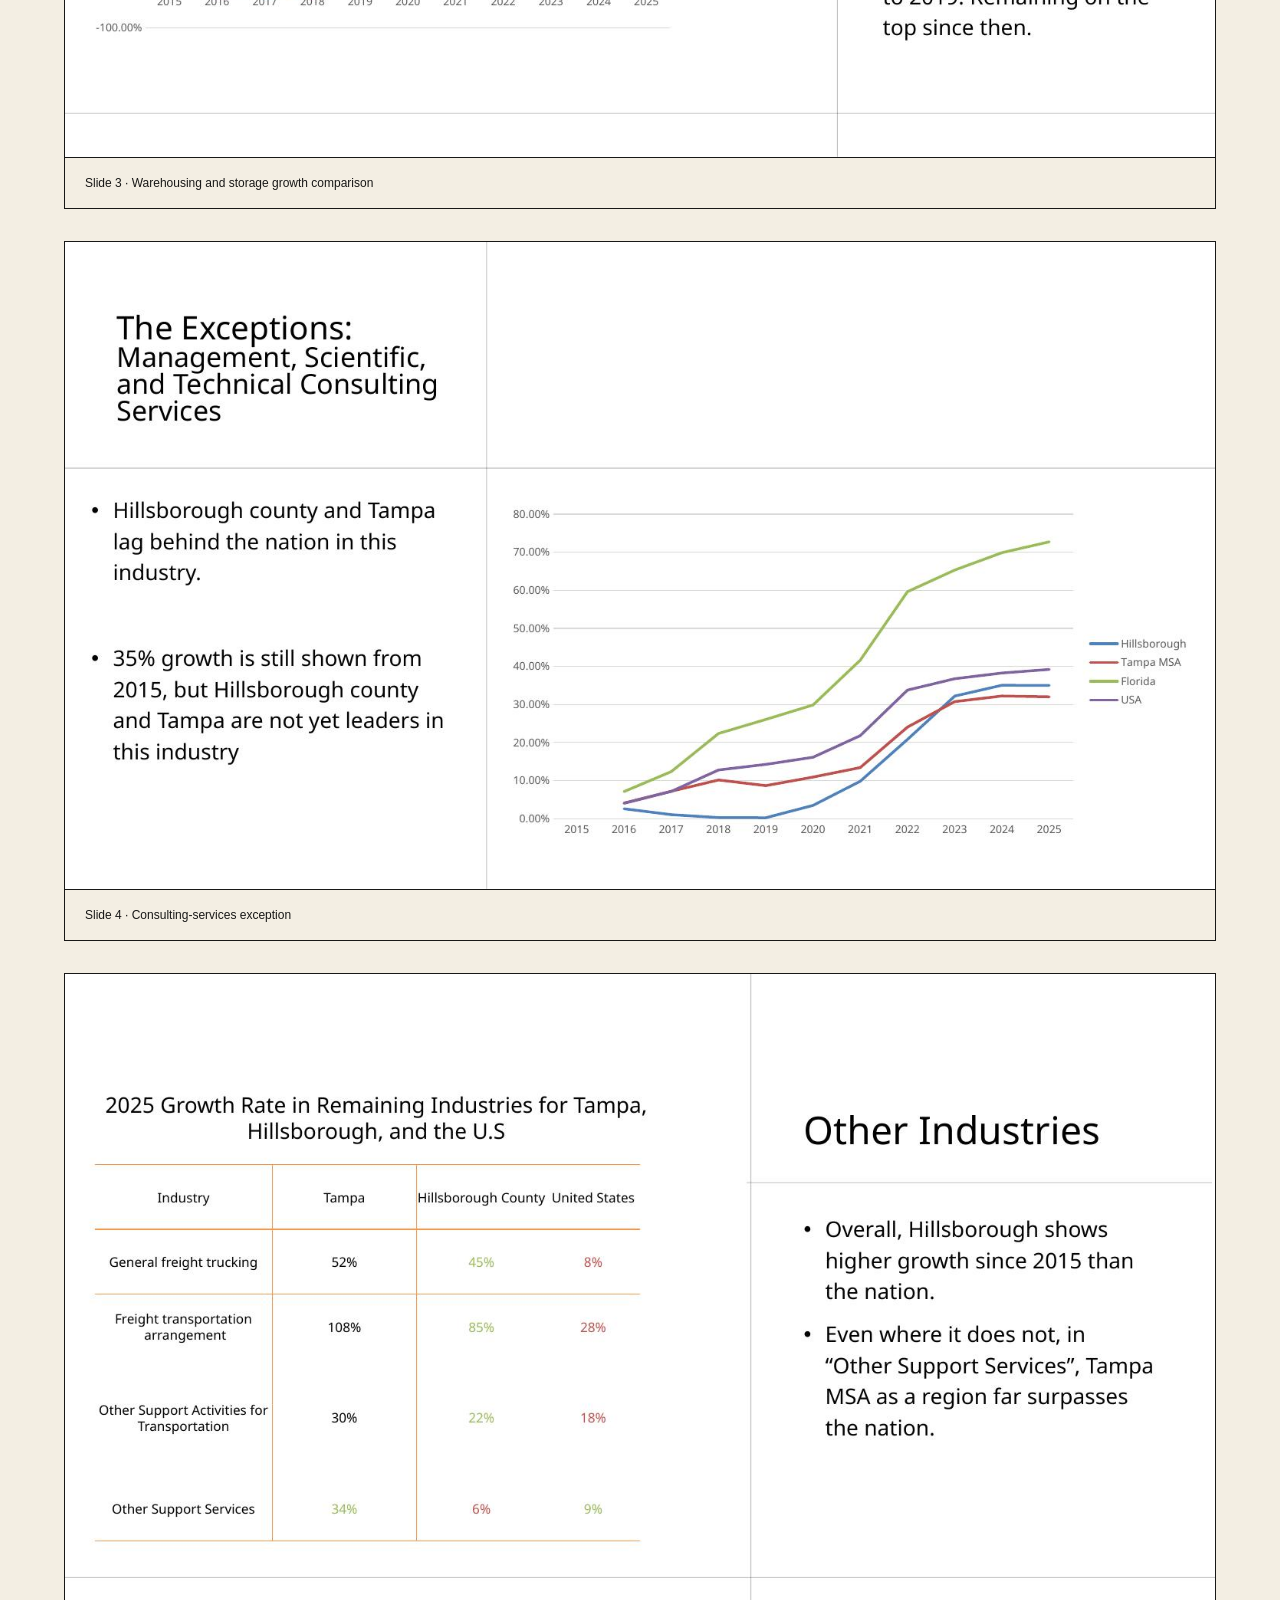
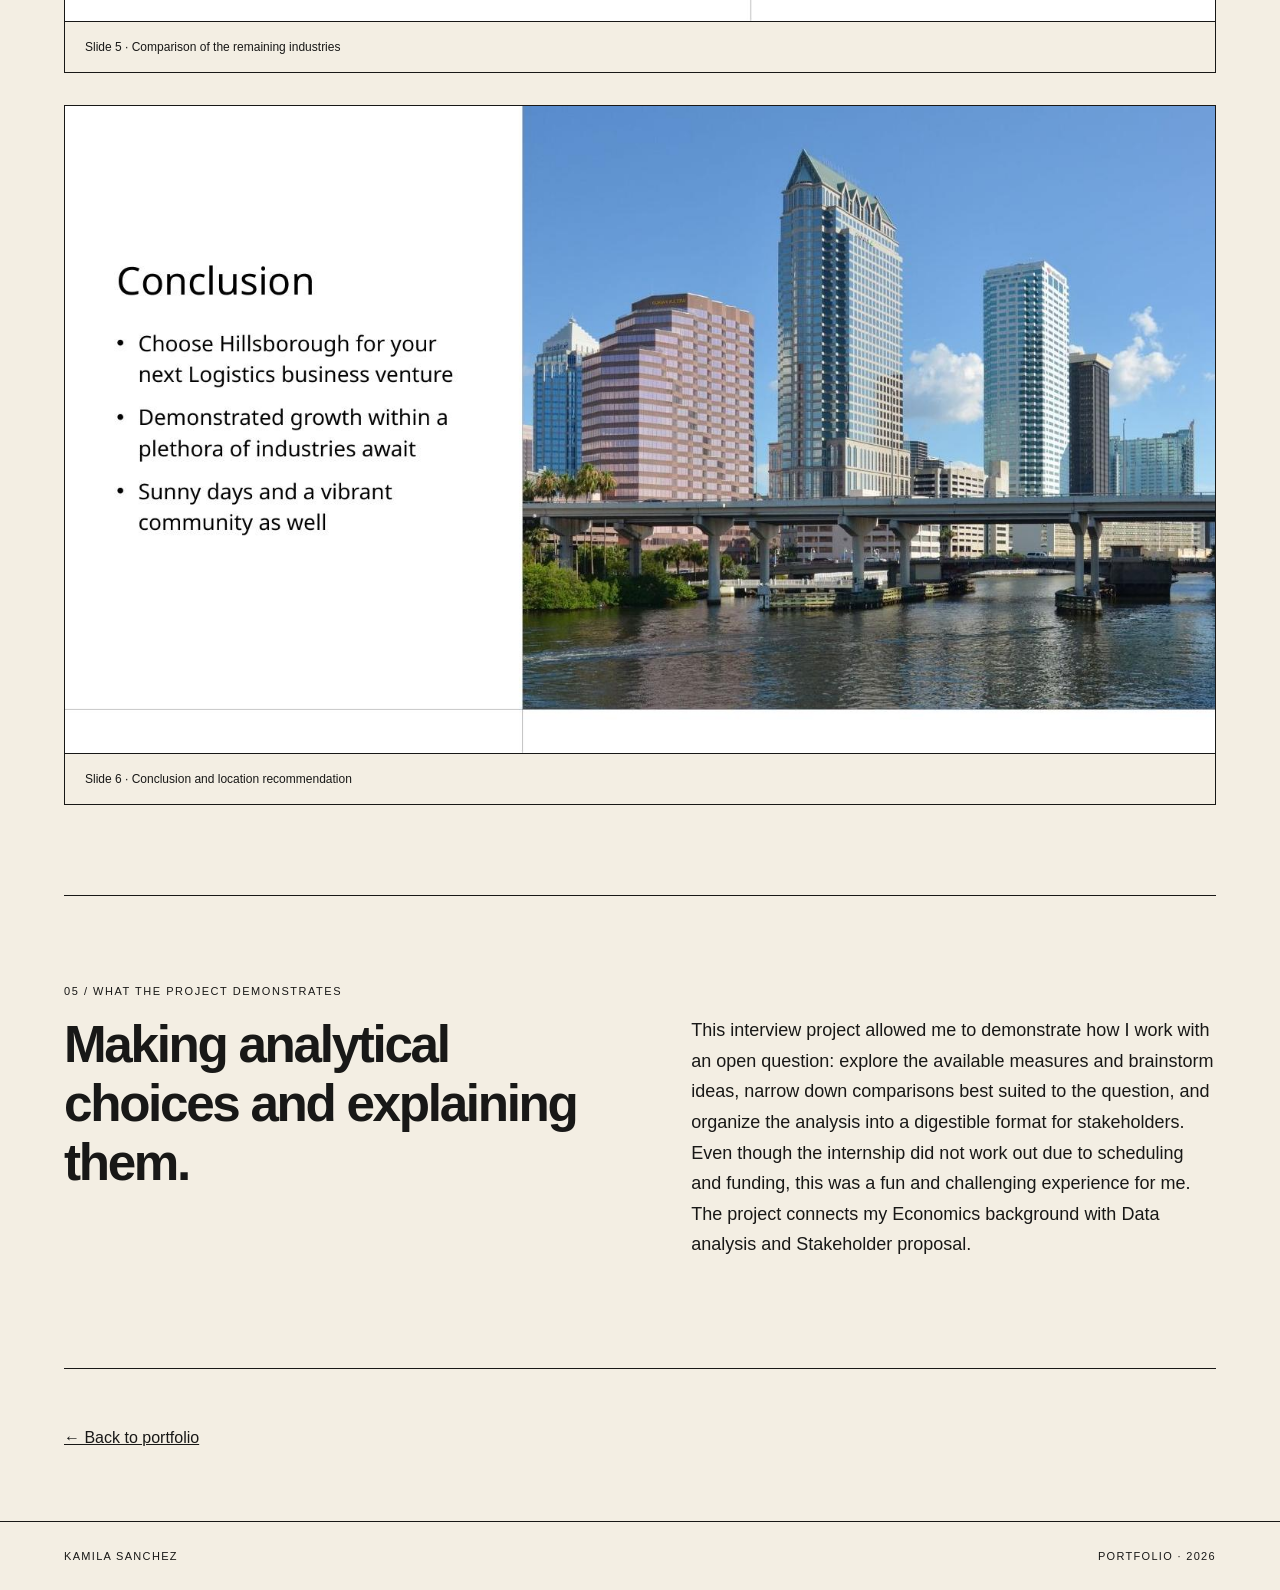
<file: tampa-edc.html>
<!doctype html>
<html lang="en"><head><meta charset="utf-8"><meta name="viewport" content="width=device-width,initial-scale=1"><meta name="description" content="Kamila Sanchez's Tampa Bay EDC project comparing distribution and logistics employment growth and regional specialization in Hillsborough County, Tampa MSA, Florida, and the United States."><title>Tampa EDC Distribution &amp; Logistics | Kamila Sanchez</title><link rel="stylesheet" href="styles.css">
<style>.edc-slides{display:grid;gap:32px;margin-top:36px}.edc-slides figure{margin:0;border:1px solid var(--ink);background:#fff}.edc-slides img{display:block;width:100%;height:auto}.edc-slides figcaption{padding:16px 20px;border-top:1px solid var(--ink);font-size:12px;line-height:1.5;background:var(--bg)}.edc-slides a:focus-visible{display:block;outline:3px solid var(--ink);outline-offset:4px}</style></head><body>
<header><a class="brand" href="index.html">KAMILA SANCHEZ</a><nav><a href="index.html#work">Projects</a><a href="index.html#about">About</a><a href="index.html#contact">Contact</a></nav></header>
<main class="case"><a class="back" href="index.html#work">← All projects</a>
<section class="case-hero"><div class="eyebrow"> INTERVIEW CHALLENGE · ECONOMIC ANALYSIS PROJECT</div><h1>Distribution<br>&amp; Logistics</h1><p class="case-lead">An interview project exploring how to turn regional employment data into an evidence-based location argument, from Excel analysis to a final investor-focused presentation.</p><div class="case-meta"><span>EXCEL</span><span>2015–2025 INDUSTRY COMPARISON</span><span>LOCATION QUOTIENTS</span><span>ECONOMIC DEVELOPMENT</span></div></section>
<section class="case-grid"><div><div class="eyebrow">01 / RESEARCH QUESTION</div><h2>Why should Investors locate in Tampa or Hillsborough?</h2></div><p>As a part of an interview process, I was given a small data set on Distribution & Logistics Industry, Occupational, and Establishment counts across Hillsborough County, Tampa MSA, Florida, and the United States from 2015-2025. I was prompted with coming up with my own analysis using any combination of this data as to why an investor may choose to locate in Tampa Bay or Hillsborough. I was also prompted to use any data visualization tool to support my analysis.</p></section>

<section class="case-panel"><div class="eyebrow">02 / EXPLORING DIFFERENT MEASURES</div><h2>Choosing comparisons that answered different questions.</h2><p class="case-note">My Excel workbook includes several exploratory views. Each offered a different perspective on the region and helped me think through which measures would be most useful for the final story.</p><div class="analysis-list"><div><b>Jobs per establishment</b><p>I brought employment and establishment counts together to compare average jobs per business. This gave me a way to explore business scale alongside the overall size of an industry.</p></div><div><b>Occupation comparisons</b><p>I organized occupation employment by region and year and used a pivot table and chart to explore the workforce mix. This helped me consider the types of work represented in the dataset alongside its industry categories.</p></div><div><b>Industry location quotients</b><p>I compared each industry’s share of regional employment with its share of national employment. This let me examine specialization while accounting for the different sizes of the regional economies.</p></div><div><b>Occupation location quotients</b><p>I applied the same share-based comparison to occupations. Keeping the industry and occupation views separate helped me distinguish the businesses located in a region from the kinds of work people perform.</p></div></div></section>
<section class="case-grid"><div><div class="eyebrow">03 / DEVELOPING THE GROWTH COMPARISON</div><h2>Using a common starting point to compare change.</h2></div><p>For the presentation, I focused on how industry employment changed from the same starting year. I organized the industry data by description, geography, employment, and year, then used an Excel pivot table and line chart to compare percentage change from the baseline. This made it possible to compare the regions’ growth trajectories despite their different employment totals. Keeping the baseline fixed also matched my question about growth over several years.</p></section>

<section class="case-panel" id="presentation"><div class="eyebrow">04 / FINAL PRESENTATION</div><h2>The findings, as I presented them.</h2><p class="case-note">This is the finalized interview presentation. Its original charts, numerical findings, and conclusion are shown below.</p><a class="doc-open" href="assets/tampa-edc/presentation.pdf" target="_blank" rel="noopener">Open the full presentation PDF ↗</a><div class="edc-slides">
<figure><a href="assets/tampa-edc/slide-1.jpg" target="_blank" rel="noopener" aria-label="Open slide 1: Title and project focus"><img src="assets/tampa-edc/slide-1.jpg" width="1500" height="844" alt="Slide 1: Title and project focus" loading="lazy"></a><figcaption>Slide 1 · Title and project focus</figcaption></figure>
<figure><a href="assets/tampa-edc/slide-2.jpg" target="_blank" rel="noopener" aria-label="Open slide 2: Overall regional growth comparison"><img src="assets/tampa-edc/slide-2.jpg" width="1500" height="844" alt="Slide 2: Overall regional growth comparison" loading="lazy"></a><figcaption>Slide 2 · Overall regional growth comparison</figcaption></figure>
<figure><a href="assets/tampa-edc/slide-3.jpg" target="_blank" rel="noopener" aria-label="Open slide 3: Warehousing and storage growth comparison"><img src="assets/tampa-edc/slide-3.jpg" width="1500" height="844" alt="Slide 3: Warehousing and storage growth comparison" loading="lazy"></a><figcaption>Slide 3 · Warehousing and storage growth comparison</figcaption></figure>
<figure><a href="assets/tampa-edc/slide-4.jpg" target="_blank" rel="noopener" aria-label="Open slide 4: Consulting-services exception"><img src="assets/tampa-edc/slide-4.jpg" width="1500" height="844" alt="Slide 4: Consulting-services exception" loading="lazy"></a><figcaption>Slide 4 · Consulting-services exception</figcaption></figure>
<figure><a href="assets/tampa-edc/slide-5.jpg" target="_blank" rel="noopener" aria-label="Open slide 5: Comparison of the remaining industries"><img src="assets/tampa-edc/slide-5.jpg" width="1500" height="844" alt="Slide 5: Comparison of the remaining industries" loading="lazy"></a><figcaption>Slide 5 · Comparison of the remaining industries</figcaption></figure>
<figure><a href="assets/tampa-edc/slide-6.jpg" target="_blank" rel="noopener" aria-label="Open slide 6: Conclusion and location recommendation"><img src="assets/tampa-edc/slide-6.jpg" width="1500" height="844" alt="Slide 6: Conclusion and location recommendation" loading="lazy"></a><figcaption>Slide 6 · Conclusion and location recommendation</figcaption></figure>
</div></section>
<section class="case-grid"><div><div class="eyebrow">05 / WHAT THE PROJECT DEMONSTRATES</div><h2>Making analytical choices and explaining them.</h2></div><p>This interview project allowed me to demonstrate how I work with an open question: explore the available measures and brainstorm ideas, narrow down comparisons best suited to the question, and organize the analysis into a digestible format for stakeholders. Even though the internship did not work out due to scheduling and funding, this was a fun and challenging experience for me. The project connects my Economics background with Data analysis and Stakeholder proposal.</p></section>
<div class="case-next"><a href="index.html#work">← Back to portfolio</a></div></main><footer><span>KAMILA SANCHEZ</span><span>PORTFOLIO · 2026</span></footer></body></html>
</file>
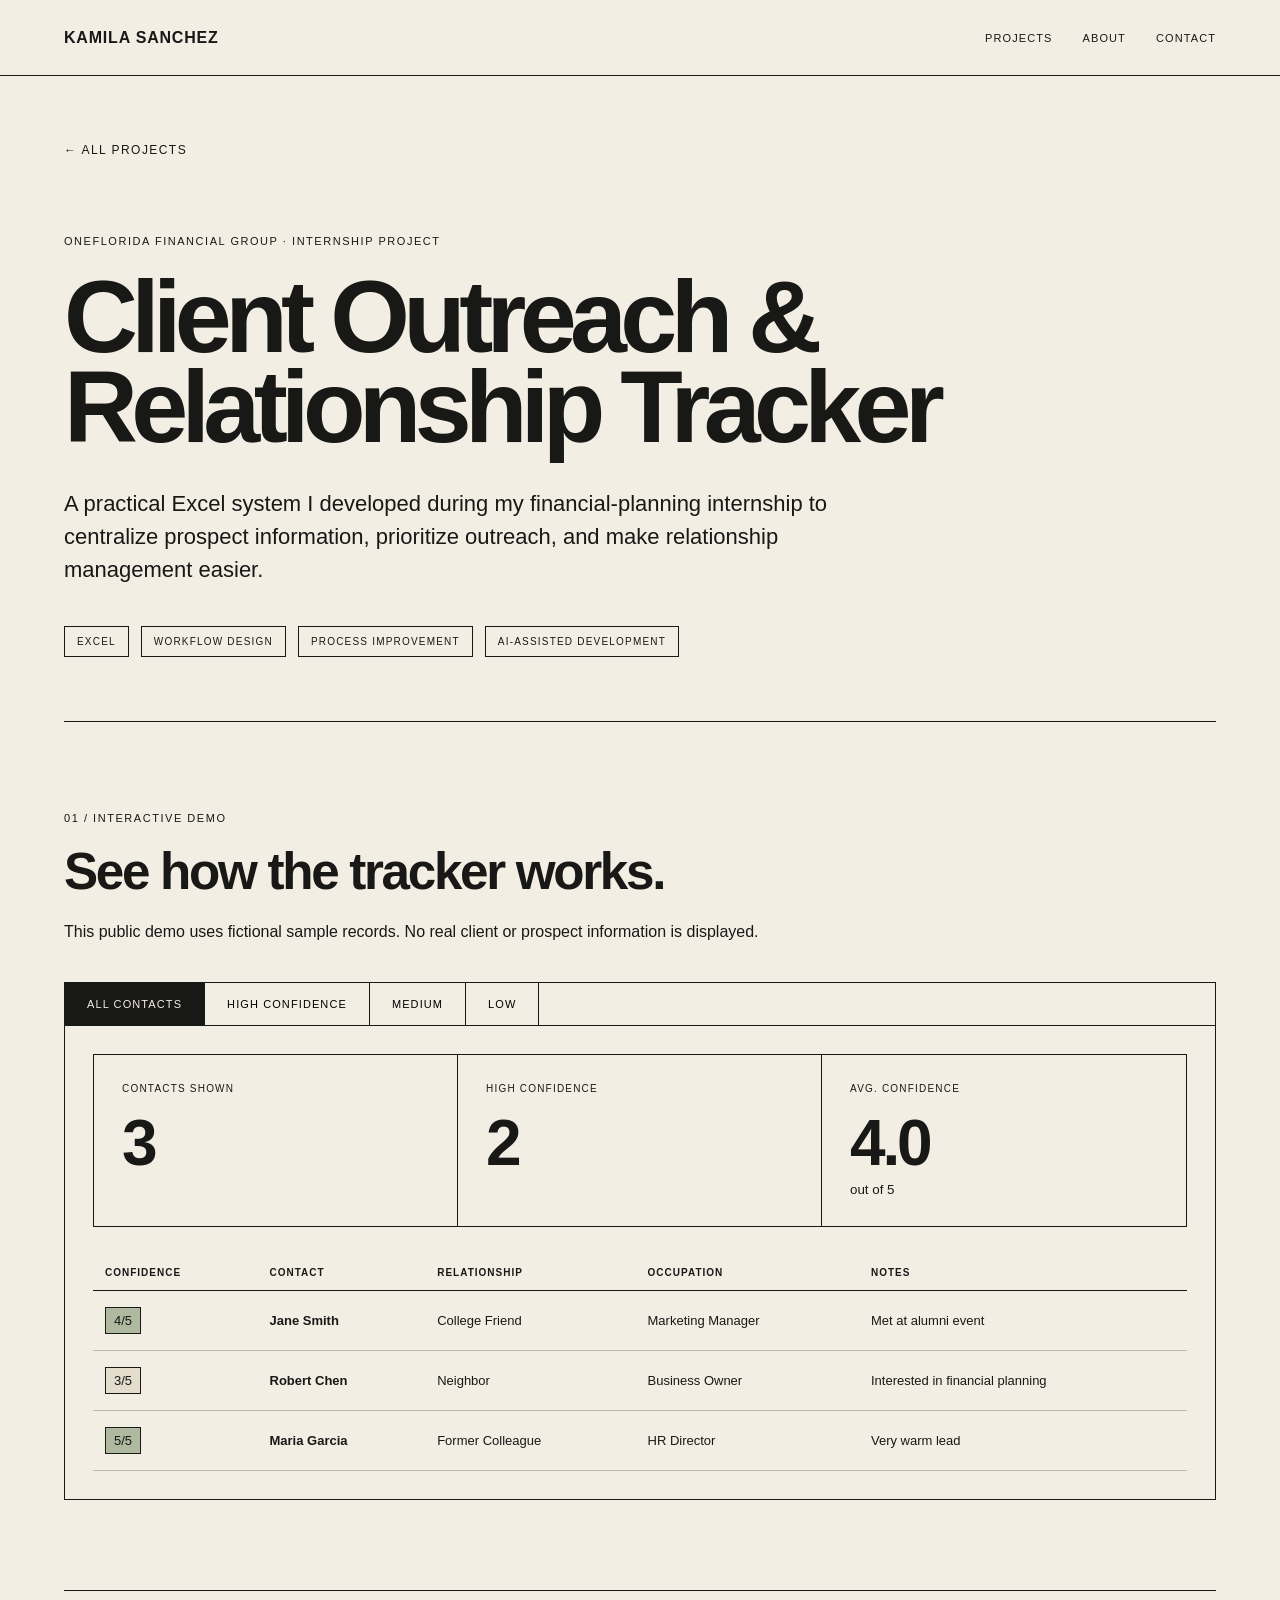
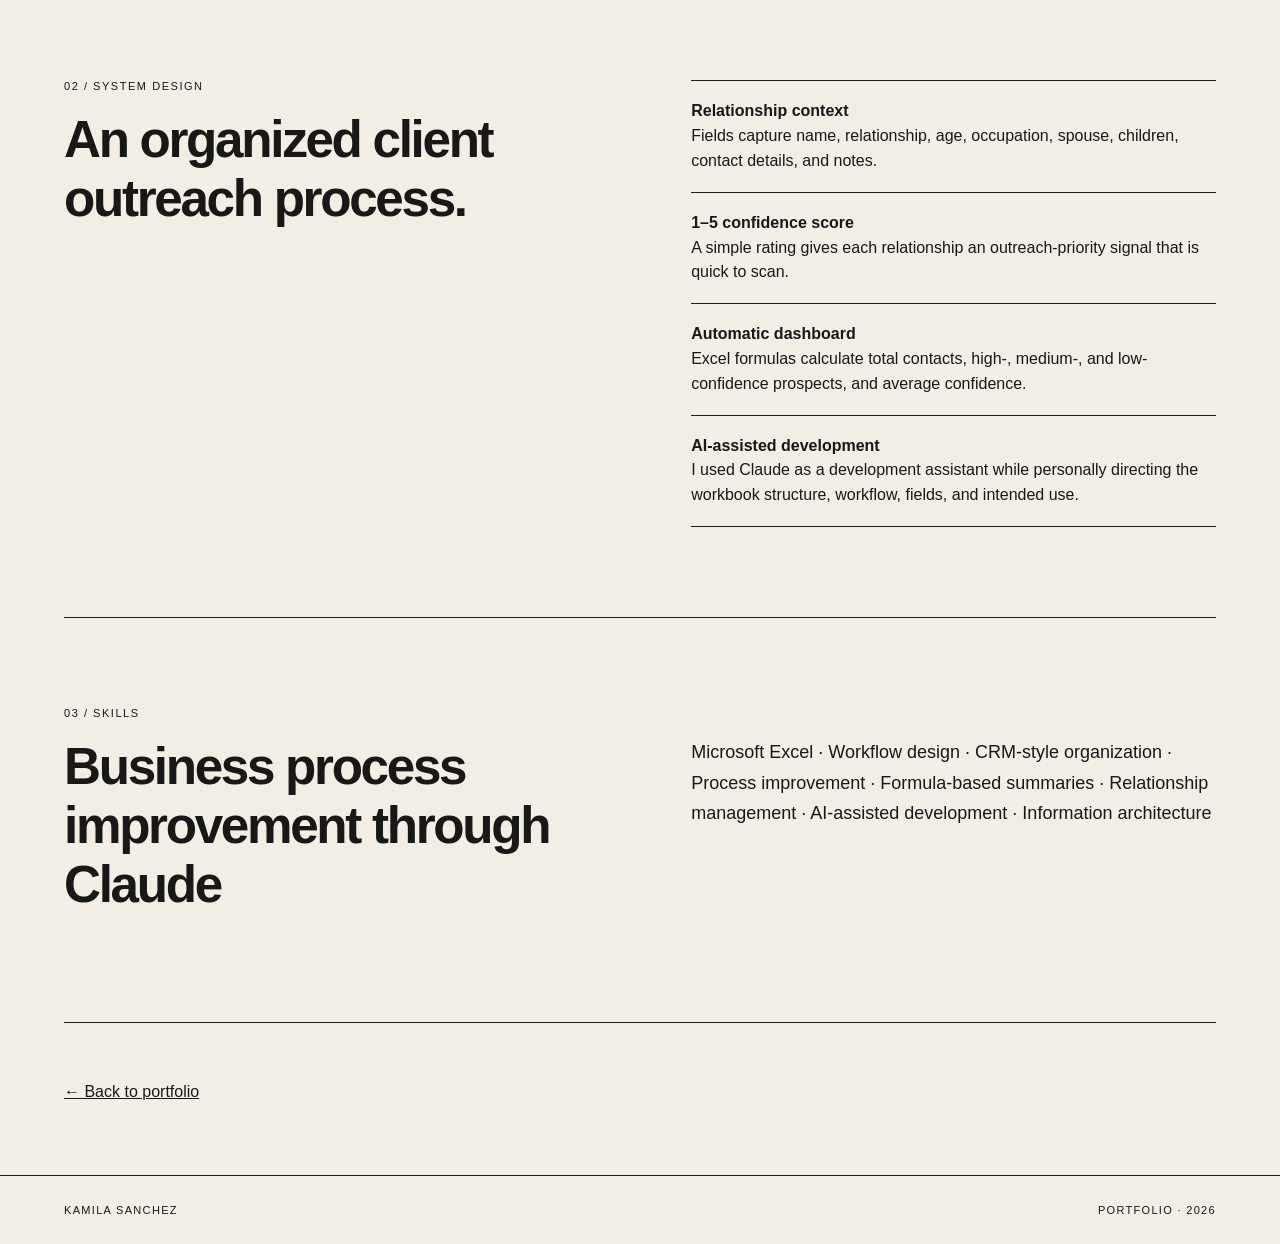
<file: tracker.html>
<!doctype html><html lang="en"><head><meta charset="utf-8"><meta name="viewport" content="width=device-width,initial-scale=1"><title>Client Outreach Tracker | Kamila Sanchez</title><link rel="stylesheet" href="styles.css"></head><body><header><a class="brand" href="index.html">KAMILA SANCHEZ</a><nav><a href="index.html#work">Projects</a><a href="index.html#about">About</a><a href="index.html#contact">Contact</a></nav></header><main class="case"><a class="back" href="index.html#work">← All projects</a><section class="case-hero"><div class="eyebrow">ONEFLORIDA FINANCIAL GROUP · INTERNSHIP PROJECT</div><h1>Client Outreach &amp;<br>Relationship Tracker</h1><p class="case-lead">A practical Excel system I developed during my financial-planning internship to centralize prospect information, prioritize outreach, and make relationship management easier.</p><div class="case-meta"><span>EXCEL</span><span>WORKFLOW DESIGN</span><span>PROCESS IMPROVEMENT</span><span>AI-ASSISTED DEVELOPMENT</span></div></section><section class="case-panel"><div class="eyebrow">01 / INTERACTIVE DEMO</div><h2>See how the tracker works.</h2><p class="case-note">This public demo uses fictional sample records. No real client or prospect information is displayed.</p><div class="tracker-demo"><div class="tracker-controls"><button class="dash-tab active" data-filter="all">All contacts</button><button class="dash-tab" data-filter="high">High confidence</button><button class="dash-tab" data-filter="medium">Medium</button><button class="dash-tab" data-filter="low">Low</button></div><div id="trackerKpis"></div><div class="tracker-table-wrap"><table class="tracker-table"><thead><tr><th>Confidence</th><th>Contact</th><th>Relationship</th><th>Occupation</th><th>Notes</th></tr></thead><tbody id="trackerRows"></tbody></table></div></div></section><section class="case-grid"><div><div class="eyebrow">02 / SYSTEM DESIGN</div><h2>An organized client outreach process.</h2></div><div class="method-steps"><p><b>Relationship context</b><br>Fields capture name, relationship, age, occupation, spouse, children, contact details, and notes.</p><p><b>1–5 confidence score</b><br>A simple rating gives each relationship an outreach-priority signal that is quick to scan.</p><p><b>Automatic dashboard</b><br>Excel formulas calculate total contacts, high-, medium-, and low-confidence prospects, and average confidence.</p><p><b>AI-assisted development</b><br>I used Claude as a development assistant while personally directing the workbook structure, workflow, fields, and intended use.</p></div></section><section class="case-grid"><div><div class="eyebrow">03 / SKILLS</div><h2>Business process improvement through Claude</h2></div><p>Microsoft Excel · Workflow design · CRM-style organization · Process improvement · Formula-based summaries · Relationship management · AI-assisted development · Information architecture</p></section><div class="case-next"><a href="index.html#work">← Back to portfolio</a></div></main><footer><span>KAMILA SANCHEZ</span><span>PORTFOLIO · 2026</span></footer><script src="tracker.js"></script></body></html>
</file>
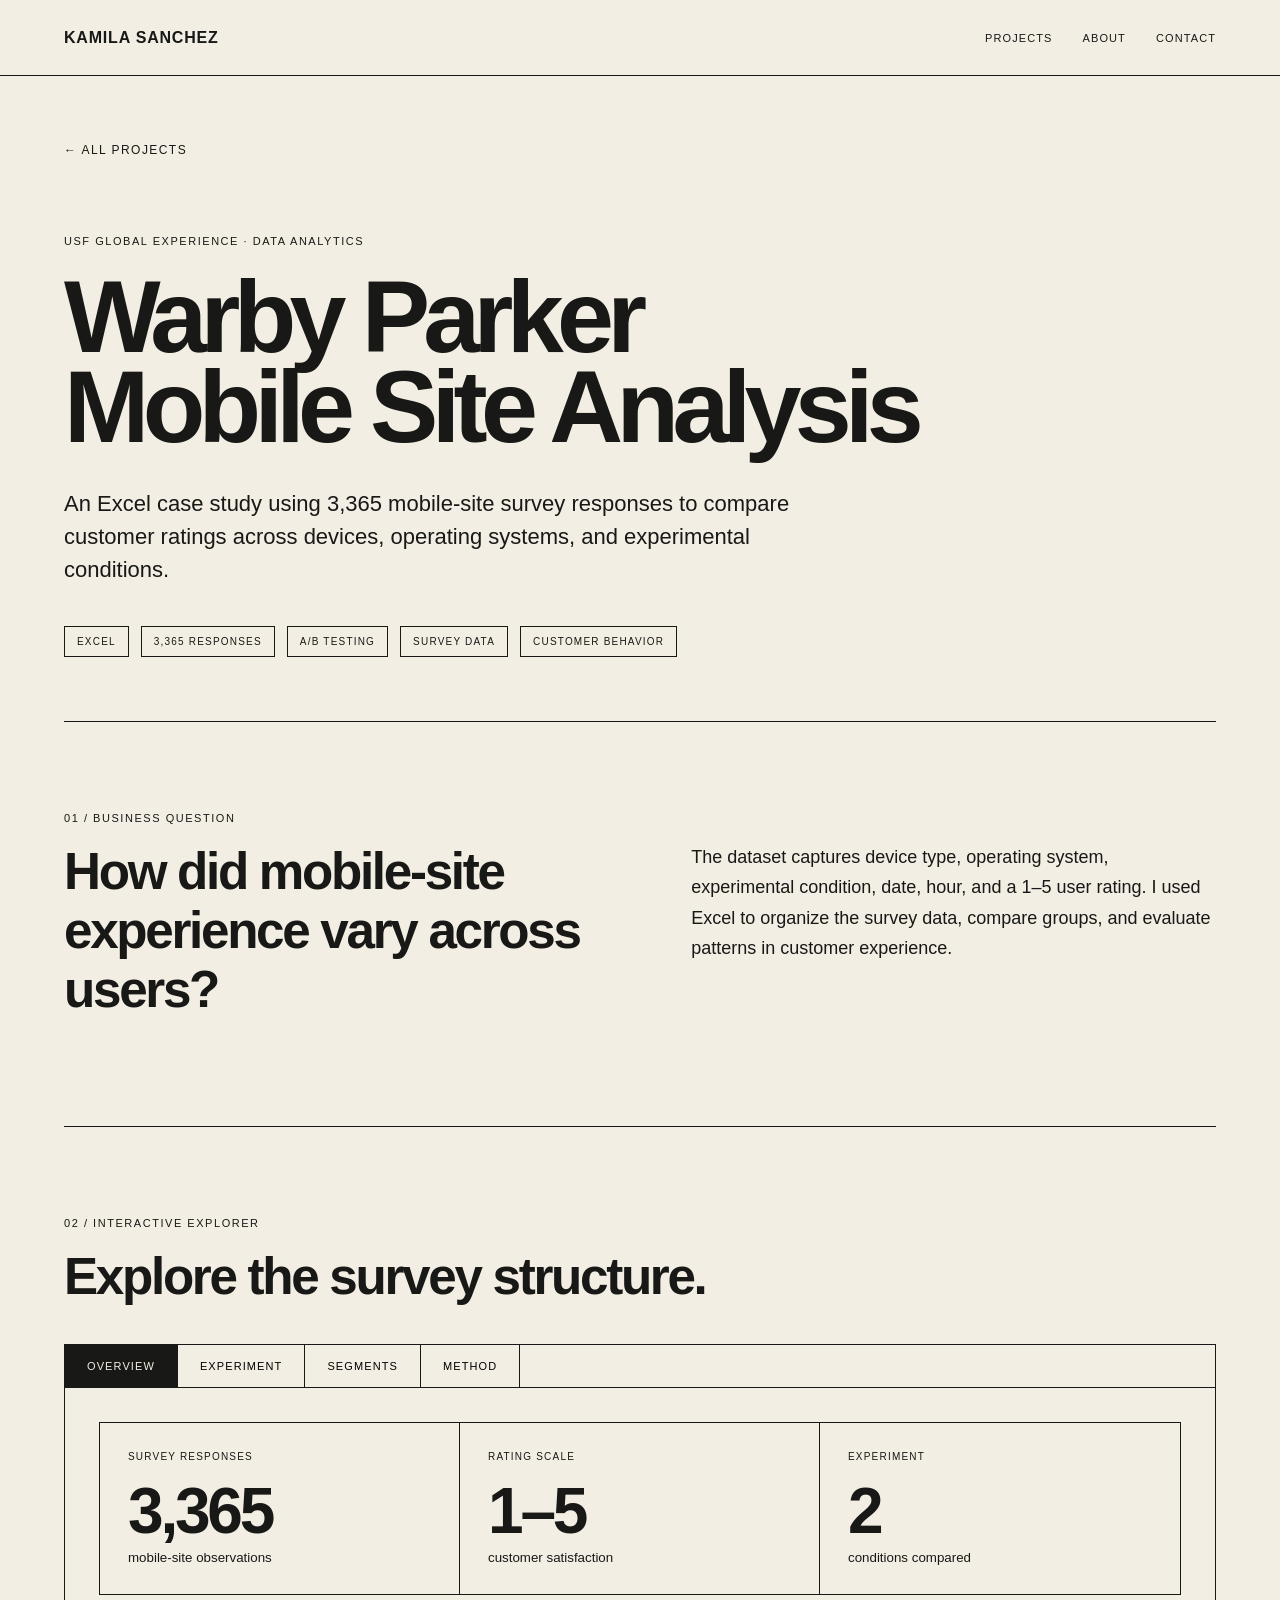
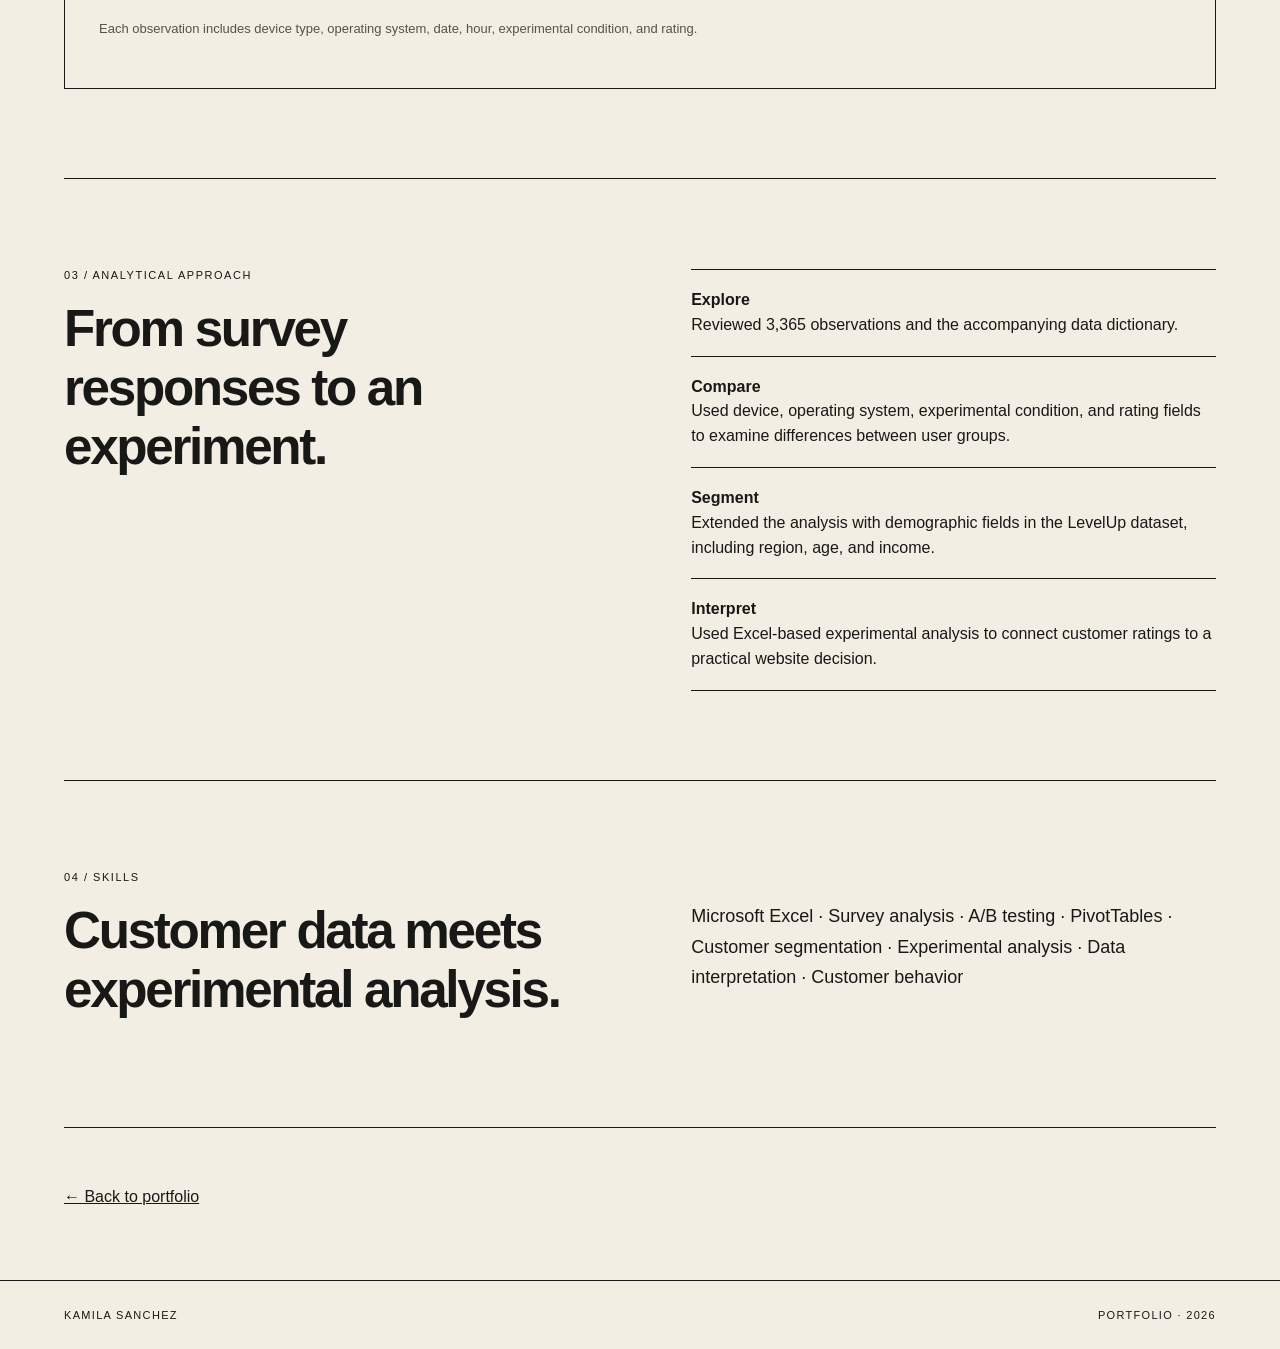
<file: warby.html>
<!doctype html><html lang="en"><head><meta charset="utf-8"><meta name="viewport" content="width=device-width,initial-scale=1"><title>Warby Parker Analysis | Kamila Sanchez</title><link rel="stylesheet" href="styles.css"></head><body><header><a class="brand" href="index.html">KAMILA SANCHEZ</a><nav><a href="index.html#work">Projects</a><a href="index.html#about">About</a><a href="index.html#contact">Contact</a></nav></header><main class="case"><a class="back" href="index.html#work">← All projects</a><section class="case-hero"><div class="eyebrow">USF GLOBAL EXPERIENCE · DATA ANALYTICS</div><h1>Warby Parker<br>Mobile Site Analysis</h1><p class="case-lead">An Excel case study using 3,365 mobile-site survey responses to compare customer ratings across devices, operating systems, and experimental conditions.</p><div class="case-meta"><span>EXCEL</span><span>3,365 RESPONSES</span><span>A/B TESTING</span><span>SURVEY DATA</span><span>CUSTOMER BEHAVIOR</span></div></section><section class="case-grid"><div><div class="eyebrow">01 / BUSINESS QUESTION</div><h2>How did mobile-site experience vary across users?</h2></div><p>The dataset captures device type, operating system, experimental condition, date, hour, and a 1–5 user rating. I used Excel to organize the survey data, compare groups, and evaluate patterns in customer experience.</p></section><section class="case-panel"><div class="eyebrow">02 / INTERACTIVE EXPLORER</div><h2>Explore the survey structure.</h2><div class="warby-dashboard"><div class="dash-tabs"><button class="dash-tab active" data-w="overview">Overview</button><button class="dash-tab" data-w="experiment">Experiment</button><button class="dash-tab" data-w="segments">Segments</button><button class="dash-tab" data-w="method">Method</button></div><div id="warbyViz" class="dash-body"></div></div></section><section class="case-grid"><div><div class="eyebrow">03 / ANALYTICAL APPROACH</div><h2>From survey responses to an experiment.</h2></div><div class="method-steps"><p><b>Explore</b><br>Reviewed 3,365 observations and the accompanying data dictionary.</p><p><b>Compare</b><br>Used device, operating system, experimental condition, and rating fields to examine differences between user groups.</p><p><b>Segment</b><br>Extended the analysis with demographic fields in the LevelUp dataset, including region, age, and income.</p><p><b>Interpret</b><br>Used Excel-based experimental analysis to connect customer ratings to a practical website decision.</p></div></section><section class="case-grid"><div><div class="eyebrow">04 / SKILLS</div><h2>Customer data meets experimental analysis.</h2></div><p>Microsoft Excel · Survey analysis · A/B testing · PivotTables · Customer segmentation · Experimental analysis · Data interpretation · Customer behavior</p></section><div class="case-next"><a href="index.html#work">← Back to portfolio</a></div></main><footer><span>KAMILA SANCHEZ</span><span>PORTFOLIO · 2026</span></footer><script src="warby.js"></script></body></html>
</file>
<file: styles.css>
:root{--bg:#f3eee3;--ink:#181817;--olive:#777a55;--sage:#aeb9a0;--clay:#c57e5c;--rose:#b96058;--cream:#e4ddcd}*{box-sizing:border-box}html{scroll-behavior:smooth}body{margin:0;background:var(--bg);color:var(--ink);font-family:Arial,Helvetica,sans-serif}a{color:inherit;text-decoration:none}header{height:76px;border-bottom:1px solid;display:flex;align-items:center;justify-content:space-between;padding:0 5vw;position:sticky;top:0;background:#f3eee3f5;z-index:5}.brand{font-weight:800;letter-spacing:.05em}nav{display:flex;gap:30px;text-transform:uppercase;font-size:11px;letter-spacing:.1em}.hero{padding:8vw 5vw 6vw;border-bottom:1px solid}.eyebrow,em{font-size:11px;letter-spacing:.14em;text-transform:uppercase;font-style:normal}.hero h1{font-size:clamp(58px,9vw,140px);line-height:.84;letter-spacing:-.07em;margin:30px 0 50px}.hero h1 span{font-weight:400}.hero-foot{display:grid;grid-template-columns:1fr 1fr;align-items:end}.hero-foot p{max-width:470px;font-size:18px;line-height:1.5}.hero-foot i{justify-self:end;width:150px;height:75px;background:var(--clay);border-radius:150px 150px 0 0}.work{padding:0 5vw 7vw}.heading{display:grid;grid-template-columns:65px 1fr;align-items:center;padding:45px 0 18px;border-bottom:1px solid}.heading b{font-size:11px}.heading h2{font-size:clamp(27px,4vw,50px);letter-spacing:-.04em;margin:0}.heading.sub{margin-top:55px}.grid{display:grid;gap:1px;background:var(--ink);border:1px solid;margin-top:20px}.four{grid-template-columns:repeat(4,1fr)}.three{grid-template-columns:repeat(3,1fr)}.card{min-height:350px;padding:20px;background:var(--cream);position:relative;display:flex;flex-direction:column;justify-content:space-between;overflow:hidden}.card.olive{background:var(--olive)}.card.clay{background:var(--clay)}.card.rose{background:var(--rose)}.card.sage{background:var(--sage)}.wide{min-height:285px}.card h3{font-size:24px;line-height:1.06;max-width:280px;margin:8px 0}.card button{position:absolute;right:18px;bottom:18px;border:0;background:none;font-size:25px;cursor:pointer}.art{position:absolute;left:24%;top:24%;width:52%;height:37%;opacity:.9}.bars{background:linear-gradient(90deg,transparent 0 8%,var(--bg) 8% 22%,transparent 22% 30%,var(--bg) 30% 48%,transparent 48% 56%,var(--bg) 56% 78%,transparent 78%)}.ring{border:20px solid var(--bg);border-radius:50%;width:125px;height:125px;left:30%}.slash{border-top:4px solid var(--rose);transform:rotate(-12deg);top:42%}.dots{background:radial-gradient(var(--bg) 3px,transparent 4px);background-size:22px 22px}.flow{border:3px solid;border-radius:80px}.pages{border:3px solid var(--olive);box-shadow:16px 16px 0 -3px var(--cream),16px 16px 0 0 var(--olive)}.steps{background:repeating-linear-gradient(90deg,var(--bg) 0 16%,transparent 16% 21%)}.about,.contact{padding:8vw 5vw;border-top:1px solid}.about{display:grid;grid-template-columns:1fr 1fr;gap:8vw}.about h2,.contact h2{font-size:clamp(40px,6vw,78px);letter-spacing:-.05em;margin:18px 0}.about p{font-size:19px;line-height:1.6;max-width:600px}.links{display:flex;gap:28px;flex-wrap:wrap;text-decoration:underline}footer{padding:28px 5vw;border-top:1px solid;display:flex;justify-content:space-between;font-size:11px;letter-spacing:.12em}dialog{width:min(720px,90vw);border:1px solid;background:var(--bg);padding:50px}dialog::backdrop{background:#0007}.close{position:absolute;right:16px;top:10px;border:0;background:none;font-size:30px}.detail h2{font-size:42px;letter-spacing:-.04em;margin:12px 0}.detail .meta{text-transform:uppercase;letter-spacing:.12em;font-size:11px}.detail p{font-size:17px;line-height:1.6}.detail .note{border-top:1px solid #bdb7aa;padding-top:20px;margin-top:28px;font-size:14px}@media(max-width:900px){.four{grid-template-columns:repeat(2,1fr)}.three{grid-template-columns:1fr}.hero-foot,.about{grid-template-columns:1fr}.hero-foot i{margin-top:30px}}@media(max-width:560px){nav{gap:10px}.four{grid-template-columns:1fr}.card{min-height:300px}.heading{grid-template-columns:38px 1fr}.hero{padding-top:70px}.hero h1{font-size:56px}}
/* Minimal outlined project cards */
.project-grid,.grid{background:transparent!important;border:0!important;gap:20px!important}
.card,.card.olive,.card.clay,.card.rose,.card.sage,.card.cream{background:transparent!important;border:1px solid var(--ink)!important;min-height:210px!important}
.card.wide,.wide{min-height:210px!important}
.card .art,.art{display:none!important}
.card small,.card .num{display:none!important}
.card em,.card p{opacity:.72}
.card h3{max-width:80%;font-size:22px}

.project-arrow{position:absolute;right:18px;bottom:18px;font-size:25px}
.case{padding:5vw}.back{font-size:12px;text-transform:uppercase;letter-spacing:.12em}.case-hero{padding:6vw 0 5vw;border-bottom:1px solid}.case-hero h1{font-size:clamp(55px,8vw,115px);line-height:.88;letter-spacing:-.065em;margin:25px 0 35px}.case-lead{font-size:22px;line-height:1.5;max-width:780px}.case-meta{display:flex;gap:12px;flex-wrap:wrap;margin-top:40px}.case-meta span{border:1px solid;padding:9px 12px;font-size:10px;letter-spacing:.12em}.case-grid{display:grid;grid-template-columns:1fr 1fr;gap:8vw;padding:7vw 0;border-bottom:1px solid}.case-grid h2,.case-panel h2{font-size:clamp(34px,4vw,58px);letter-spacing:-.045em;margin:18px 0}.case-grid>p{font-size:18px;line-height:1.7;margin-top:30px}.case-panel{padding:7vw 0;border-bottom:1px solid}.analysis-list{display:grid;grid-template-columns:repeat(2,1fr);border-top:1px solid;margin-top:35px}.analysis-list div{padding:30px;border-bottom:1px solid}.analysis-list div:nth-child(odd){border-right:1px solid}.analysis-list b{font-size:22px}.analysis-list p{line-height:1.55}.finding h2{max-width:600px}.view-grid{display:grid;grid-template-columns:repeat(3,1fr);gap:12px;margin:35px 0}.view-grid span{border:1px solid;padding:25px;min-height:90px}.case-note{max-width:760px;line-height:1.6}.case-next{padding:60px 0 10px;text-decoration:underline}@media(max-width:700px){.case-grid{grid-template-columns:1fr}.analysis-list,.view-grid{grid-template-columns:1fr}.analysis-list div:nth-child(odd){border-right:0}}

/* Intel project visualizations */
.viz-stack{display:grid;grid-template-columns:1fr 1fr;gap:28px;margin-top:42px}.viz-stack figure{margin:0;border:1px solid var(--ink);background:#fff}.viz-stack img{display:block;width:100%;height:auto}.viz-stack figcaption{display:flex;justify-content:space-between;gap:20px;padding:18px 20px;border-top:1px solid var(--ink)}.viz-stack figcaption b{font-size:15px}.viz-stack figcaption span{font-size:12px;line-height:1.45;max-width:55%;opacity:.72}.viz-stack figure:first-child,.viz-stack figure:nth-child(2){grid-column:span 2}@media(max-width:700px){.viz-stack{grid-template-columns:1fr}.viz-stack figure:first-child,.viz-stack figure:nth-child(2){grid-column:auto}.viz-stack figcaption{display:block}.viz-stack figcaption span{display:block;max-width:none;margin-top:8px}}

/* Mortgage interactive case study */
.mortgage-dashboard{border:1px solid var(--ink);margin-top:38px}.dash-tabs{display:flex;flex-wrap:wrap;border-bottom:1px solid var(--ink)}.dash-tab{border:0;border-right:1px solid var(--ink);background:transparent;padding:15px 22px;font-size:11px;letter-spacing:.1em;text-transform:uppercase;cursor:pointer}.dash-tab.active{background:var(--ink);color:var(--bg)}.dash-body{padding:34px;min-height:300px}.m-kpis{display:grid;grid-template-columns:repeat(3,1fr);border:1px solid}.m-kpis>div{padding:28px;border-right:1px solid}.m-kpis>div:last-child{border-right:0}.m-kpis span,.m-teststats span{display:block;font-size:10px;letter-spacing:.12em}.m-kpis b{display:block;font-size:clamp(36px,5vw,68px);letter-spacing:-.05em;margin-top:12px}.m-caption{font-size:13px;line-height:1.55;opacity:.72;margin-top:24px}.m-control{text-align:right;margin-bottom:28px;font-size:12px}.m-control select{background:var(--bg);border:1px solid var(--ink);padding:10px;margin-left:8px}.m-row{display:grid;grid-template-columns:minmax(190px,1.2fr) 3fr 70px;align-items:center;gap:16px;margin:17px 0}.m-label span{display:block;font-size:10px;opacity:.6;margin-top:3px}.m-track{height:24px;border:1px solid}.m-track i{display:block;height:100%;background:var(--olive)}.m-row strong{text-align:right}.m-test h3{font-size:30px;letter-spacing:-.03em;margin:8px 0 24px}.m-teststats{display:grid;grid-template-columns:repeat(4,1fr);border:1px solid}.m-teststats>div{padding:22px;border-right:1px solid}.m-teststats>div:last-child{border-right:0}.m-teststats b{display:block;font-size:28px;margin:10px 0 5px}.m-teststats small{opacity:.65}.method-steps p{border-top:1px solid;padding:18px 0;margin:0;line-height:1.55}.method-steps p:last-child{border-bottom:1px solid}@media(max-width:700px){.dash-body{padding:20px}.m-kpis,.m-teststats{grid-template-columns:1fr}.m-kpis>div,.m-teststats>div{border-right:0;border-bottom:1px solid}.m-row{grid-template-columns:1fr 60px}.m-label{grid-column:1/-1}.dash-tab{flex:1 1 50%}.m-control{text-align:left}}

/* Red30 interactive case study */
.red-dashboard{border:1px solid var(--ink);margin-top:38px}.red-kpi{border-bottom:1px solid var(--ink);padding:0 0 28px;margin-bottom:28px}.red-kpi span{font-size:10px;letter-spacing:.12em}.red-kpi b{display:block;font-size:clamp(42px,6vw,76px);letter-spacing:-.05em;margin:8px 0}.red-kpi small{opacity:.65}.red-dashboard .m-track i{background:var(--clay)}

/* Warby Parker case study */
.warby-dashboard{border:1px solid var(--ink);margin-top:38px}.warby-split{display:grid;grid-template-columns:1fr 1fr;border:1px solid var(--ink)}.warby-split>div{padding:30px}.warby-split>div:first-child{border-right:1px solid var(--ink)}.warby-split span{font-size:10px;letter-spacing:.12em}.warby-split b{display:block;font-size:26px;margin:10px 0}.warby-split p{font-size:13px;line-height:1.5;opacity:.7}@media(max-width:700px){.warby-split{grid-template-columns:1fr}.warby-split>div:first-child{border-right:0;border-bottom:1px solid var(--ink)}}

/* Client outreach tracker */
.tracker-demo{border:1px solid var(--ink);margin-top:38px}.tracker-controls{display:flex;flex-wrap:wrap;border-bottom:1px solid var(--ink)}.tracker-demo #trackerKpis{padding:28px 28px 0}.tracker-table-wrap{overflow-x:auto;padding:28px}.tracker-table{width:100%;border-collapse:collapse;min-width:720px}.tracker-table th{text-align:left;font-size:10px;letter-spacing:.1em;text-transform:uppercase;padding:12px;border-bottom:1px solid var(--ink)}.tracker-table td{padding:16px 12px;border-bottom:1px solid rgba(24,24,23,.25);font-size:13px}.confidence{display:inline-block;border:1px solid var(--ink);padding:5px 8px}.c4,.c5{background:var(--sage)}.c3{background:var(--cream)}.c1,.c2{background:var(--clay)}

/* OneFlorida communication case studies */
.doc-grid{display:grid;grid-template-columns:repeat(2,1fr);border:1px solid var(--ink);margin-top:36px}.doc-grid article{padding:24px;border-bottom:1px solid var(--ink)}.doc-grid article:nth-child(odd){border-right:1px solid var(--ink)}.doc-grid b,.roadmap-five b{font-size:11px;letter-spacing:.12em}.doc-grid h3{margin:10px 0 5px}.doc-grid p{font-size:13px;opacity:.7;margin:0}.translation-pairs{display:grid;grid-template-columns:1fr 1fr;border:1px solid var(--ink);margin-top:36px}.translation-pairs>div{padding:28px;border-bottom:1px solid var(--ink)}.translation-pairs>div:nth-child(odd){border-right:1px solid var(--ink)}.translation-pairs span{font-size:10px;letter-spacing:.12em}.translation-pairs b{display:block;font-size:24px;margin:10px 0}.translation-pairs p{margin:0;opacity:.7}.roadmap-five{display:grid;grid-template-columns:repeat(5,1fr);border:1px solid var(--ink);margin-top:36px}.roadmap-five article{padding:24px;border-right:1px solid var(--ink)}.roadmap-five article:last-child{border-right:0}.roadmap-five h3{font-size:18px}.roadmap-five p{font-size:12px;line-height:1.5;opacity:.72}.info-flow{display:flex;align-items:center;justify-content:space-between;gap:12px;margin-top:36px}.info-flow div{border:1px solid var(--ink);padding:20px;flex:1;min-height:90px}.info-flow span{display:block;font-size:10px;letter-spacing:.12em;margin-bottom:12px}.info-flow i{font-style:normal}@media(max-width:800px){.roadmap-five{grid-template-columns:1fr}.roadmap-five article{border-right:0;border-bottom:1px solid var(--ink)}.roadmap-five article:last-child{border-bottom:0}.info-flow{flex-direction:column;align-items:stretch}.info-flow i{text-align:center;transform:rotate(90deg)}}@media(max-width:600px){.doc-grid,.translation-pairs{grid-template-columns:1fr}.doc-grid article:nth-child(odd),.translation-pairs>div:nth-child(odd){border-right:0}}

/* Embedded original portfolio documents */
.pdf-frame{margin-top:28px;border:1px solid var(--ink);background:#fff;height:min(78vh,900px);overflow:hidden}.pdf-frame iframe{width:100%;height:100%;border:0;display:block}.pdf-frame.landscape{height:min(70vh,720px)}.doc-open{display:inline-block;margin-top:14px;border-bottom:1px solid var(--ink);padding-bottom:3px;font-size:12px;letter-spacing:.08em;text-transform:uppercase}.document-showcase{display:grid;gap:50px;margin-top:34px}.document-showcase h3{font-size:24px;margin:0 0 12px}@media(max-width:700px){.pdf-frame{height:600px}.pdf-frame.landscape{height:420px}}

.about-headshot{display:block;width:100%;max-width:380px;height:auto;margin-top:24px;}
</file>
